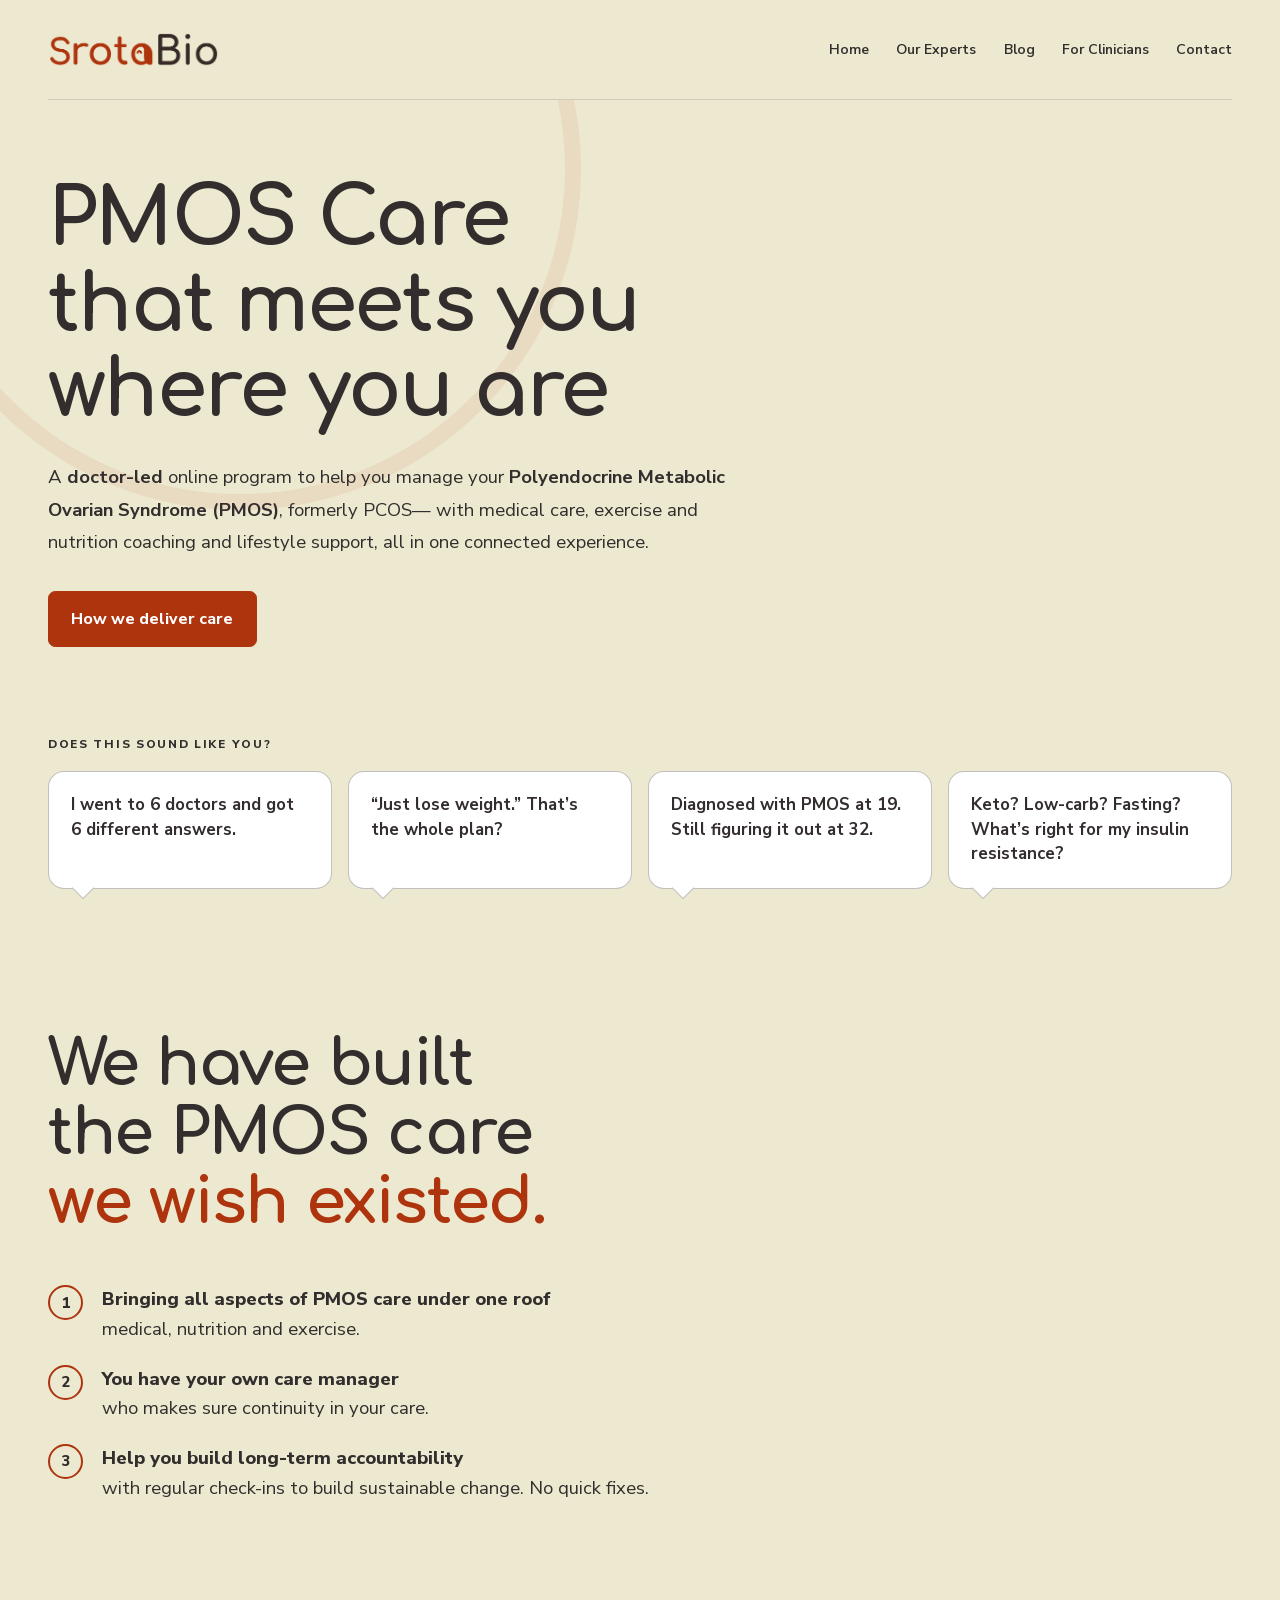
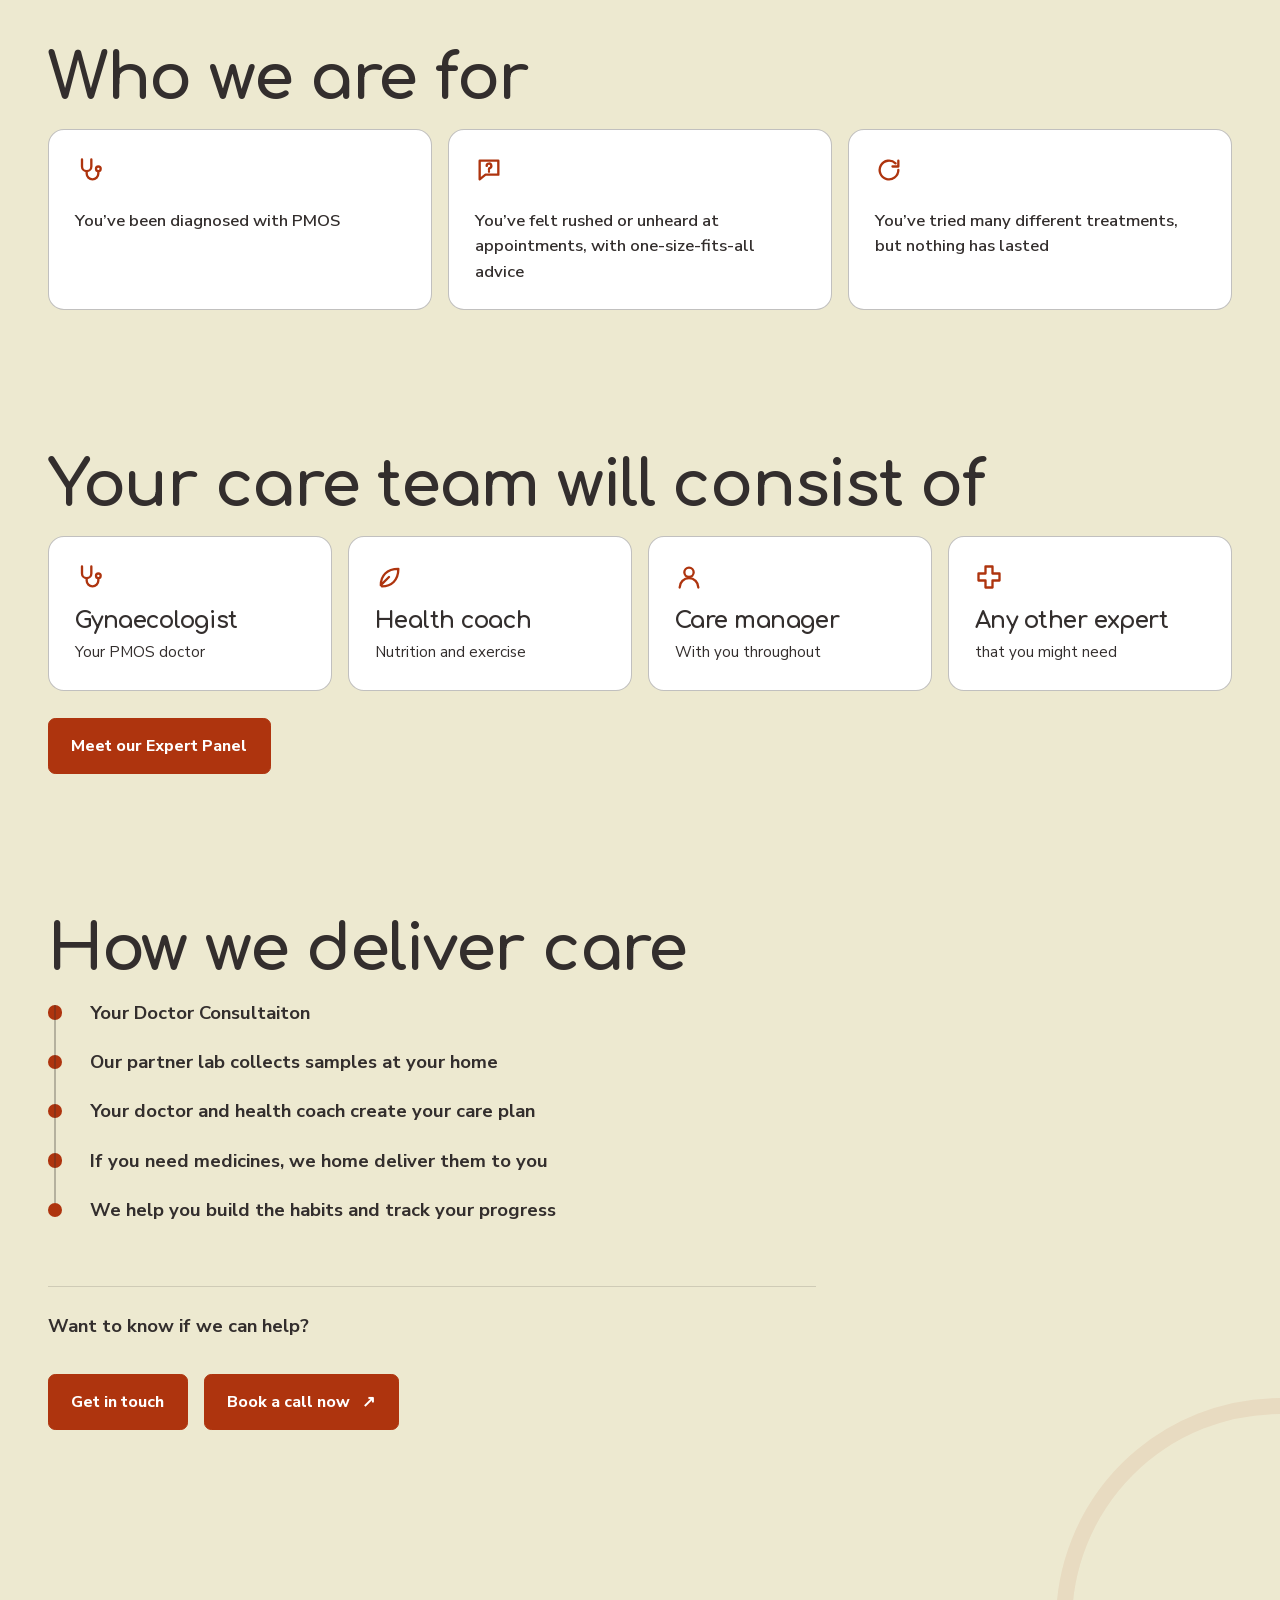
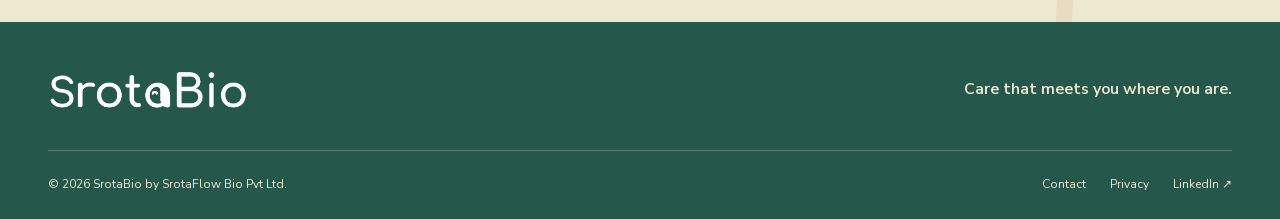
<file: index.html>
<!doctype html>
<html lang="en">
  <head>
    <script async src="https://www.googletagmanager.com/gtm.js?id=GTM-58PBRJK6"></script>
<script>
  window.dataLayer = window.dataLayer || [];
  function gtag(){dataLayer.push(arguments);}
  gtag('js', new Date());
</script>
    <meta charset="utf-8" />
    <meta name="viewport" content="width=device-width, initial-scale=1" />
    <meta
      name="description"
      content="SrotaBio is a clinician-led online care that connects medical guidance, practical lifestyle support and follow-through for women with PMOS."
    />
    <meta name="theme-color" content="#EDE9D0" />
    <meta property="og:title" content="SrotaBio" />
    <meta
      property="og:description"
      content="We meet you where you are. We’re building the PMOS care we wish existed."
    />
    <meta property="og:type" content="website" />
    <title>Online PMOS (PCOS) Care | SrotaBio</title>
    <link rel="canonical" href="https://srotabio.com/" />

    <meta property="og:site_name" content="SrotaBio" />
    <link rel="icon" href="./assets/identity/favicon.png?v=20261113-2" type="image/png" sizes="32x32" />
    <link rel="apple-touch-icon" href="./assets/identity/apple-touch-icon.png?v=20261113-2" />
    <link rel="stylesheet" href="./home.css?v=20261113-3" />
    <script defer src="./site-config.js?v=20261113-4"></script>
    <script defer src="./script.js?v=20261113-4"></script>
  <link rel="stylesheet" href="footer.css?v=20261113-6">
</head>
  <body>
    <a class="skip-link" href="#main-content">Skip to content</a>

    <header class="site-header" aria-label="Primary navigation">
      <a class="brand" href="./" aria-label="SrotaBio home" aria-current="page">
        <img
          class="brand__wordmark"
          src="./assets/identity/srotabio-wordmark-light.png?v=20261113-2"
          alt="SrotaBio"
          width="728"
          height="146"
        />
      </a>
      <button class="menu-toggle" aria-expanded="false" aria-controls="navigation">Menu <span aria-hidden="true">+</span></button>
      <nav class="site-nav" id="navigation" aria-label="Page navigation">
        <a class="site-nav__link" href="./" aria-current="page">Home</a>
        <a class="site-nav__link" href="./experts.html">Our Experts</a>
        <a class="site-nav__link" href="./blog.html">Blog</a>
        <a class="site-nav__link" href="./clinicians.html">For Clinicians</a>
        <a class="site-nav__link" href="./contact.html">Contact</a>
      </nav>
    </header>

    <main id="main-content">
      <section class="hero" id="top">
        <div class="hero__copy">
          <!--<p class="eyebrow">Clinician-led care.</p>-->
          <h1>PMOS Care that meets you where you are</h1>
          <p class="hero__summary">
            A <b>doctor-led</b> online program to help you manage your
            <b>Polyendocrine Metabolic Ovarian Syndrome (PMOS)</b>, formerly PCOS— with medical 
             care, exercise and nutrition coaching and lifestyle support, all in
            one connected experience.
          </p>
          <div class="hero__actions">
            <a class="button" href="#how-we-deliver-care">How we deliver care</a>
          </div>
        </div>
      </section>

      <section class="voices" aria-labelledby="voices-title">
        <p class="eyebrow">Does this sound like you?</p>
        <h2 class="sr-only" id="voices-title">What women with PMOS tell us</h2>
        <ul class="voices__list">
          <li class="voice">I went to 6 doctors and got 6 different answers.</li>
          <li class="voice">“Just lose weight.” That’s the whole plan?</li>
          <li class="voice">Diagnosed with PMOS at 19. Still figuring it out at 32.</li>
          <li class="voice">Keto? Low-carb? Fasting? What’s right for my insulin resistance?</li>
        </ul>
      </section>

      <section class="approach" aria-labelledby="approach-title">
       <!-- <p class="approach__question">So, what are we going to do about it?</p>-->
        <h2 id="approach-title">We have built the PMOS care <span>we wish existed.</span></h2>
        <ol class="approach__list">
          <li>
            <strong>Bringing all aspects of PMOS care under one roof</strong>
            medical, nutrition and exercise.
          </li>
          <li>
            <strong>You have your own care manager</strong>
            who makes sure continuity in your care.
          </li>
          <li>
            <strong>Help you build long-term accountability</strong>
            with regular check-ins to build sustainable change. No quick fixes.
          </li>
        </ol>
      </section>

      <section class="audience" aria-labelledby="audience-title">
        <h2 id="audience-title">Who we are for</h2>
        <ul class="card-grid card-grid--three">
          <li class="info-card">
            <svg class="info-card__icon" viewBox="0 0 24 24" aria-hidden="true"><path d="M6 3v6a4 4 0 0 0 8 0V3M10 13v2a5 5 0 0 0 10 0v-2"/><circle cx="20" cy="11" r="2"/></svg>
            <p>You’ve been diagnosed with PMOS</p>
          </li>
          <li class="info-card">
            <svg class="info-card__icon" viewBox="0 0 24 24" aria-hidden="true"><path d="M4 4h16v12H9l-5 4z"/><path d="M10 8.5a2 2 0 1 1 2.5 1.9c-.4.2-.5.5-.5.9v.4M12 13.5h.01"/></svg>
            <p>You’ve felt rushed or unheard at appointments, with one-size-fits-all advice</p>
          </li>
          <li class="info-card">
            <svg class="info-card__icon" viewBox="0 0 24 24" aria-hidden="true"><path d="M20 12a8 8 0 1 1-2.4-5.7M20 4v5h-5"/></svg>
            <p>You’ve tried many different treatments, but nothing has lasted</p>
          </li>
        </ul>
      </section>

      <section class="care-team" aria-labelledby="care-team-title">
        <h2 id="care-team-title">Your care team will consist of</h2>
        <ul class="card-grid card-grid--four">
          <li class="team-card">
            <svg class="info-card__icon" viewBox="0 0 24 24" aria-hidden="true"><path d="M6 3v6a4 4 0 0 0 8 0V3M10 13v2a5 5 0 0 0 10 0v-2"/><circle cx="20" cy="11" r="2"/></svg>
            <h3>Gynaecologist</h3>
            <p>Your PMOS doctor</p>
          </li>
          <li class="team-card">
            <svg class="info-card__icon" viewBox="0 0 24 24" aria-hidden="true"><path d="M5 19c0-8 5-14 15-14 0 10-6 15-14 15M5 19l7-7"/></svg>
            <h3>Health coach</h3>
            <p>Nutrition and exercise</p>
          </li>
          <li class="team-card">
            <svg class="info-card__icon" viewBox="0 0 24 24" aria-hidden="true"><circle cx="12" cy="8" r="4"/><path d="M4 21a8 8 0 0 1 16 0"/></svg>
            <h3>Care manager</h3>
            <p>With you throughout</p>
          </li>
          <li class="team-card">
            <svg class="info-card__icon" viewBox="0 0 24 24" aria-hidden="true"><path d="M9 3h6v6h6v6h-6v6H9v-6H3V9h6z"/></svg>
            <h3>Any other expert</h3>
            <p>that you might need</p>
          </li>
        </ul>
        <br>
        <div class="hero__actions">
            <a class="button" href="./experts.html#expert-panel">Meet our Expert Panel</a>
          </div>
      </section>

      <section class="delivery" id="how-we-deliver-care" aria-labelledby="delivery-title">
        <h2 id="delivery-title">How we deliver care</h2>
        <ol class="timeline">
          <li>Your Doctor Consultaiton</li>
          <li>Our partner lab collects samples at your home</li>
          <li>Your doctor and health coach create your care plan</li>
          <li>If you need medicines, we home deliver them to you</li>
          <li>We help you build the habits and track your progress</li>
        </ol>
        <p class="delivery__note">
          <strong>Want to know if we can help?</strong>
        </p>
        <div class="delivery__actions">
          <a class="button" href="mailto:contact@srotabio.com">Get in touch</a>
          <span data-book-call hidden>
          <a class="button" href="#" target="_blank" rel="noopener">Book a call now <span aria-hidden="true">↗</span></a>
          </span>
        </div>
      </section>
    </main>

    <footer class="site-footer">
<div class="wrap">
<div class="footer-top"><a class="brand" href="./"><img src="assets/identity/srotabio-wordmark-dark.png?v=20261113-2" width="728" height="146" alt="SrotaBio"></a>
<p>Care that meets you where you are.</p>
</div>
<div class="footer-bottom"><span>© <span id="year">2026</span> SrotaBio <span class="footer-legal">by SrotaFlow Bio Pvt Ltd.</span></span>
<div><a href="contact.html">Contact</a><a href="privacy.html">Privacy</a><a href="https://www.linkedin.com/company/srotabio/">LinkedIn ↗</a>
</div>
</div>
</div>
</footer>
  </body>
</html>
</file>
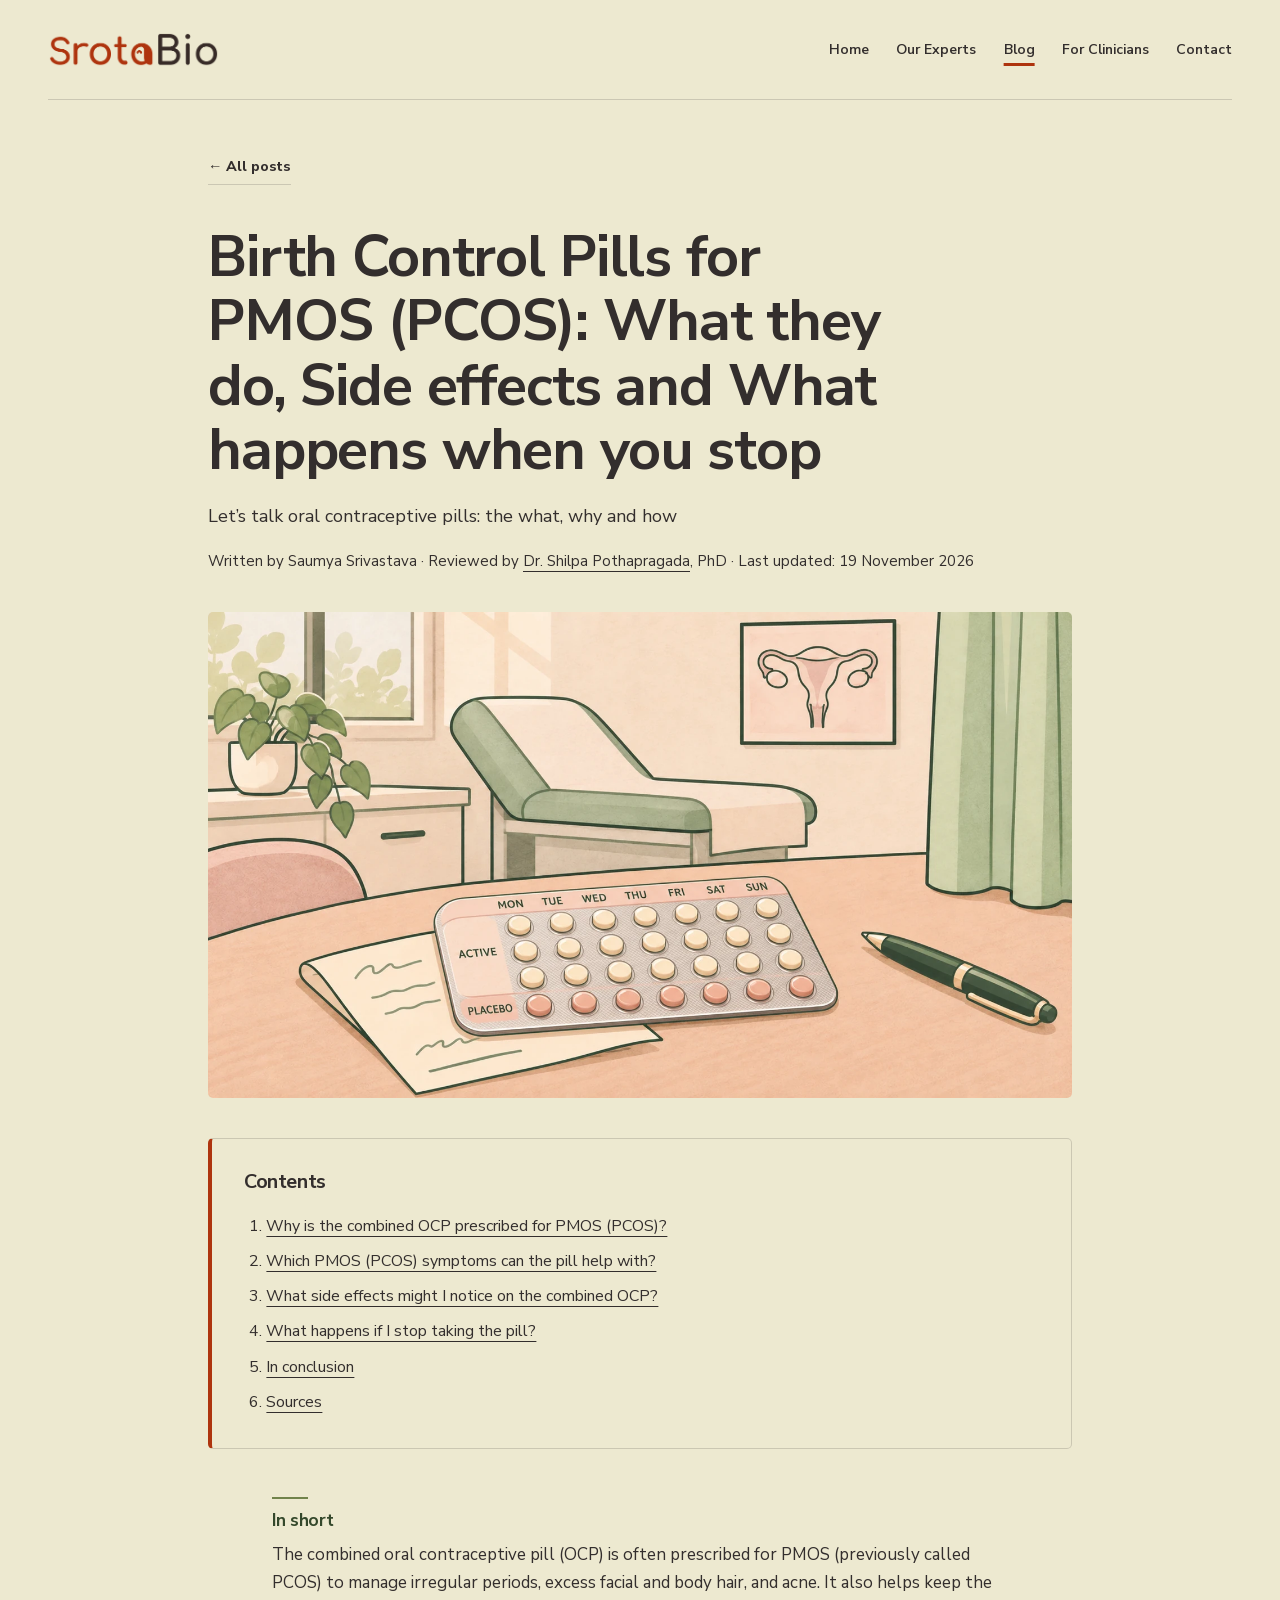
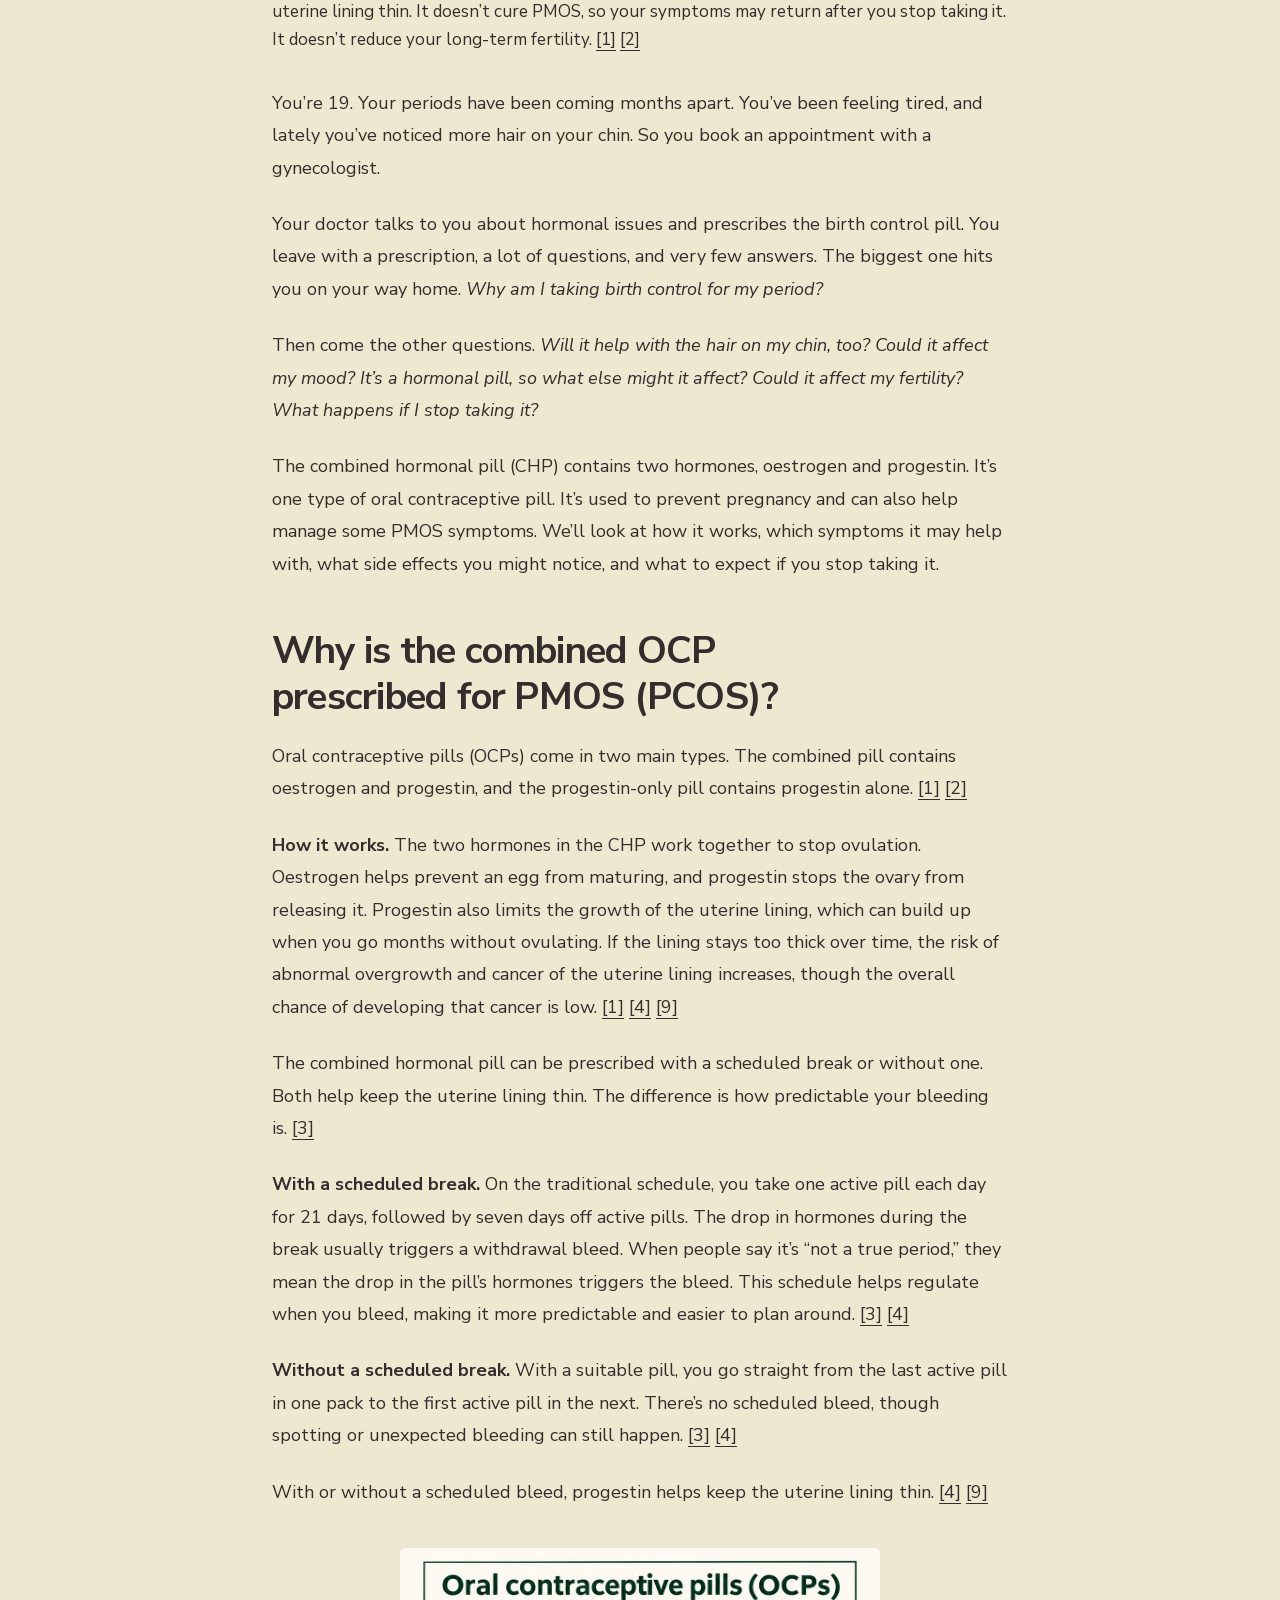
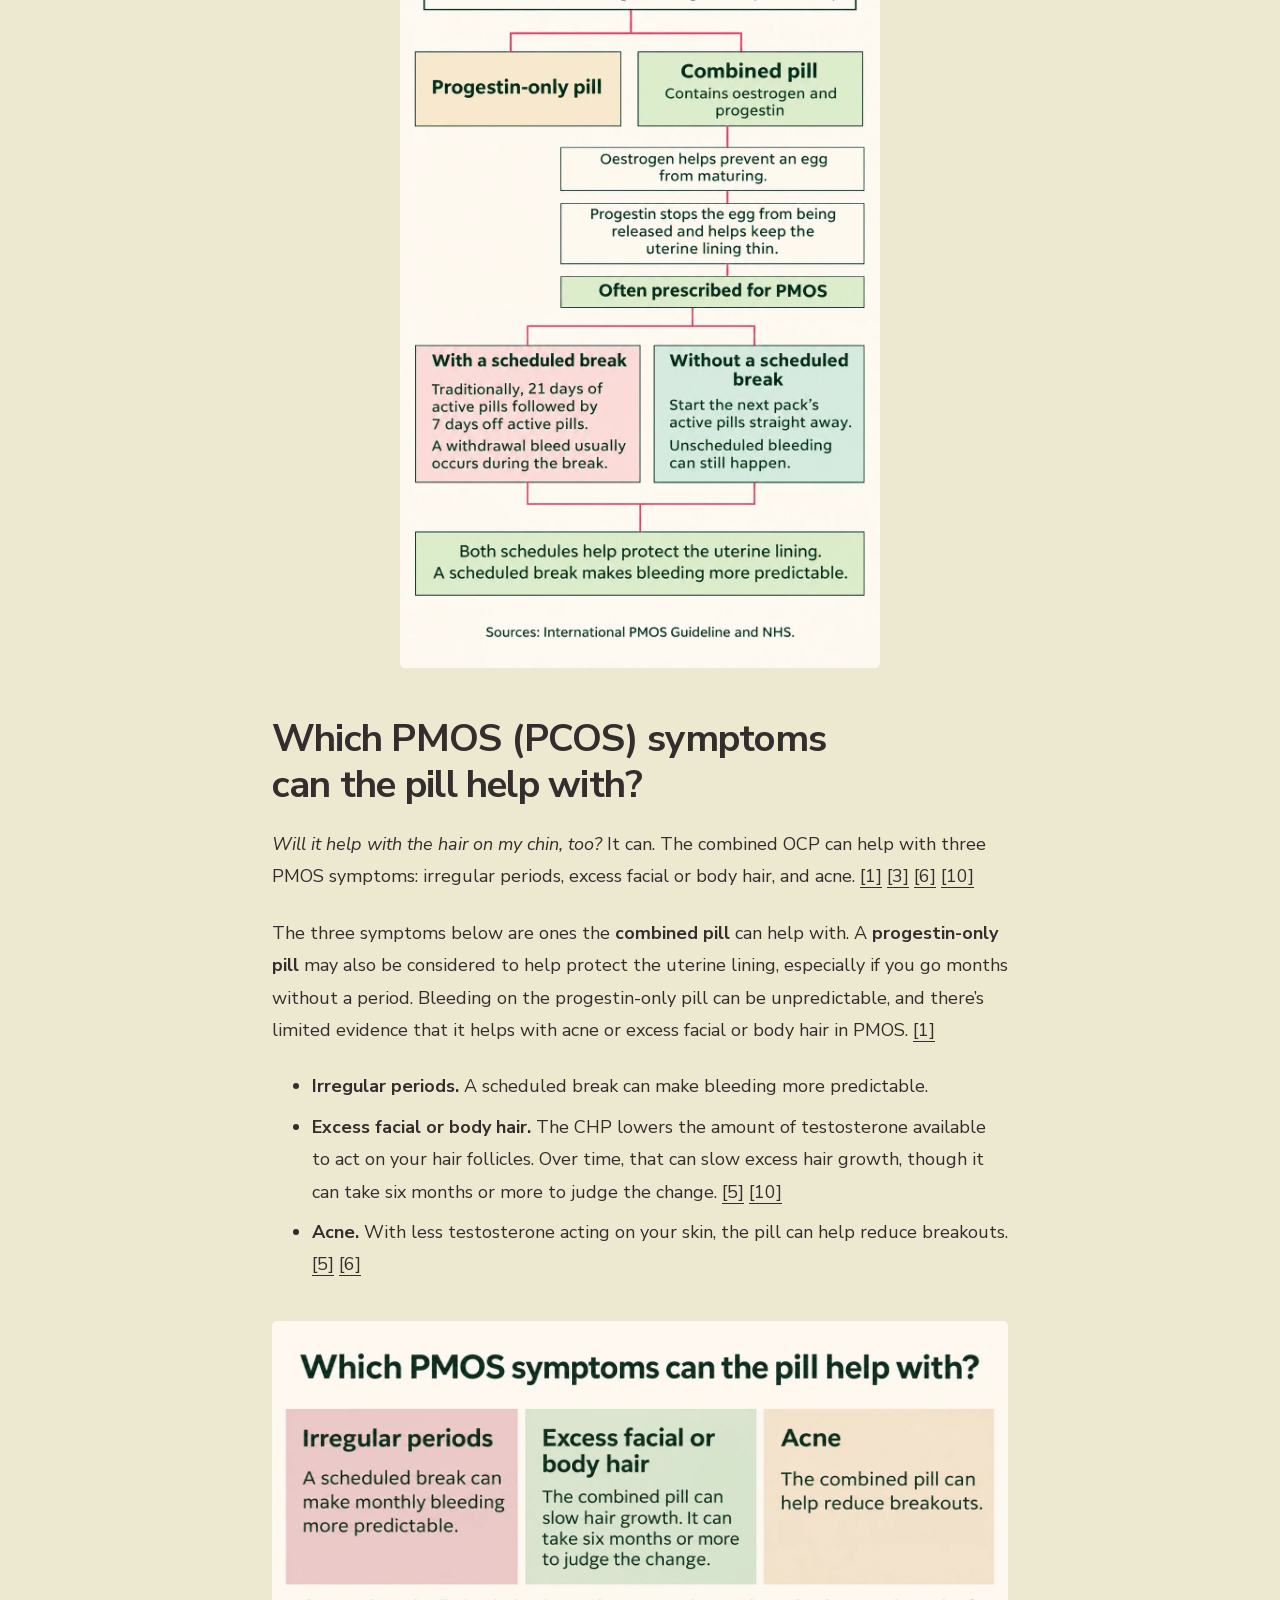
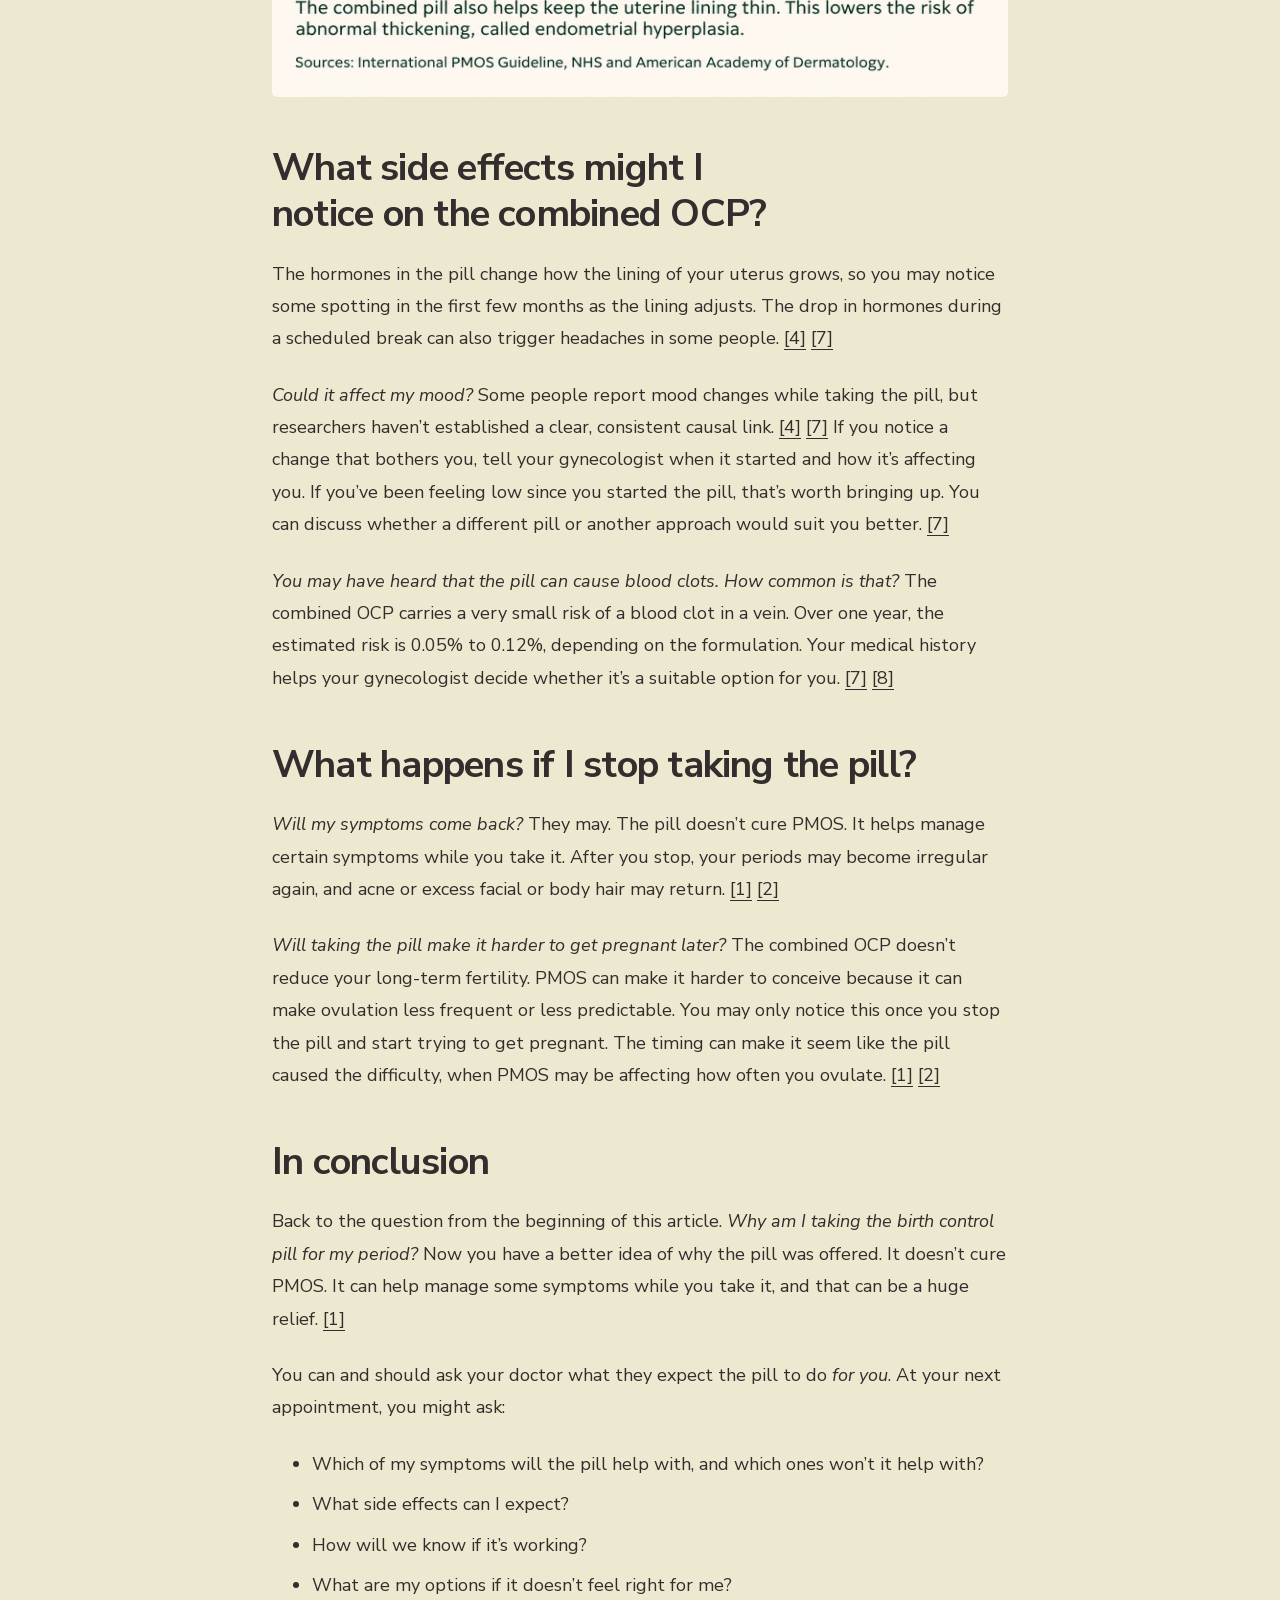
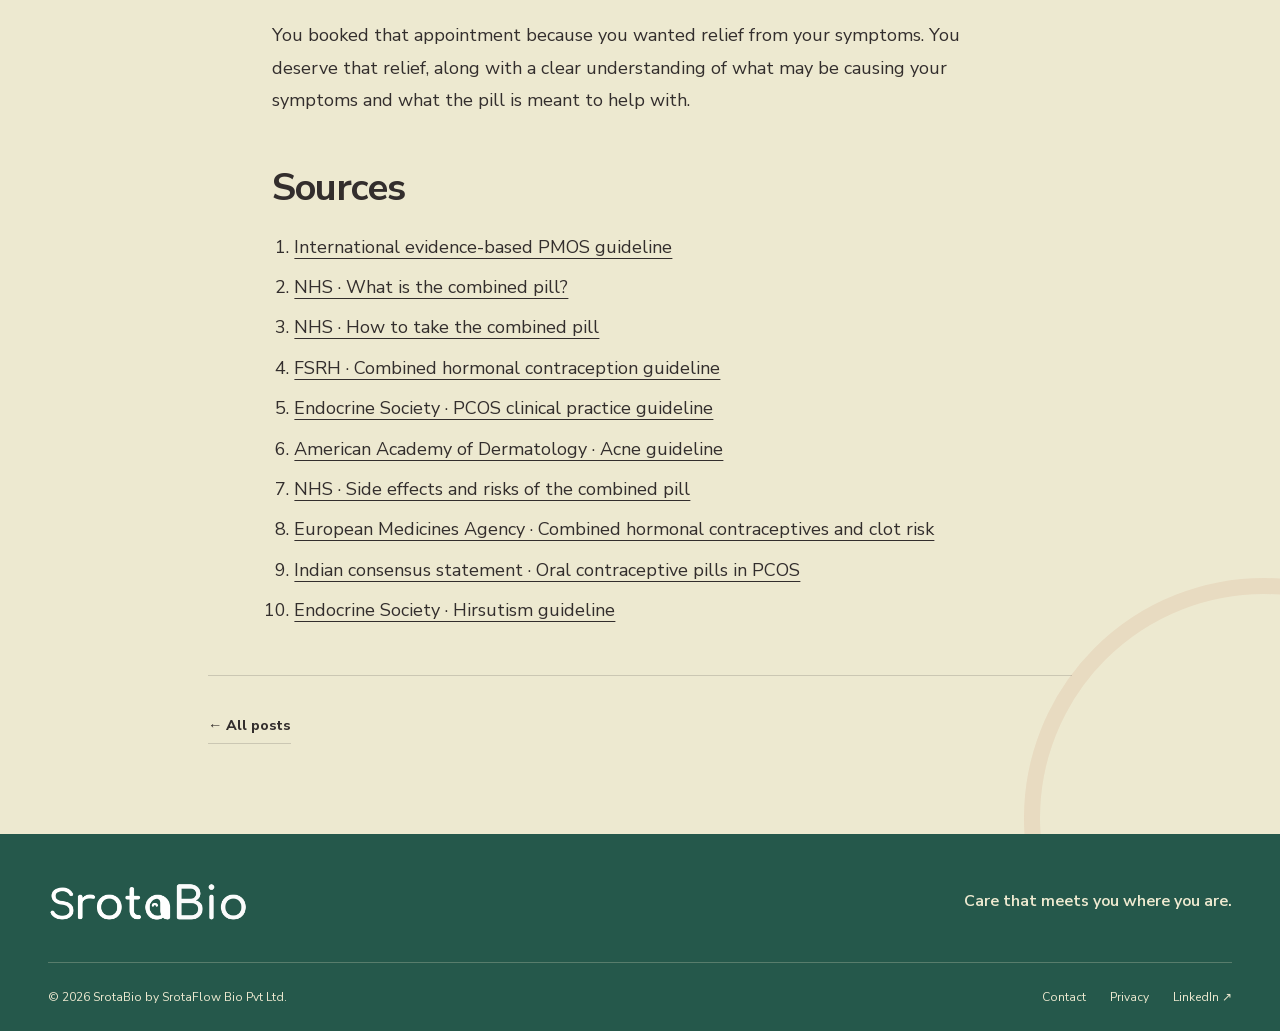
<file: birth-control-pill-pmos-pcos/index.html>
<!doctype html>
<html lang="en">
<head>
    <script async src="https://www.googletagmanager.com/gtm.js?id=GTM-58PBRJK6"></script>
<script>
  window.dataLayer = window.dataLayer || [];
  function gtag(){dataLayer.push(arguments);}
  gtag('js', new Date());
</script>
<meta charset="utf-8">
<meta name="viewport" content="width=device-width, initial-scale=1"><title>Birth Control Pills for PMOS (PCOS): What they do, Side effects and What happens when you stop · SrotaBio</title>
<meta name="description" content="Why the birth control pill is prescribed for PMOS (PCOS), which symptoms it helps with, side effects, and what happens when you stop.">
<meta name="theme-color" content="#EDE9D0">
<meta property="og:title" content="Birth Control Pills for PMOS (PCOS): What they do, Side effects and What happens when you stop · SrotaBio">
<meta property="og:description" content="Why the birth control pill is prescribed for PMOS (PCOS), which symptoms it helps with, side effects, and what happens when you stop.">
<meta property="og:type" content="article">
<meta property="og:site_name" content="SrotaBio">
<link rel="icon" href="../assets/identity/favicon.png?v=20261113-2" sizes="32x32">
<link rel="apple-touch-icon" href="../assets/identity/apple-touch-icon.png?v=20261113-2">
<link rel="stylesheet" href="../styles.css?v=20261113-1">
<script defer src="../site-config.js?v=20261113-4">
</script>
<script defer src="../script.js?v=20261113-4">
</script>
<link rel="stylesheet" href="../footer.css?v=20261113-6">
<link rel="stylesheet" href="../blog.css">
<link rel="canonical" href="https://srotabio.com/birth-control-pill-pmos-pcos/">
<meta property="og:url" content="https://srotabio.com/birth-control-pill-pmos-pcos/">
<meta property="og:image" content="https://srotabio.com/assets/blog/birth-control-pill-pmos-pcos/birth-control-pills.webp">
<script type="application/ld+json">
{
  "@context": "https://schema.org",
  "@type": "MedicalWebPage",
  "headline": "Birth Control Pills for PMOS (PCOS): What They Do, Side Effects and Stopping",
  "description": "Why the birth control pill is prescribed for PMOS (PCOS), which symptoms it helps with, side effects, and what happens when you stop.",
  "url": "https://srotabio.com/birth-control-pill-pmos-pcos/",
  "inLanguage": "en",
  "datePublished": "2026-11-19",
  "dateModified": "2026-11-19",
  "lastReviewed": "2026-11-19",
  "author": {
    "@type": "Person",
    "name": "Saumya Srivastava"
  },
  "reviewedBy": {
    "@type": "Person",
    "name": "Dr. Shilpa Pothapragada",
    "honorificSuffix": "PhD",
    "jobTitle": "Chief Scientific Advisor, SrotaBio"
  },
  "publisher": {
    "@type": "Organization",
    "name": "SrotaBio",
    "url": "https://srotabio.com"
  },
  "about": {
    "@type": "MedicalCondition",
    "name": "Polyendocrine metabolic ovarian syndrome (PMOS)",
    "alternateName": "Polycystic ovary syndrome (PCOS)"
  },
  "mentions": {
    "@type": "Drug",
    "name": "Combined oral contraceptive pill",
    "alternateName": "Combined hormonal pill"
  },
  "citation": [
    "https://www.monash.edu/medicine/mchri/pcos/guideline",
    "https://www.nhs.uk/contraception/methods-of-contraception/combined-pill/what-is-it/",
    "https://www.nhs.uk/contraception/methods-of-contraception/combined-pill/how-to-take-it/",
    "https://www.cosrh.org/Common/Uploaded%20files/documents/fsrh-guideline-combined-hormonal-contraception-october-2023.pdf",
    "https://pmc.ncbi.nlm.nih.gov/articles/PMC5399492/",
    "https://www.aad.org/member/clinical-quality/guidelines/acne",
    "https://www.nhs.uk/contraception/methods-of-contraception/combined-pill/side-effects/",
    "https://www.ema.europa.eu/en/documents/referral/benefits-combined-hormonal-contraceptives-chcs-continue-outweigh-risks_en.pdf",
    "https://pmc.ncbi.nlm.nih.gov/articles/PMC6094524/",
    "https://www.endocrine.org/clinical-practice-guidelines/hirsutism"
  ]
}
</script>
</head>
<body class="blog-page">
<a class="skip-link" href="#main">Skip to content</a>
<header class="site-header wrap"><a class="brand" href="../" aria-label="SrotaBio home"><img src="../assets/identity/srotabio-wordmark-light.png?v=20261113-2" width="728" height="146" alt="SrotaBio"></a>
<button class="menu-toggle" aria-expanded="false" aria-controls="navigation">Menu <span aria-hidden="true">+</span>
</button>
<nav id="navigation" aria-label="Main navigation"><a href="../">Home</a><a href="../experts.html">Our Experts</a><a href="../blog.html" aria-current="location">Blog</a><a href="../clinicians.html">For Clinicians</a><a href="../contact.html">Contact</a>
</nav>
</header>
<main id="main">
<article class="post post-pill wrap">
<header class="post-header">
<a class="text-link" href="../blog.html">← All posts</a>
<h1>Birth Control Pills for PMOS (PCOS): What they do, Side effects and What happens when you stop</h1>
<p class="post-subtitle">Let’s talk oral contraceptive pills: the what, why and how</p>
<p class="post-byline">Written by Saumya Srivastava · Reviewed by <a href="../experts.html">Dr. Shilpa Pothapragada</a>, PhD · Last updated: <time datetime="2026-11-19">19 November 2026</time></p>
</header>
<figure class="post-figure">
<img src="../assets/blog/birth-control-pill-pmos-pcos/birth-control-pills.webp" width="1536" height="864" alt="Illustration of a birth control pill pack on a desk in a clinic" fetchpriority="high">
</figure>
<nav class="post-contents" aria-labelledby="contents-title">
<h2 id="contents-title">Contents</h2>
<ol>
<li><a href="#why-the-pill-is-prescribed">Why is the combined OCP prescribed for PMOS (PCOS)?</a></li>
<li><a href="#symptoms-the-pill-can-help-with">Which PMOS (PCOS) symptoms can the pill help with?</a></li>
<li><a href="#possible-side-effects">What side effects might I notice on the combined OCP?</a></li>
<li><a href="#what-happens-when-you-stop">What happens if I stop taking the pill?</a></li>
<li><a href="#conclusion">In conclusion</a></li>
<li><a href="#sources">Sources</a></li>
</ol>
</nav>
<div class="post-body">
<section class="post-summary" aria-labelledby="in-short">
<h2 id="in-short">In short</h2>
<p>The combined oral contraceptive pill (OCP) is often prescribed for PMOS (previously called PCOS) to manage irregular periods, excess facial and body hair, and acne. It also helps keep the uterine lining thin. It doesn’t cure PMOS, so your symptoms may return after you stop taking it. It doesn’t reduce your long-term fertility. <a href="https://www.monash.edu/medicine/mchri/pcos/guideline">[1]</a> <a href="https://www.nhs.uk/contraception/methods-of-contraception/combined-pill/what-is-it/">[2]</a></p>
</section>
<p>You’re 19. Your periods have been coming months apart. You’ve been feeling tired, and lately you’ve noticed more hair on your chin. So you book an appointment with a gynecologist.</p>
<p>Your doctor talks to you about hormonal issues and prescribes the birth control pill. You leave with a prescription, a lot of questions, and very few answers. The biggest one hits you on your way home. <em>Why am I taking birth control for my period?</em></p>
<p>Then come the other questions. <em>Will it help with the hair on my chin, too? Could it affect my mood? It’s a hormonal pill, so what else might it affect? Could it affect my fertility? What happens if I stop taking it?</em></p>
<p>The combined hormonal pill (CHP) contains two hormones, oestrogen and progestin. It’s one type of oral contraceptive pill. It’s used to prevent pregnancy and can also help manage some PMOS symptoms. We’ll look at how it works, which symptoms it may help with, what side effects you might notice, and what to expect if you stop taking it.</p>
<h2 id="why-the-pill-is-prescribed">Why is the combined OCP prescribed for PMOS (PCOS)?</h2>
<p>Oral contraceptive pills (OCPs) come in two main types. The combined pill contains oestrogen and progestin, and the progestin-only pill contains progestin alone. <a href="https://www.monash.edu/medicine/mchri/pcos/guideline">[1]</a> <a href="https://www.nhs.uk/contraception/methods-of-contraception/combined-pill/what-is-it/">[2]</a></p>
<p><strong>How it works.</strong> The two hormones in the CHP work together to stop ovulation. Oestrogen helps prevent an egg from maturing, and progestin stops the ovary from releasing it. Progestin also limits the growth of the uterine lining, which can build up when you go months without ovulating. If the lining stays too thick over time, the risk of abnormal overgrowth and cancer of the uterine lining increases, though the overall chance of developing that cancer is low. <a href="https://www.monash.edu/medicine/mchri/pcos/guideline">[1]</a> <a href="https://www.cosrh.org/Common/Uploaded%20files/documents/fsrh-guideline-combined-hormonal-contraception-october-2023.pdf">[4]</a> <a href="https://pmc.ncbi.nlm.nih.gov/articles/PMC6094524/">[9]</a></p>
<p>The combined hormonal pill can be prescribed with a scheduled break or without one. Both help keep the uterine lining thin. The difference is how predictable your bleeding is. <a href="https://www.nhs.uk/contraception/methods-of-contraception/combined-pill/how-to-take-it/">[3]</a></p>
<p><strong>With a scheduled break.</strong> On the traditional schedule, you take one active pill each day for 21 days, followed by seven days off active pills. The drop in hormones during the break usually triggers a withdrawal bleed. When people say it’s “not a true period,” they mean the drop in the pill’s hormones triggers the bleed. This schedule helps regulate when you bleed, making it more predictable and easier to plan around. <a href="https://www.nhs.uk/contraception/methods-of-contraception/combined-pill/how-to-take-it/">[3]</a> <a href="https://www.cosrh.org/Common/Uploaded%20files/documents/fsrh-guideline-combined-hormonal-contraception-october-2023.pdf">[4]</a></p>
<p><strong>Without a scheduled break.</strong> With a suitable pill, you go straight from the last active pill in one pack to the first active pill in the next. There’s no scheduled bleed, though spotting or unexpected bleeding can still happen. <a href="https://www.nhs.uk/contraception/methods-of-contraception/combined-pill/how-to-take-it/">[3]</a> <a href="https://www.cosrh.org/Common/Uploaded%20files/documents/fsrh-guideline-combined-hormonal-contraception-october-2023.pdf">[4]</a></p>
<p>With or without a scheduled bleed, progestin helps keep the uterine lining thin. <a href="https://www.cosrh.org/Common/Uploaded%20files/documents/fsrh-guideline-combined-hormonal-contraception-october-2023.pdf">[4]</a> <a href="https://pmc.ncbi.nlm.nih.gov/articles/PMC6094524/">[9]</a></p>
<figure class="post-figure post-figure--portrait">
<a href="../assets/blog/birth-control-pill-pmos-pcos/pill-schedules.webp" aria-label="Open image at full size: Flowchart comparing progestin-only and combined pills. The combined pill contains oestrogen and progestin. Taking it with a break makes bleeding more predictable. Both schedules protect the uterine lining, and unscheduled bleeding can still occur on the continuous schedule."><img src="../assets/blog/birth-control-pill-pmos-pcos/pill-schedules.webp" width="1024" height="1536" alt="Flowchart comparing progestin-only and combined pills. The combined pill contains oestrogen and progestin. Taking it with a break makes bleeding more predictable. Both schedules protect the uterine lining, and unscheduled bleeding can still occur on the continuous schedule." loading="lazy" decoding="async"></a>
</figure>
<h2 id="symptoms-the-pill-can-help-with">Which PMOS (PCOS) symptoms can the pill help with?</h2>
<p><em>Will it help with the hair on my chin, too?</em> It can. The combined OCP can help with three PMOS symptoms: irregular periods, excess facial or body hair, and acne. <a href="https://www.monash.edu/medicine/mchri/pcos/guideline">[1]</a> <a href="https://www.nhs.uk/contraception/methods-of-contraception/combined-pill/how-to-take-it/">[3]</a> <a href="https://www.aad.org/member/clinical-quality/guidelines/acne">[6]</a> <a href="https://www.endocrine.org/clinical-practice-guidelines/hirsutism">[10]</a></p>
<p>The three symptoms below are ones the <strong>combined pill</strong> can help with. A <strong>progestin-only pill</strong> may also be considered to help protect the uterine lining, especially if you go months without a period. Bleeding on the progestin-only pill can be unpredictable, and there’s limited evidence that it helps with acne or excess facial or body hair in PMOS. <a href="https://www.monash.edu/medicine/mchri/pcos/guideline">[1]</a></p>
<ul>
<li><strong>Irregular periods.</strong> A scheduled break can make bleeding more predictable.</li>
<li><strong>Excess facial or body hair.</strong> The CHP lowers the amount of testosterone available to act on your hair follicles. Over time, that can slow excess hair growth, though it can take six months or more to judge the change. <a href="https://pmc.ncbi.nlm.nih.gov/articles/PMC5399492/">[5]</a> <a href="https://www.endocrine.org/clinical-practice-guidelines/hirsutism">[10]</a></li>
<li><strong>Acne.</strong> With less testosterone acting on your skin, the pill can help reduce breakouts. <a href="https://pmc.ncbi.nlm.nih.gov/articles/PMC5399492/">[5]</a> <a href="https://www.aad.org/member/clinical-quality/guidelines/acne">[6]</a></li>
</ul>
<figure class="post-figure">
<a href="../assets/blog/birth-control-pill-pmos-pcos/symptoms-the-pill-can-help-with.webp" aria-label="Open image at full size: Infographic showing how combined pills can help with irregular periods, excess facial or body hair, and acne, and help keep the uterine lining thin."><img src="../assets/blog/birth-control-pill-pmos-pcos/symptoms-the-pill-can-help-with.webp" width="1536" height="786" alt="Infographic showing how combined pills can help with irregular periods, excess facial or body hair, and acne, and help keep the uterine lining thin." loading="lazy" decoding="async"></a>
</figure>
<h2 id="possible-side-effects">What side effects might I notice on the combined OCP?</h2>
<p>The hormones in the pill change how the lining of your uterus grows, so you may notice some spotting in the first few months as the lining adjusts. The drop in hormones during a scheduled break can also trigger headaches in some people. <a href="https://www.cosrh.org/Common/Uploaded%20files/documents/fsrh-guideline-combined-hormonal-contraception-october-2023.pdf">[4]</a> <a href="https://www.nhs.uk/contraception/methods-of-contraception/combined-pill/side-effects/">[7]</a></p>
<p><em>Could it affect my mood?</em> Some people report mood changes while taking the pill, but researchers haven’t established a clear, consistent causal link. <a href="https://www.cosrh.org/Common/Uploaded%20files/documents/fsrh-guideline-combined-hormonal-contraception-october-2023.pdf">[4]</a> <a href="https://www.nhs.uk/contraception/methods-of-contraception/combined-pill/side-effects/">[7]</a> If you notice a change that bothers you, tell your gynecologist when it started and how it’s affecting you. If you’ve been feeling low since you started the pill, that’s worth bringing up. You can discuss whether a different pill or another approach would suit you better. <a href="https://www.nhs.uk/contraception/methods-of-contraception/combined-pill/side-effects/">[7]</a></p>
<p><em>You may have heard that the pill can cause blood clots. How common is that?</em> The combined OCP carries a very small risk of a blood clot in a vein. Over one year, the estimated risk is 0.05% to 0.12%, depending on the formulation. Your medical history helps your gynecologist decide whether it’s a suitable option for you. <a href="https://www.nhs.uk/contraception/methods-of-contraception/combined-pill/side-effects/">[7]</a> <a href="https://www.ema.europa.eu/en/documents/referral/benefits-combined-hormonal-contraceptives-chcs-continue-outweigh-risks_en.pdf">[8]</a></p>
<h2 id="what-happens-when-you-stop">What happens if I stop taking the pill?</h2>
<p><em>Will my symptoms come back?</em> They may. The pill doesn’t cure PMOS. It helps manage certain symptoms while you take it. After you stop, your periods may become irregular again, and acne or excess facial or body hair may return. <a href="https://www.monash.edu/medicine/mchri/pcos/guideline">[1]</a> <a href="https://www.nhs.uk/contraception/methods-of-contraception/combined-pill/what-is-it/">[2]</a></p>
<p><em>Will taking the pill make it harder to get pregnant later?</em> The combined OCP doesn’t reduce your long-term fertility. PMOS can make it harder to conceive because it can make ovulation less frequent or less predictable. You may only notice this once you stop the pill and start trying to get pregnant. The timing can make it seem like the pill caused the difficulty, when PMOS may be affecting how often you ovulate. <a href="https://www.monash.edu/medicine/mchri/pcos/guideline">[1]</a> <a href="https://www.nhs.uk/contraception/methods-of-contraception/combined-pill/what-is-it/">[2]</a></p>
<h2 id="conclusion">In conclusion</h2>
<p>Back to the question from the beginning of this article. <em>Why am I taking the birth control pill for my period?</em> Now you have a better idea of why the pill was offered. It doesn’t cure PMOS. It can help manage some symptoms while you take it, and that can be a huge relief. <a href="https://www.monash.edu/medicine/mchri/pcos/guideline">[1]</a></p>
<p>You can and should ask your doctor what they expect the pill to do <em>for you</em>. At your next appointment, you might ask:</p>
<ul>
<li>Which of my symptoms will the pill help with, and which ones won’t it help with?</li>
<li>What side effects can I expect?</li>
<li>How will we know if it’s working?</li>
<li>What are my options if it doesn’t feel right for me?</li>
</ul>
<p>You booked that appointment because you wanted relief from your symptoms. You deserve that relief, along with a clear understanding of what may be causing your symptoms and what the pill is meant to help with.</p>
<h2 id="sources">Sources</h2>
<ol class="post-sources">
<li><a href="https://www.monash.edu/medicine/mchri/pcos/guideline">International evidence-based PMOS guideline</a></li>
<li><a href="https://www.nhs.uk/contraception/methods-of-contraception/combined-pill/what-is-it/">NHS · What is the combined pill?</a></li>
<li><a href="https://www.nhs.uk/contraception/methods-of-contraception/combined-pill/how-to-take-it/">NHS · How to take the combined pill</a></li>
<li><a href="https://www.cosrh.org/Common/Uploaded%20files/documents/fsrh-guideline-combined-hormonal-contraception-october-2023.pdf">FSRH · Combined hormonal contraception guideline</a></li>
<li><a href="https://pmc.ncbi.nlm.nih.gov/articles/PMC5399492/">Endocrine Society · PCOS clinical practice guideline</a></li>
<li><a href="https://www.aad.org/member/clinical-quality/guidelines/acne">American Academy of Dermatology · Acne guideline</a></li>
<li><a href="https://www.nhs.uk/contraception/methods-of-contraception/combined-pill/side-effects/">NHS · Side effects and risks of the combined pill</a></li>
<li><a href="https://www.ema.europa.eu/en/documents/referral/benefits-combined-hormonal-contraceptives-chcs-continue-outweigh-risks_en.pdf">European Medicines Agency · Combined hormonal contraceptives and clot risk</a></li>
<li><a href="https://pmc.ncbi.nlm.nih.gov/articles/PMC6094524/">Indian consensus statement · Oral contraceptive pills in PCOS</a></li>
<li><a href="https://www.endocrine.org/clinical-practice-guidelines/hirsutism">Endocrine Society · Hirsutism guideline</a></li>
</ol>
</div>
<footer class="post-footer"><a class="text-link" href="../blog.html">← All posts</a></footer>
</article>
</main>
<footer class="site-footer">
<div class="wrap">
<div class="footer-top"><a class="brand" href="../"><img src="../assets/identity/srotabio-wordmark-dark.png?v=20261113-2" width="728" height="146" alt="SrotaBio"></a>
<p>Care that meets you where you are.</p>
</div>
<div class="footer-bottom"><span>© <span id="year">2026</span> SrotaBio <span class="footer-legal">by SrotaFlow Bio Pvt Ltd.</span></span>
<div><a href="../contact.html">Contact</a><a href="../privacy.html">Privacy</a><a href="https://www.linkedin.com/company/srotabio/">LinkedIn ↗</a>
</div>
</div>
</div>
</footer>
</body>
</html>
</file>
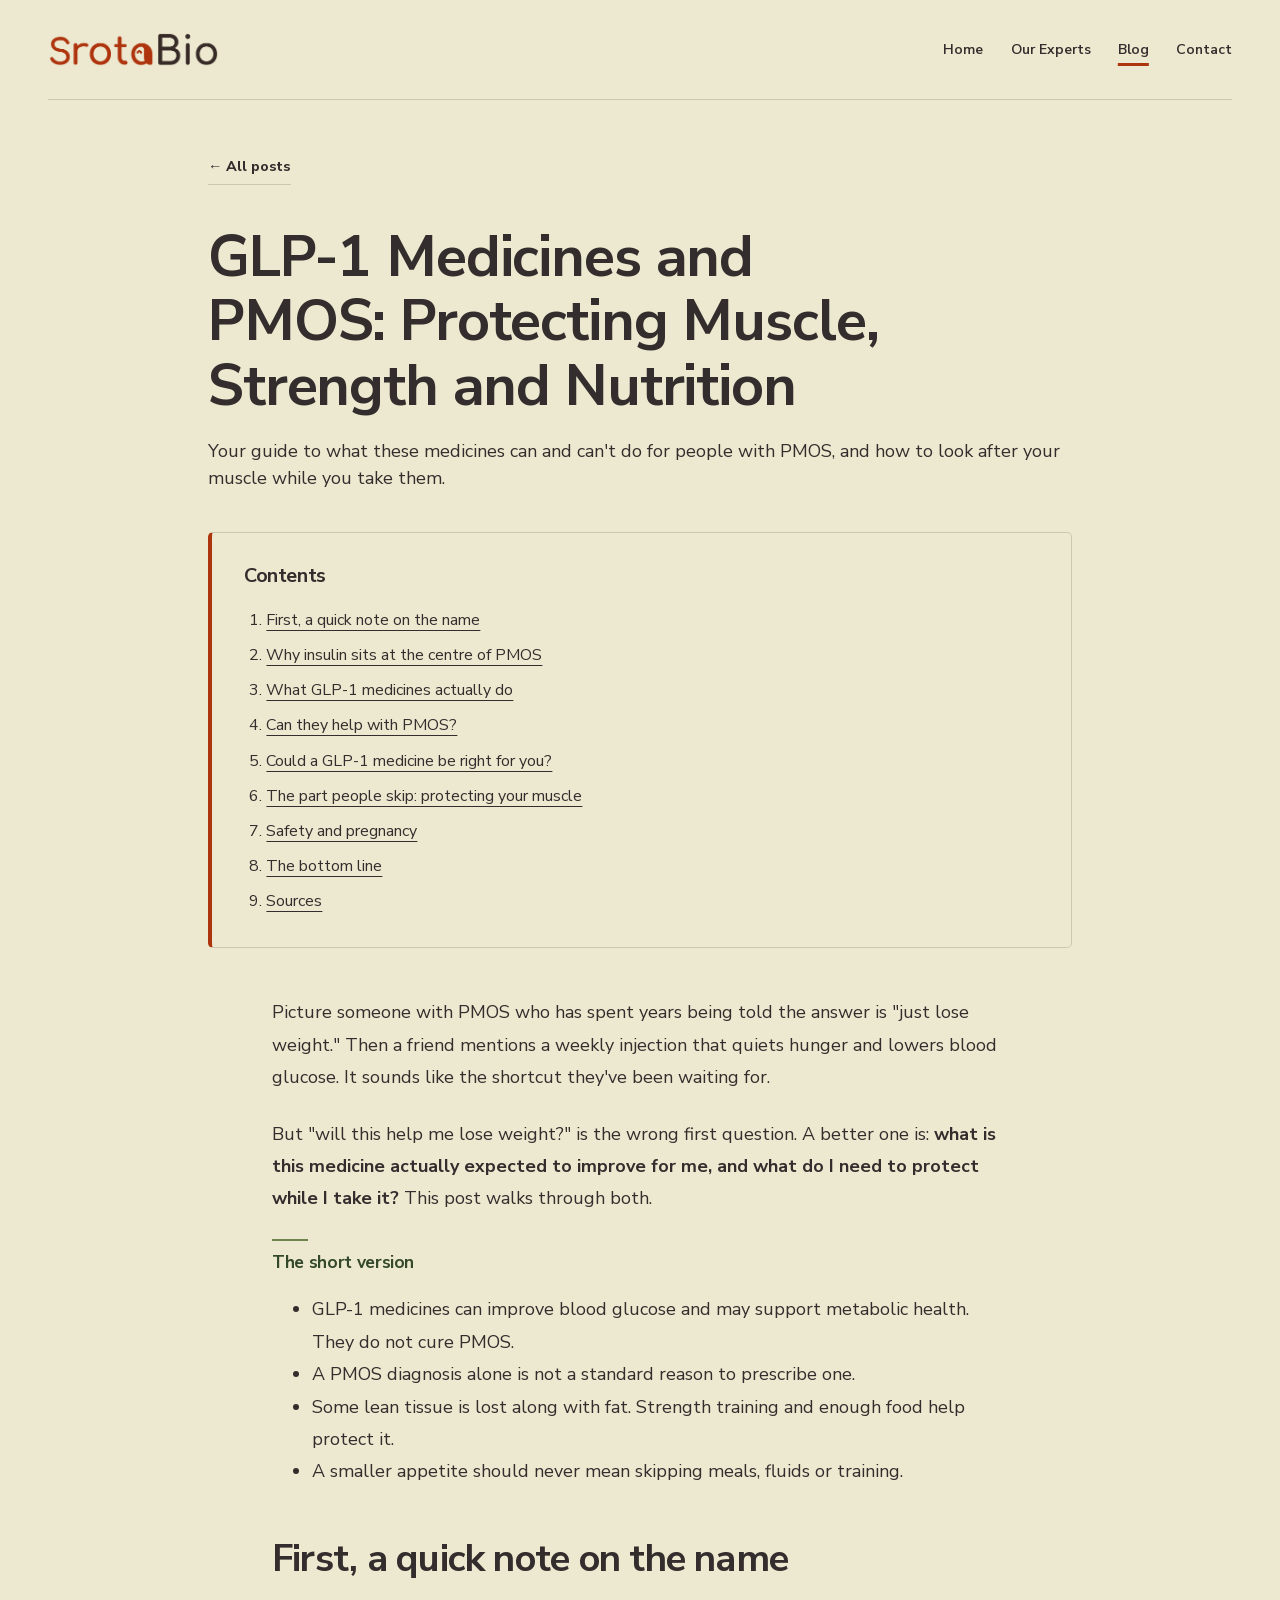
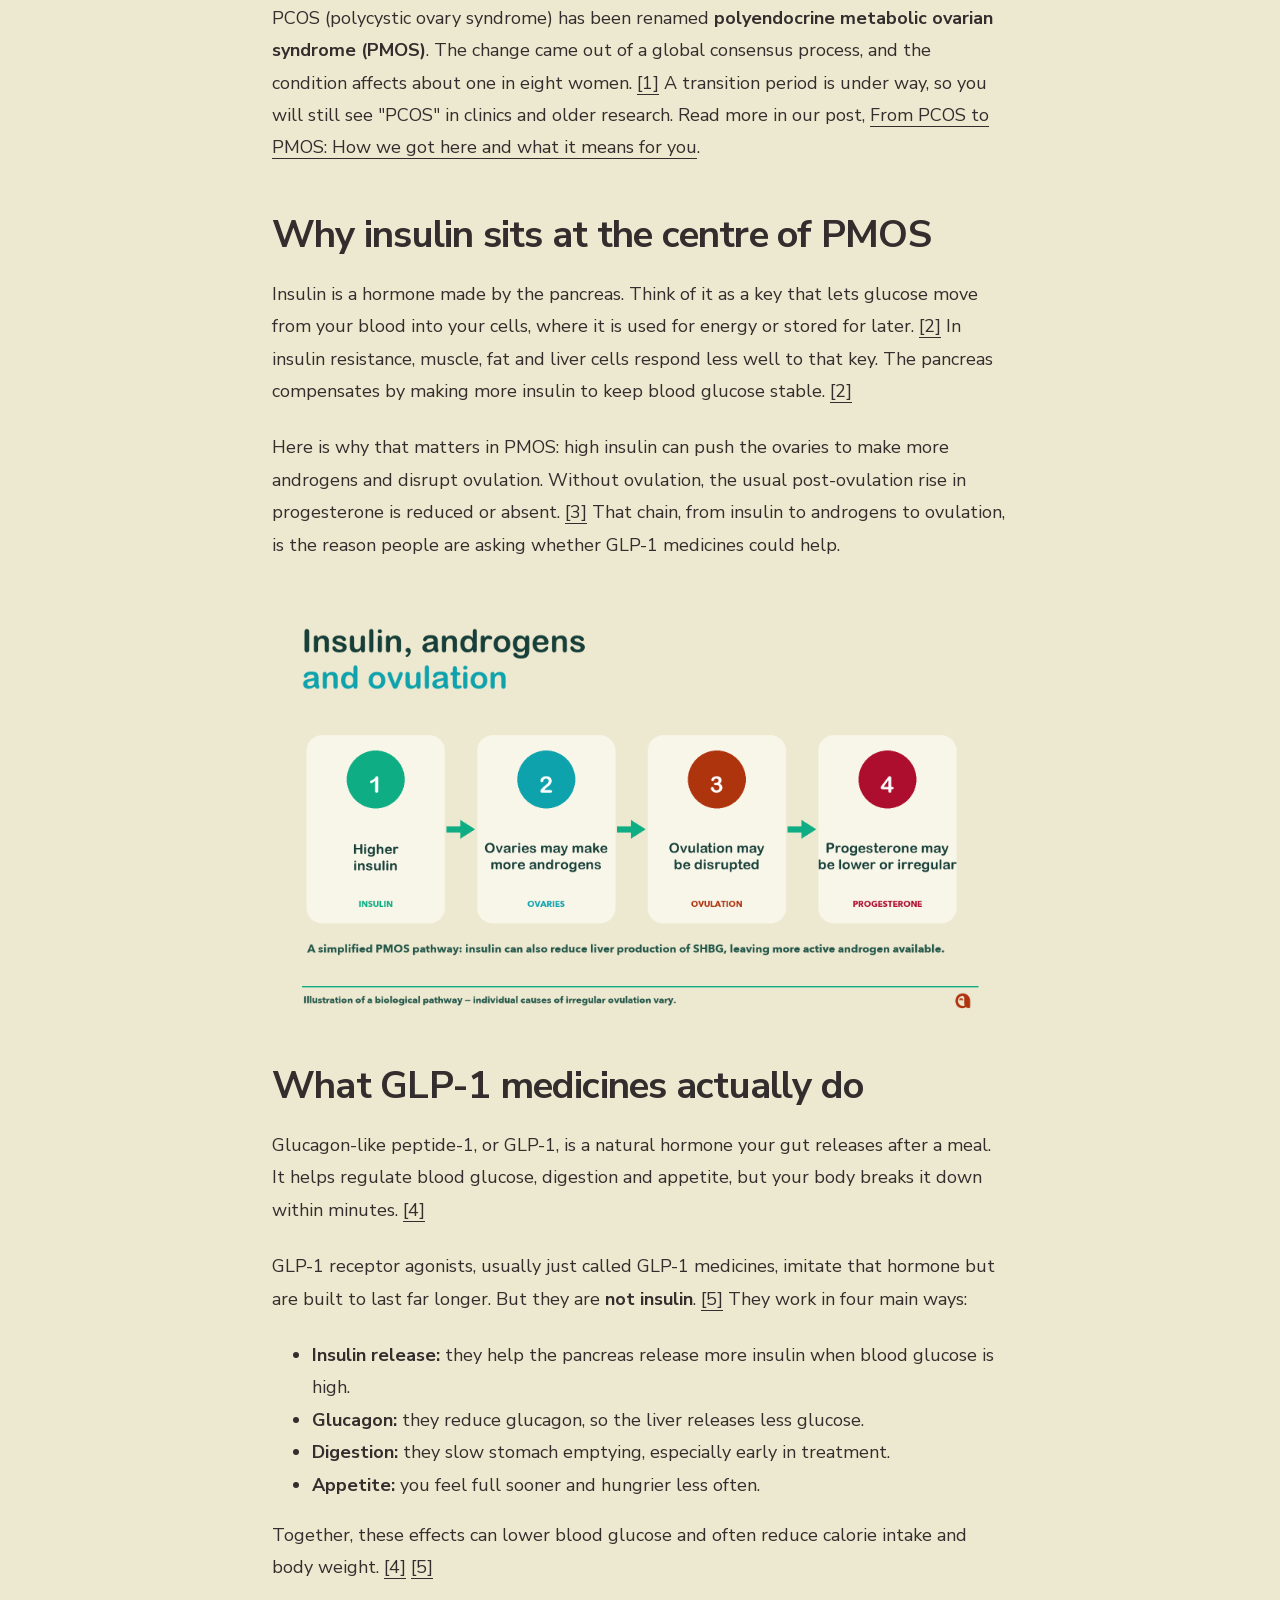
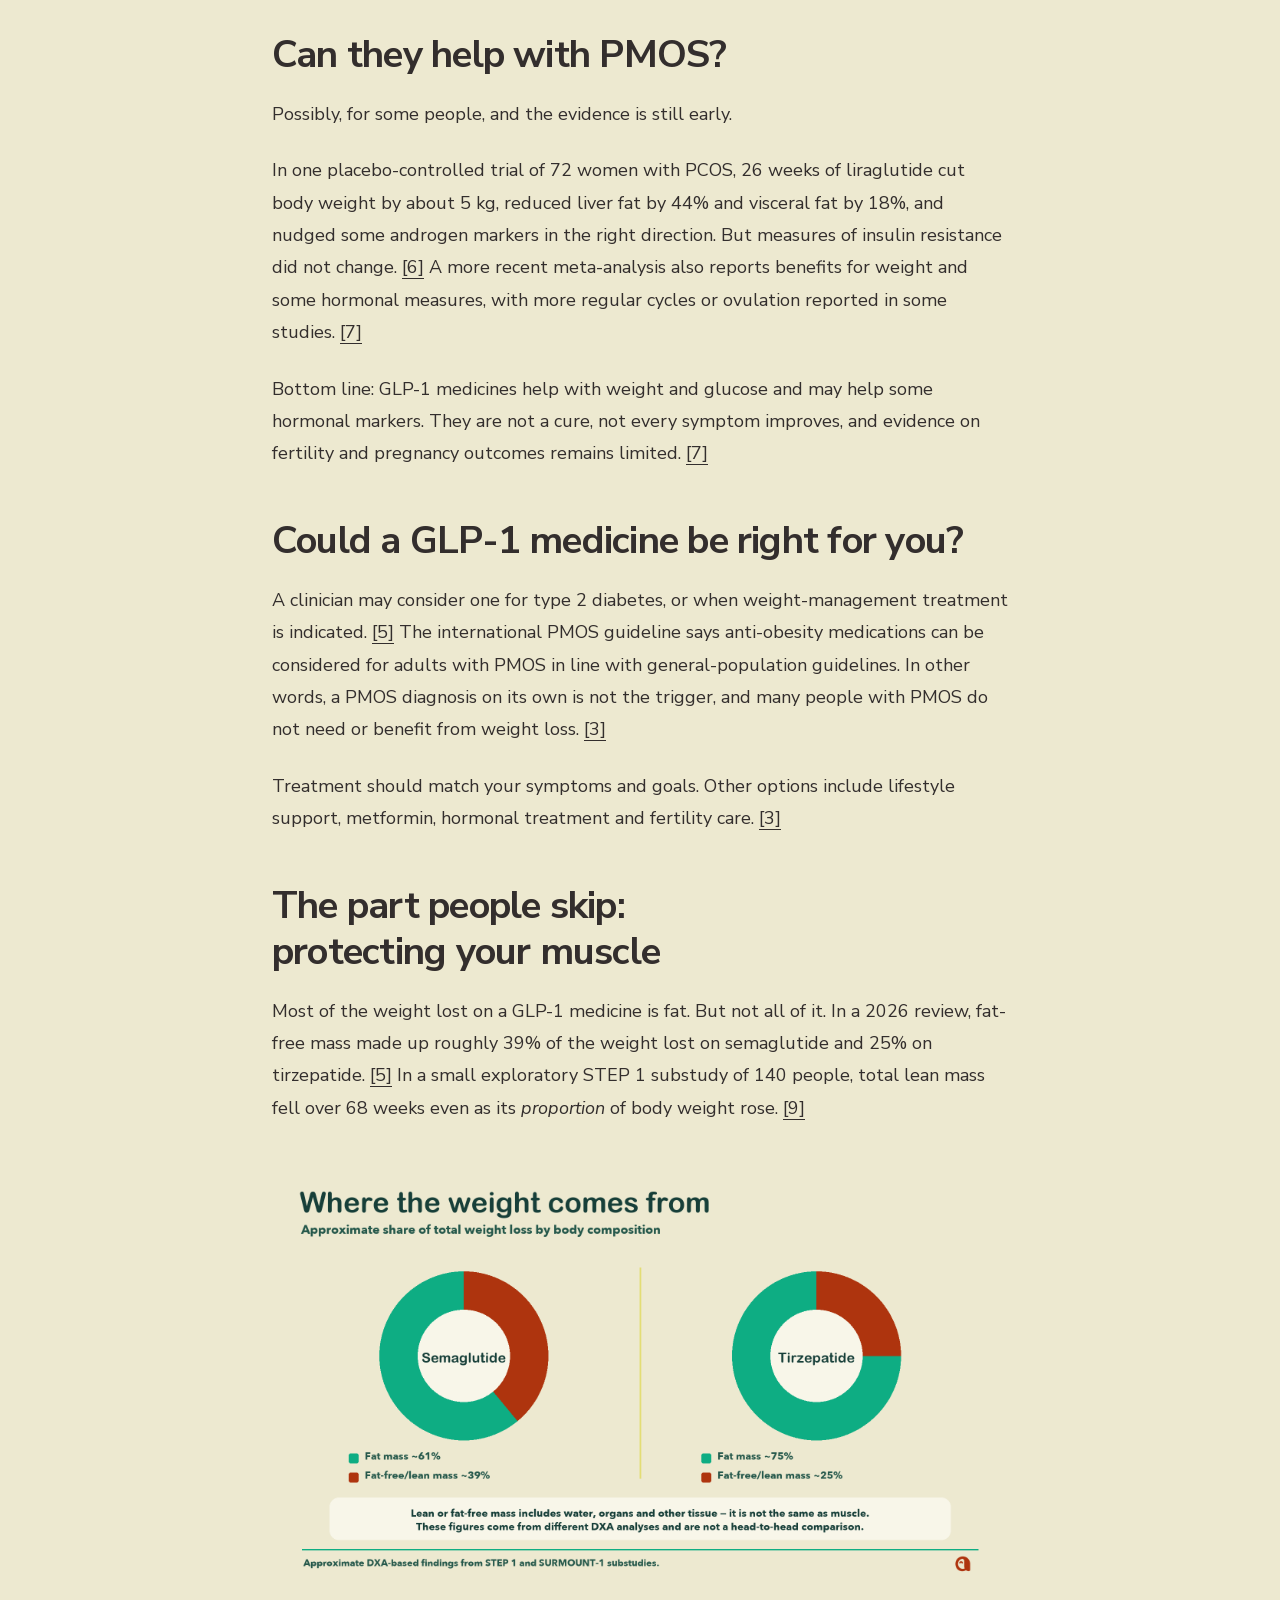
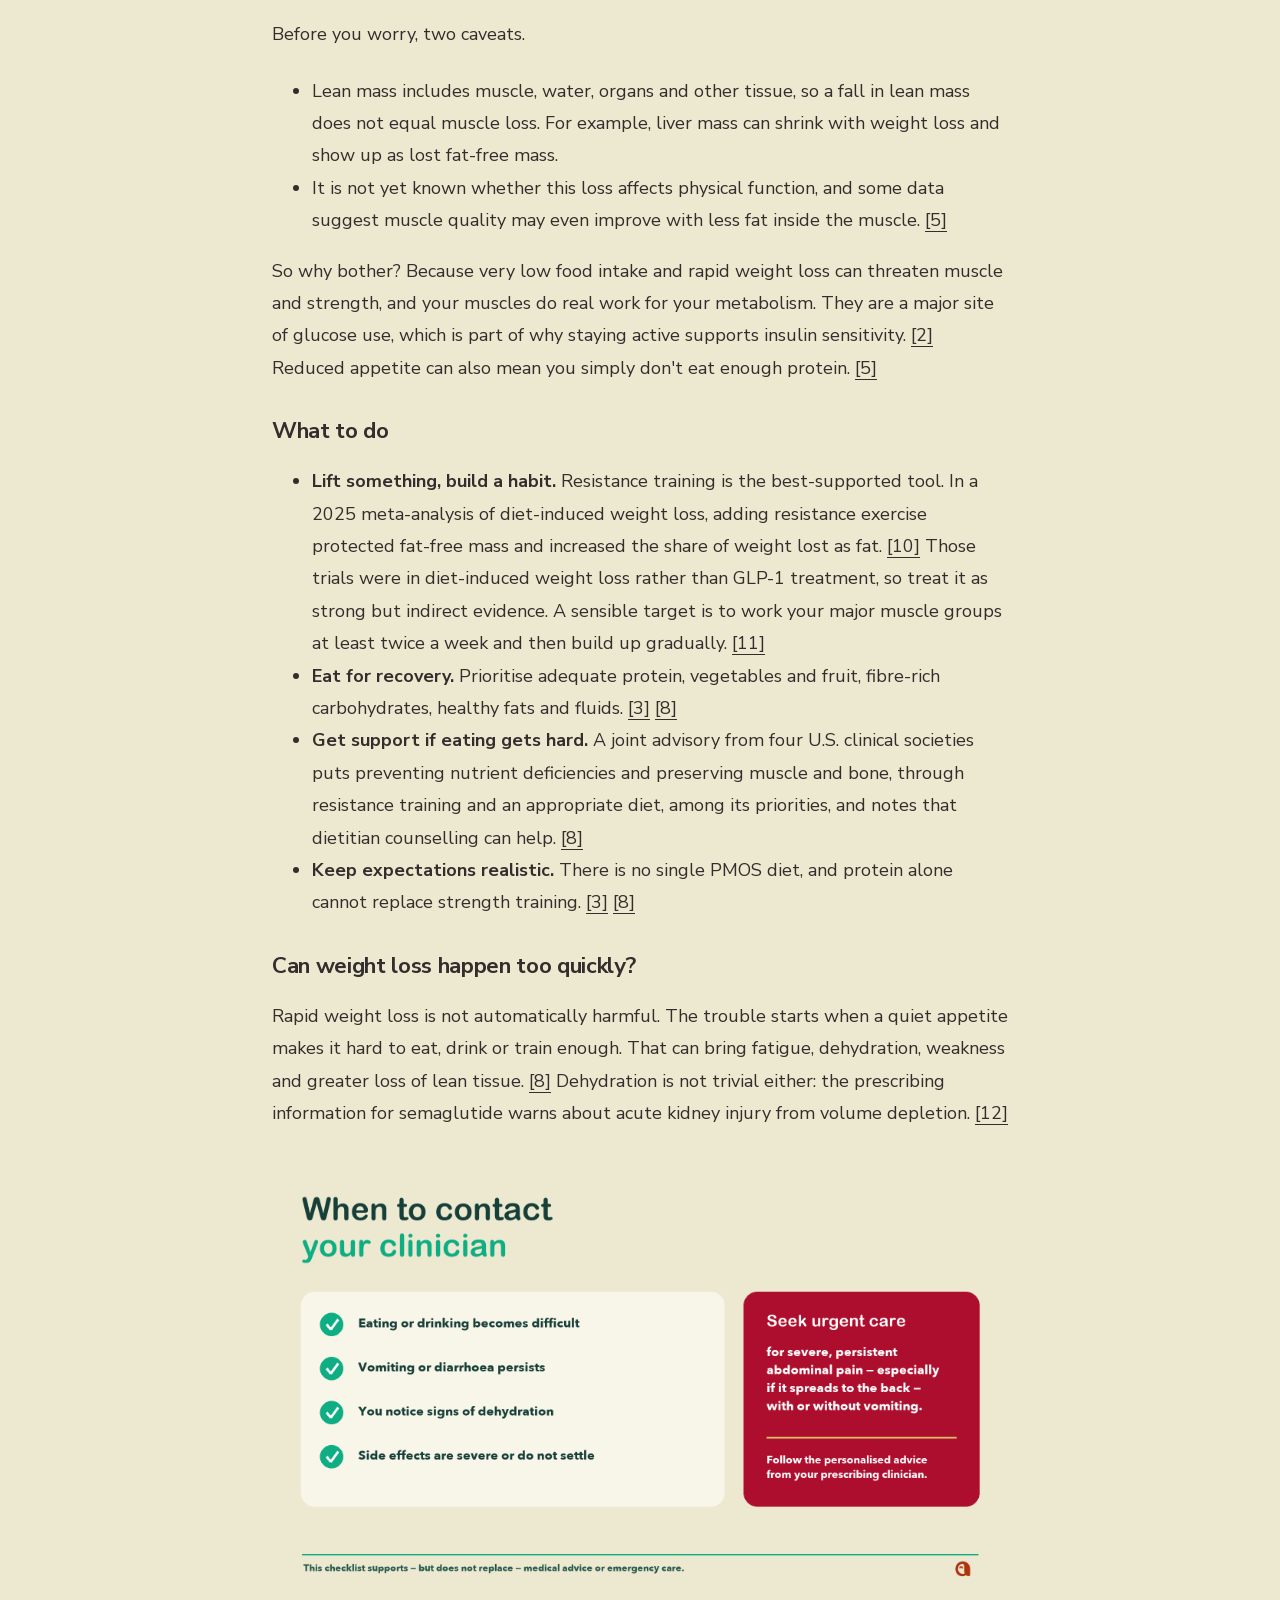
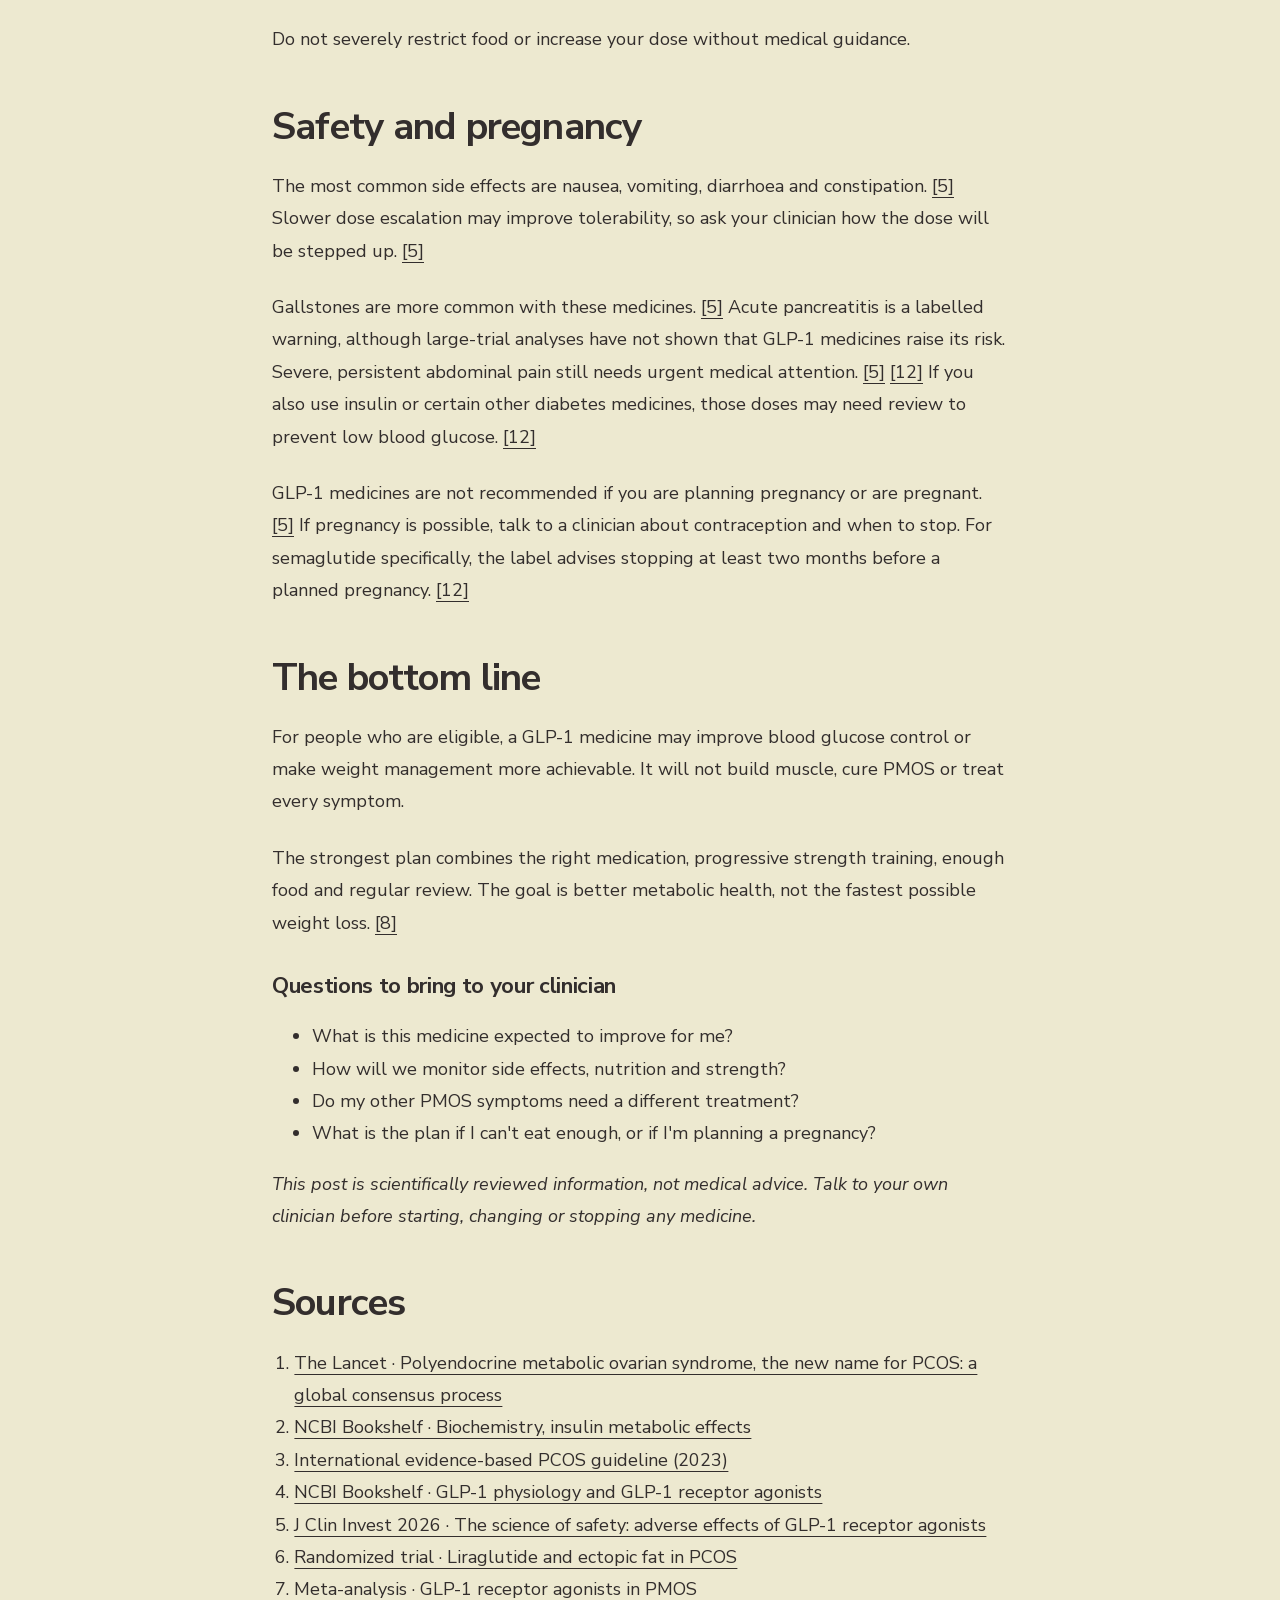
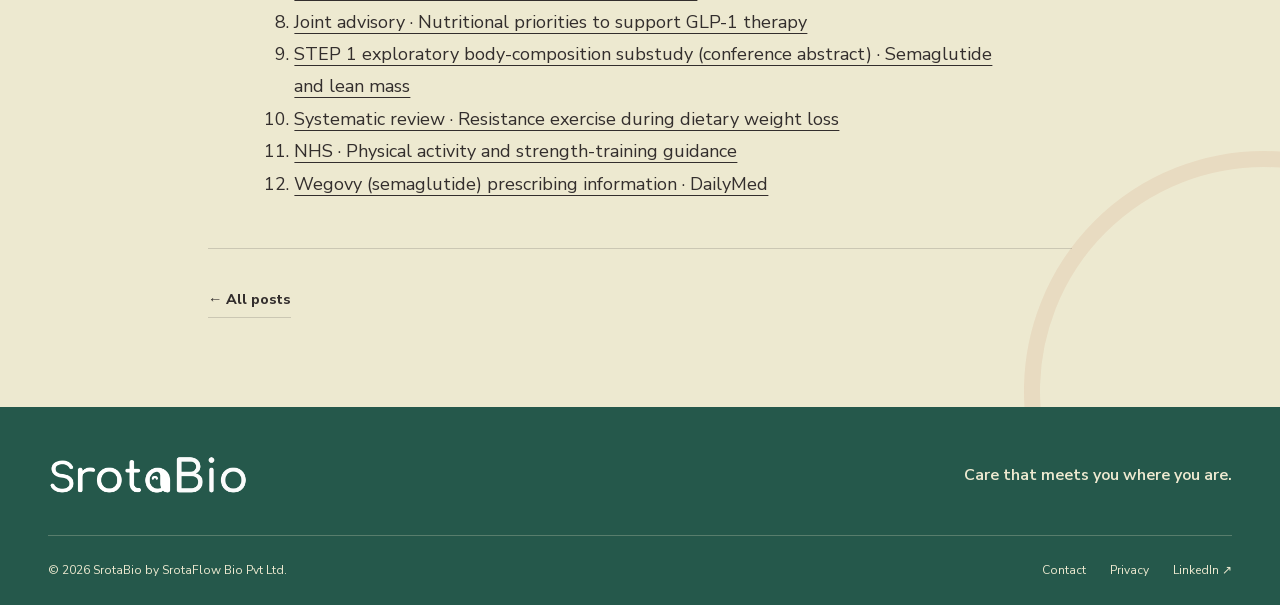
<file: glp-1-medicines-pmos/index.html>
<!doctype html>
<html lang="en">
<head>
    <script async src="https://www.googletagmanager.com/gtm.js?id=GTM-58PBRJK6"></script>
<script>
  window.dataLayer = window.dataLayer || [];
  function gtag(){dataLayer.push(arguments);}
  gtag('js', new Date());
</script>
<meta charset="utf-8">
<meta name="viewport" content="width=device-width, initial-scale=1"><title>GLP-1 Medicines and PMOS: Protecting Muscle, Strength and Nutrition · SrotaBio</title>
<meta name="description" content="Your guide to what these medicines can and can't do for people with PMOS, and how to look after your muscle while you take them.">
<meta name="theme-color" content="#EDE9D0">
<meta property="og:title" content="GLP-1 Medicines and PMOS: Protecting Muscle, Strength and Nutrition · SrotaBio">
<meta property="og:description" content="Your guide to what these medicines can and can't do for people with PMOS, and how to look after your muscle while you take them.">
<meta property="og:type" content="article">
<meta property="og:site_name" content="SrotaBio">
<link rel="icon" href="../assets/identity/favicon.png?v=20261113-2" sizes="32x32">
<link rel="apple-touch-icon" href="../assets/identity/apple-touch-icon.png?v=20261113-2">
<link rel="stylesheet" href="../styles.css?v=20261113-1">
<script defer src="../site-config.js?v=20261113-4">
</script>
<script defer src="../script.js?v=20261113-4">
</script>
<link rel="stylesheet" href="../footer.css?v=20261113-6">
<link rel="stylesheet" href="../blog.css">
<link rel="canonical" href="https://srotabio.com/glp-1-medicines-pmos/">
<meta property="og:url" content="https://srotabio.com/glp-1-medicines-pmos/">
<meta property="og:image" content="https://srotabio.com/assets/blog/glp-1-medicines-pmos/insulin-androgens-ovulation.webp">
<script type="application/ld+json">
{
  "@context": "https://schema.org",
  "@type": "MedicalWebPage",
  "headline": "GLP-1 Medicines and PMOS: Protecting Muscle, Strength and Nutrition",
  "description": "Your guide to what these medicines can and can't do for people with PMOS, and how to look after your muscle while you take them.",
  "url": "https://srotabio.com/glp-1-medicines-pmos/",
  "mainEntityOfPage": "https://srotabio.com/glp-1-medicines-pmos/",
  "image": "https://srotabio.com/assets/blog/glp-1-medicines-pmos/insulin-androgens-ovulation.webp",
  "inLanguage": "en",
  "publisher": {
    "@type": "Organization",
    "name": "SrotaBio",
    "url": "https://srotabio.com/"
  },
  "about": {
    "@type": "MedicalCondition",
    "name": "Polyendocrine metabolic ovarian syndrome (PMOS)",
    "alternateName": "Polycystic ovary syndrome (PCOS)"
  },
  "citation": [
    "https://doi.org/10.1016/S0140-6736%2826%2900717-8",
    "https://www.ncbi.nlm.nih.gov/books/NBK525983/",
    "https://www.monash.edu/medicine/mchri/pcos/guideline",
    "https://www.ncbi.nlm.nih.gov/sites/books/NBK279141/",
    "https://www.jci.org/articles/view/194740",
    "https://pubmed.ncbi.nlm.nih.gov/28681988/",
    "https://pubmed.ncbi.nlm.nih.gov/43038352/",
    "https://doi.org/10.1016/j.ajcnut.2025.04.023",
    "https://pmc.ncbi.nlm.nih.gov/articles/PMC8089287/",
    "https://bmjopensem.bmj.com/content/11/3/e002363",
    "https://www.nhs.uk/live-well/exercise/physical-activity-guidelines-for-adults-aged-19-to-64/",
    "https://dailymed.nlm.nih.gov/dailymed/drugInfo.cfm?setid=ee06186f-2aa3-4990-a760-757579d8f77b"
  ]
}
</script>
</head>
<body class="blog-page">
<a class="skip-link" href="#main">Skip to content</a>
<header class="site-header wrap"><a class="brand" href="../" aria-label="SrotaBio home"><img src="../assets/identity/srotabio-wordmark-light.png?v=20261113-2" width="728" height="146" alt="SrotaBio"></a>
<button class="menu-toggle" aria-expanded="false" aria-controls="navigation">Menu <span aria-hidden="true">+</span>
</button>
<nav id="navigation" aria-label="Main navigation"><a href="../">Home</a><a href="../experts.html">Our Experts</a><a href="../blog.html" aria-current="location">Blog</a><a href="../contact.html">Contact</a>
</nav>
</header>
<main id="main">
<article class="post wrap">
<header class="post-header">
<a class="text-link" href="../blog.html">← All posts</a>
<h1>GLP-1 Medicines and PMOS: Protecting Muscle, Strength and Nutrition</h1>
<p class="post-subtitle">Your guide to what these medicines can and can't do for people with PMOS, and how to look after your muscle while you take them.</p>
</header>
<nav class="post-contents" aria-labelledby="contents-title">
<h2 id="contents-title">Contents</h2>
<ol>
<li><a href="#first-a-quick-note-on-the-name">First, a quick note on the name</a></li>
<li><a href="#why-insulin-sits-at-the-centre-of-pmos">Why insulin sits at the centre of PMOS</a></li>
<li><a href="#what-glp-1-medicines-actually-do">What GLP-1 medicines actually do</a></li>
<li><a href="#can-they-help-with-pmos">Can they help with PMOS?</a></li>
<li><a href="#could-a-glp-1-medicine-be-right-for-you">Could a GLP-1 medicine be right for you?</a></li>
<li><a href="#the-part-people-skip-protecting-your-muscle">The part people skip: protecting your muscle</a></li>
<li><a href="#safety-and-pregnancy">Safety and pregnancy</a></li>
<li><a href="#the-bottom-line">The bottom line</a></li>
<li><a href="#sources">Sources</a></li>
</ol>
</nav>
<div class="post-body">
<p>Picture someone with PMOS who has spent years being told the answer is &quot;just lose weight.&quot; Then a friend mentions a weekly injection that quiets hunger and lowers blood glucose. It sounds like the shortcut they've been waiting for.</p>
<p>But &quot;will this help me lose weight?&quot; is the wrong first question. A better one is: <strong>what is this medicine actually expected to improve for me, and what do I need to protect while I take it?</strong> This post walks through both.</p>
<section class="post-summary" aria-labelledby="the-short-version">
<h2 id="the-short-version">The short version</h2>
<ul>
<li>GLP-1 medicines can improve blood glucose and may support metabolic health. They do not cure PMOS.</li>
<li>A PMOS diagnosis alone is not a standard reason to prescribe one.</li>
<li>Some lean tissue is lost along with fat. Strength training and enough food help protect it.</li>
<li>A smaller appetite should never mean skipping meals, fluids or training.</li>
</ul>
</section>
<h2 id="first-a-quick-note-on-the-name">First, a quick note on the name</h2>
<p>PCOS (polycystic ovary syndrome) has been renamed <strong>polyendocrine metabolic ovarian syndrome (PMOS)</strong>. The change came out of a global consensus process, and the condition affects about one in eight women. <a href="https://doi.org/10.1016/S0140-6736%2826%2900717-8">[1]</a> A transition period is under way, so you will still see &quot;PCOS&quot; in clinics and older research. Read more in our post, <a href="../blog/from-pcos-to-pmos.html">From PCOS to PMOS: How we got here and what it means for you</a>.</p>
<h2 id="why-insulin-sits-at-the-centre-of-pmos">Why insulin sits at the centre of PMOS</h2>
<p>Insulin is a hormone made by the pancreas. Think of it as a key that lets glucose move from your blood into your cells, where it is used for energy or stored for later. <a href="https://www.ncbi.nlm.nih.gov/books/NBK525983/">[2]</a> In insulin resistance, muscle, fat and liver cells respond less well to that key. The pancreas compensates by making more insulin to keep blood glucose stable. <a href="https://www.ncbi.nlm.nih.gov/books/NBK525983/">[2]</a></p>
<p>Here is why that matters in PMOS: high insulin can push the ovaries to make more androgens and disrupt ovulation. Without ovulation, the usual post-ovulation rise in progesterone is reduced or absent. <a href="https://www.monash.edu/medicine/mchri/pcos/guideline">[3]</a> That chain, from insulin to androgens to ovulation, is the reason people are asking whether GLP-1 medicines could help.</p>
<figure class="post-figure">
<a href="../assets/blog/glp-1-medicines-pmos/insulin-androgens-ovulation.webp"><img src="../assets/blog/glp-1-medicines-pmos/insulin-androgens-ovulation.webp" width="1920" height="1080" alt="Simplified PMOS pathway: higher insulin may increase ovarian androgen production, disrupt ovulation and lead to lower or irregular progesterone. Insulin can also reduce liver production of SHBG, leaving more active androgen available." loading="lazy" decoding="async"></a>
</figure>
<h2 id="what-glp-1-medicines-actually-do">What GLP-1 medicines actually do</h2>
<p>Glucagon-like peptide-1, or GLP-1, is a natural hormone your gut releases after a meal. It helps regulate blood glucose, digestion and appetite, but your body breaks it down within minutes. <a href="https://www.ncbi.nlm.nih.gov/sites/books/NBK279141/">[4]</a></p>
<p>GLP-1 receptor agonists, usually just called GLP-1 medicines, imitate that hormone but are built to last far longer. But they are <strong>not insulin</strong>. <a href="https://www.jci.org/articles/view/194740">[5]</a> They work in four main ways:</p>
<ul>
<li><strong>Insulin release:</strong> they help the pancreas release more insulin when blood glucose is high.</li>
<li><strong>Glucagon:</strong> they reduce glucagon, so the liver releases less glucose.</li>
<li><strong>Digestion:</strong> they slow stomach emptying, especially early in treatment.</li>
<li><strong>Appetite:</strong> you feel full sooner and hungrier less often.</li>
</ul>
<p>Together, these effects can lower blood glucose and often reduce calorie intake and body weight. <a href="https://www.ncbi.nlm.nih.gov/sites/books/NBK279141/">[4]</a> <a href="https://www.jci.org/articles/view/194740">[5]</a></p>
<h2 id="can-they-help-with-pmos">Can they help with PMOS?</h2>
<p>Possibly, for some people, and the evidence is still early.</p>
<p>In one placebo-controlled trial of 72 women with PCOS, 26 weeks of liraglutide cut body weight by about 5 kg, reduced liver fat by 44% and visceral fat by 18%, and nudged some androgen markers in the right direction. But measures of insulin resistance did not change. <a href="https://pubmed.ncbi.nlm.nih.gov/28681988/">[6]</a> A more recent meta-analysis also reports benefits for weight and some hormonal measures, with more regular cycles or ovulation reported in some studies. <a href="https://pubmed.ncbi.nlm.nih.gov/43038352/">[7]</a></p>
<p>Bottom line: GLP-1 medicines help with weight and glucose and may help some hormonal markers. They are not a cure, not every symptom improves, and evidence on fertility and pregnancy outcomes remains limited. <a href="https://pubmed.ncbi.nlm.nih.gov/43038352/">[7]</a></p>
<h2 id="could-a-glp-1-medicine-be-right-for-you">Could a GLP-1 medicine be right for you?</h2>
<p>A clinician may consider one for type 2 diabetes, or when weight-management treatment is indicated. <a href="https://www.jci.org/articles/view/194740">[5]</a> The international PMOS guideline says anti-obesity medications can be considered for adults with PMOS in line with general-population guidelines. In other words, a PMOS diagnosis on its own is not the trigger, and many people with PMOS do not need or benefit from weight loss. <a href="https://www.monash.edu/medicine/mchri/pcos/guideline">[3]</a></p>
<p>Treatment should match your symptoms and goals. Other options include lifestyle support, metformin, hormonal treatment and fertility care. <a href="https://www.monash.edu/medicine/mchri/pcos/guideline">[3]</a></p>
<h2 id="the-part-people-skip-protecting-your-muscle">The part people skip: protecting your muscle</h2>
<p>Most of the weight lost on a GLP-1 medicine is fat. But not all of it. In a 2026 review, fat-free mass made up roughly 39% of the weight lost on semaglutide and 25% on tirzepatide. <a href="https://www.jci.org/articles/view/194740">[5]</a> In a small exploratory STEP 1 substudy of 140 people, total lean mass fell over 68 weeks even as its <em>proportion</em> of body weight rose. <a href="https://pmc.ncbi.nlm.nih.gov/articles/PMC8089287/">[9]</a></p>
<figure class="post-figure">
<a href="../assets/blog/glp-1-medicines-pmos/body-composition.webp"><img src="../assets/blog/glp-1-medicines-pmos/body-composition.webp" width="1920" height="1080" alt="Two separate DXA analyses estimate that about 61% of weight lost was fat and 39% was fat-free mass for semaglutide, and about 75% was fat and 25% was fat-free mass for tirzepatide. Fat-free mass includes water and organs as well as muscle. The studies did not compare the medicines head to head." loading="lazy" decoding="async"></a>
</figure>
<p>Before you worry, two caveats.</p>
<ul>
<li>Lean mass includes muscle, water, organs and other tissue, so a fall in lean mass does not equal muscle loss. For example, liver mass can shrink with weight loss and show up as lost fat-free mass.</li>
<li>It is not yet known whether this loss affects physical function, and some data suggest muscle quality may even improve with less fat inside the muscle. <a href="https://www.jci.org/articles/view/194740">[5]</a></li>
</ul>
<p>So why bother? Because very low food intake and rapid weight loss can threaten muscle and strength, and your muscles do real work for your metabolism. They are a major site of glucose use, which is part of why staying active supports insulin sensitivity. <a href="https://www.ncbi.nlm.nih.gov/books/NBK525983/">[2]</a> Reduced appetite can also mean you simply don't eat enough protein. <a href="https://www.jci.org/articles/view/194740">[5]</a></p>
<h3 id="what-to-do">What to do</h3>
<ul>
<li><strong>Lift something, build a habit.</strong> Resistance training is the best-supported tool. In a 2025 meta-analysis of diet-induced weight loss, adding resistance exercise protected fat-free mass and increased the share of weight lost as fat. <a href="https://bmjopensem.bmj.com/content/11/3/e002363">[10]</a> Those trials were in diet-induced weight loss rather than GLP-1 treatment, so treat it as strong but indirect evidence. A sensible target is to work your major muscle groups at least twice a week and then build up gradually. <a href="https://www.nhs.uk/live-well/exercise/physical-activity-guidelines-for-adults-aged-19-to-64/">[11]</a></li>
<li><strong>Eat for recovery.</strong> Prioritise adequate protein, vegetables and fruit, fibre-rich carbohydrates, healthy fats and fluids. <a href="https://www.monash.edu/medicine/mchri/pcos/guideline">[3]</a> <a href="https://doi.org/10.1016/j.ajcnut.2025.04.023">[8]</a></li>
<li><strong>Get support if eating gets hard.</strong> A joint advisory from four U.S. clinical societies puts preventing nutrient deficiencies and preserving muscle and bone, through resistance training and an appropriate diet, among its priorities, and notes that dietitian counselling can help. <a href="https://doi.org/10.1016/j.ajcnut.2025.04.023">[8]</a></li>
<li><strong>Keep expectations realistic.</strong> There is no single PMOS diet, and protein alone cannot replace strength training. <a href="https://www.monash.edu/medicine/mchri/pcos/guideline">[3]</a> <a href="https://doi.org/10.1016/j.ajcnut.2025.04.023">[8]</a></li>
</ul>
<h3 id="can-weight-loss-happen-too-quickly">Can weight loss happen too quickly?</h3>
<p>Rapid weight loss is not automatically harmful. The trouble starts when a quiet appetite makes it hard to eat, drink or train enough. That can bring fatigue, dehydration, weakness and greater loss of lean tissue. <a href="https://doi.org/10.1016/j.ajcnut.2025.04.023">[8]</a> Dehydration is not trivial either: the prescribing information for semaglutide warns about acute kidney injury from volume depletion. <a href="https://dailymed.nlm.nih.gov/dailymed/drugInfo.cfm?setid=ee06186f-2aa3-4990-a760-757579d8f77b">[12]</a></p>
<figure class="post-figure">
<a href="../assets/blog/glp-1-medicines-pmos/when-to-contact-your-clinician.webp"><img src="../assets/blog/glp-1-medicines-pmos/when-to-contact-your-clinician.webp" width="1920" height="1080" alt="Contact your clinician if eating or drinking becomes difficult, vomiting or diarrhoea persists, you notice signs of dehydration, or side effects are severe or do not settle. Seek urgent care for severe, persistent abdominal pain, especially if it spreads to the back, with or without vomiting." loading="lazy" decoding="async"></a>
</figure>
<p>Do not severely restrict food or increase your dose without medical guidance.</p>
<h2 id="safety-and-pregnancy">Safety and pregnancy</h2>
<p>The most common side effects are nausea, vomiting, diarrhoea and constipation. <a href="https://www.jci.org/articles/view/194740">[5]</a> Slower dose escalation may improve tolerability, so ask your clinician how the dose will be stepped up. <a href="https://www.jci.org/articles/view/194740">[5]</a></p>
<p>Gallstones are more common with these medicines. <a href="https://www.jci.org/articles/view/194740">[5]</a> Acute pancreatitis is a labelled warning, although large-trial analyses have not shown that GLP-1 medicines raise its risk. Severe, persistent abdominal pain still needs urgent medical attention. <a href="https://www.jci.org/articles/view/194740">[5]</a> <a href="https://dailymed.nlm.nih.gov/dailymed/drugInfo.cfm?setid=ee06186f-2aa3-4990-a760-757579d8f77b">[12]</a> If you also use insulin or certain other diabetes medicines, those doses may need review to prevent low blood glucose. <a href="https://dailymed.nlm.nih.gov/dailymed/drugInfo.cfm?setid=ee06186f-2aa3-4990-a760-757579d8f77b">[12]</a></p>
<p>GLP-1 medicines are not recommended if you are planning pregnancy or are pregnant. <a href="https://www.jci.org/articles/view/194740">[5]</a> If pregnancy is possible, talk to a clinician about contraception and when to stop. For semaglutide specifically, the label advises stopping at least two months before a planned pregnancy. <a href="https://dailymed.nlm.nih.gov/dailymed/drugInfo.cfm?setid=ee06186f-2aa3-4990-a760-757579d8f77b">[12]</a></p>
<h2 id="the-bottom-line">The bottom line</h2>
<p>For people who are eligible, a GLP-1 medicine may improve blood glucose control or make weight management more achievable. It will not build muscle, cure PMOS or treat every symptom.</p>
<p>The strongest plan combines the right medication, progressive strength training, enough food and regular review. The goal is better metabolic health, not the fastest possible weight loss. <a href="https://doi.org/10.1016/j.ajcnut.2025.04.023">[8]</a></p>
<h3 id="questions-to-bring-to-your-clinician">Questions to bring to your clinician</h3>
<ul>
<li>What is this medicine expected to improve for me?</li>
<li>How will we monitor side effects, nutrition and strength?</li>
<li>Do my other PMOS symptoms need a different treatment?</li>
<li>What is the plan if I can't eat enough, or if I'm planning a pregnancy?</li>
</ul>
<p><em>This post is scientifically reviewed information, not medical advice. Talk to your own clinician before starting, changing or stopping any medicine.</em></p>
<h2 id="sources">Sources</h2>
<ol class="post-sources">
<li><a href="https://doi.org/10.1016/S0140-6736%2826%2900717-8">The Lancet · Polyendocrine metabolic ovarian syndrome, the new name for PCOS: a global consensus process</a></li>
<li><a href="https://www.ncbi.nlm.nih.gov/books/NBK525983/">NCBI Bookshelf · Biochemistry, insulin metabolic effects</a></li>
<li><a href="https://www.monash.edu/medicine/mchri/pcos/guideline">International evidence-based PCOS guideline (2023)</a></li>
<li><a href="https://www.ncbi.nlm.nih.gov/sites/books/NBK279141/">NCBI Bookshelf · GLP-1 physiology and GLP-1 receptor agonists</a></li>
<li><a href="https://www.jci.org/articles/view/194740">J Clin Invest 2026 · The science of safety: adverse effects of GLP-1 receptor agonists</a></li>
<li><a href="https://pubmed.ncbi.nlm.nih.gov/28681988/">Randomized trial · Liraglutide and ectopic fat in PCOS</a></li>
<li><a href="https://pubmed.ncbi.nlm.nih.gov/43038352/">Meta-analysis · GLP-1 receptor agonists in PMOS</a></li>
<li><a href="https://doi.org/10.1016/j.ajcnut.2025.04.023">Joint advisory · Nutritional priorities to support GLP-1 therapy</a></li>
<li><a href="https://pmc.ncbi.nlm.nih.gov/articles/PMC8089287/">STEP 1 exploratory body-composition substudy (conference abstract) · Semaglutide and lean mass</a></li>
<li><a href="https://bmjopensem.bmj.com/content/11/3/e002363">Systematic review · Resistance exercise during dietary weight loss</a></li>
<li><a href="https://www.nhs.uk/live-well/exercise/physical-activity-guidelines-for-adults-aged-19-to-64/">NHS · Physical activity and strength-training guidance</a></li>
<li><a href="https://dailymed.nlm.nih.gov/dailymed/drugInfo.cfm?setid=ee06186f-2aa3-4990-a760-757579d8f77b">Wegovy (semaglutide) prescribing information · DailyMed</a></li>
</ol>
</div>
<footer class="post-footer"><a class="text-link" href="../blog.html">← All posts</a></footer>
</article>
</main>
<footer class="site-footer">
<div class="wrap">
<div class="footer-top"><a class="brand" href="../"><img src="../assets/identity/srotabio-wordmark-dark.png?v=20261113-2" width="728" height="146" alt="SrotaBio"></a>
<p>Care that meets you where you are.</p>
</div>
<div class="footer-bottom"><span>© <span id="year">2026</span> SrotaBio <span class="footer-legal">by SrotaFlow Bio Pvt Ltd.</span></span>
<div><a href="../contact.html">Contact</a><a href="../privacy.html">Privacy</a><a href="https://www.linkedin.com/company/srotabio/">LinkedIn ↗</a>
</div>
</div>
</div>
</footer>
</body>
</html>
</file>
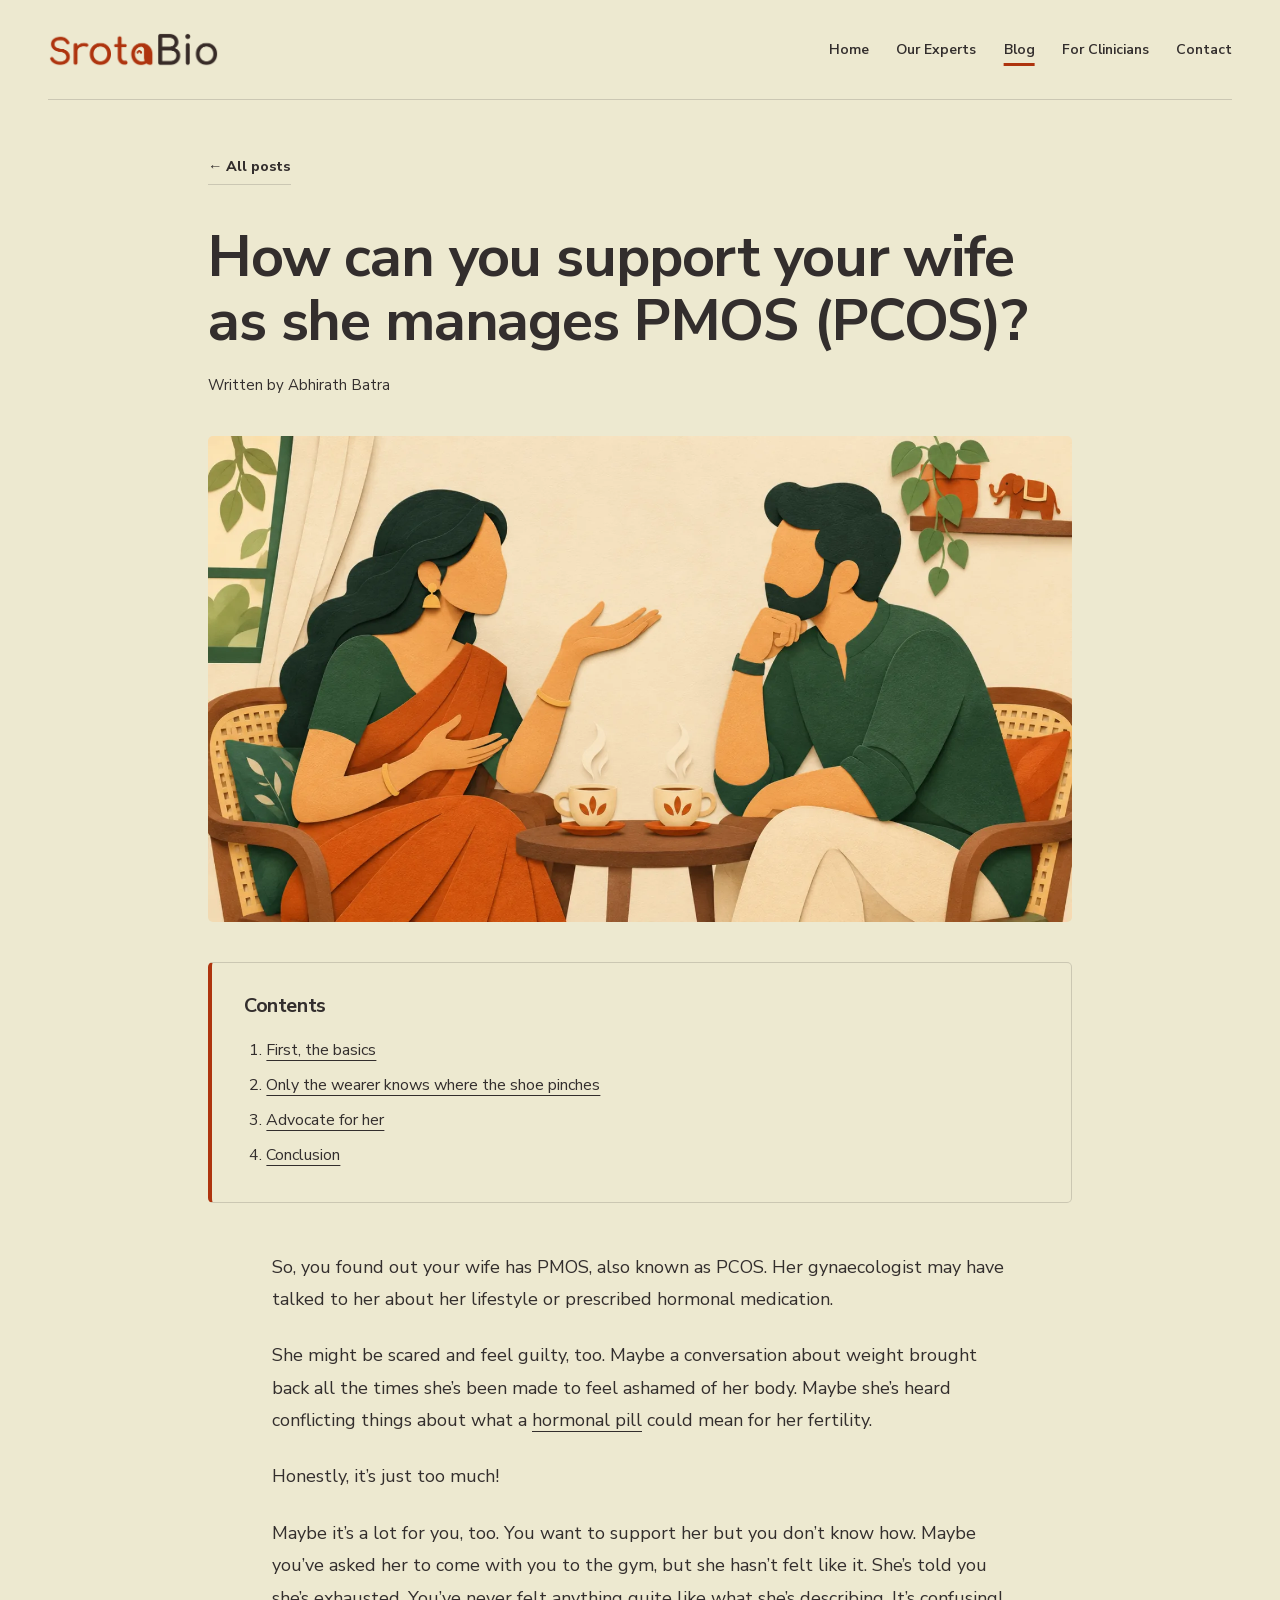
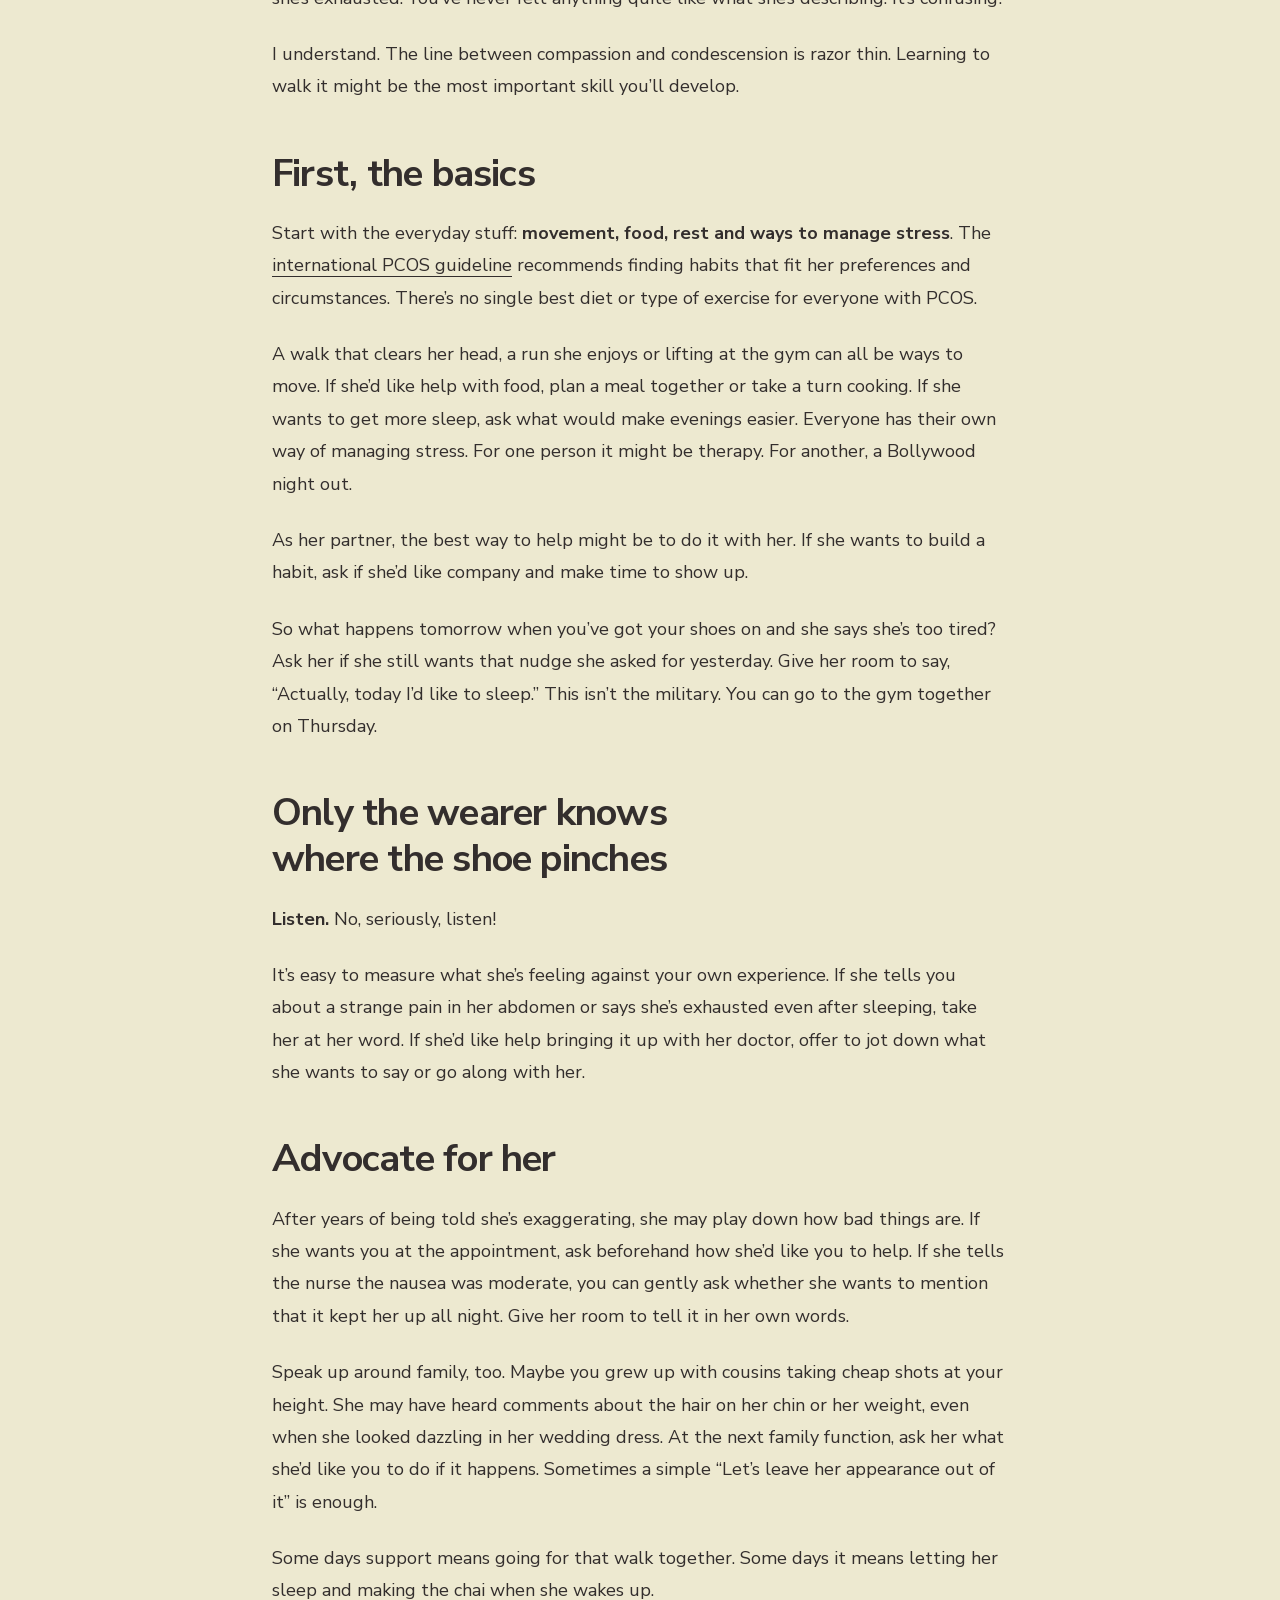
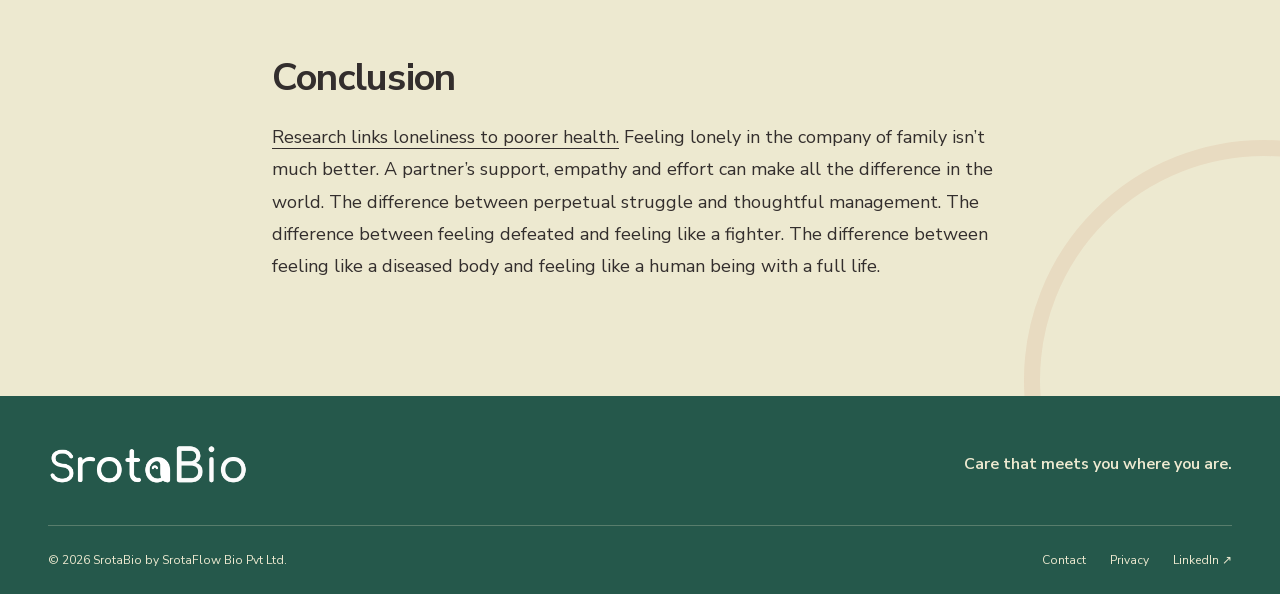
<file: support-your-wife-with-pcos/index.html>
<!doctype html>
<html lang="en">
<head>
    <script async src="https://www.googletagmanager.com/gtm.js?id=GTM-58PBRJK6"></script>
<script>
  window.dataLayer = window.dataLayer || [];
  function gtag(){dataLayer.push(arguments);}
  gtag('js', new Date());
</script>
<meta charset="utf-8">
<meta name="viewport" content="width=device-width, initial-scale=1"><title>How can you support your wife as she manages PMOS (PCOS)? · SrotaBio</title>
<meta name="description" content="Practical ways to support your wife through PMOS (PCOS), from building habits together to listening and backing her up when she asks.">
<meta name="theme-color" content="#EDE9D0">
<meta property="og:title" content="How can you support your wife as she manages PMOS (PCOS)? · SrotaBio">
<meta property="og:description" content="Practical ways to support your wife through PMOS (PCOS), from building habits together to listening and backing her up when she asks.">
<meta property="og:type" content="article">
<meta name="twitter:card" content="summary_large_image">
<meta property="og:site_name" content="SrotaBio">
<link rel="icon" href="../assets/identity/favicon.png?v=20261113-2" sizes="32x32">
<link rel="apple-touch-icon" href="../assets/identity/apple-touch-icon.png?v=20261113-2">
<link rel="stylesheet" href="../styles.css?v=20261113-1">
<script defer src="../site-config.js?v=20261113-4">
</script>
<script defer src="../script.js?v=20261113-4">
</script>
<link rel="stylesheet" href="../footer.css?v=20261113-6">
<link rel="stylesheet" href="../blog.css">
<link rel="canonical" href="https://srotabio.com/support-your-wife-with-pcos/">
<meta property="og:url" content="https://srotabio.com/support-your-wife-with-pcos/">
<meta property="og:image" content="https://srotabio.com/assets/blog/support-your-wife-with-pcos/listening-over-chai.webp">
<script type="application/ld+json">
{
  "@context": "https://schema.org",
  "@type": "BlogPosting",
  "headline": "How can you support your wife as she manages PMOS (PCOS)?",
  "description": "Practical ways to support your wife through PMOS (PCOS), from building habits together to listening and backing her up when she asks.",
  "url": "https://srotabio.com/support-your-wife-with-pcos/",
  "mainEntityOfPage": "https://srotabio.com/support-your-wife-with-pcos/",
  "image": "https://srotabio.com/assets/blog/support-your-wife-with-pcos/listening-over-chai.webp",
  "inLanguage": "en",
  "author": {
    "@type": "Person",
    "name": "Abhirath Batra"
  },
  "publisher": {
    "@type": "Organization",
    "name": "SrotaBio",
    "url": "https://srotabio.com/"
  },
  "citation": [
    "https://pmc.ncbi.nlm.nih.gov/articles/PMC10477934/",
    "https://www.who.int/publications/i/item/978240112360"
  ]
}
</script>
</head>
<body class="blog-page">
<a class="skip-link" href="#main">Skip to content</a>
<header class="site-header wrap"><a class="brand" href="../" aria-label="SrotaBio home"><img src="../assets/identity/srotabio-wordmark-light.png?v=20261113-2" width="728" height="146" alt="SrotaBio"></a>
<button class="menu-toggle" aria-expanded="false" aria-controls="navigation">Menu <span aria-hidden="true">+</span>
</button>
<nav id="navigation" aria-label="Main navigation"><a href="../">Home</a><a href="../experts.html">Our Experts</a><a href="../blog.html" aria-current="location">Blog</a><a href="../clinicians.html">For Clinicians</a><a href="../contact.html">Contact</a>
</nav>
</header>
<main id="main">
<article class="post wrap">
<header class="post-header">
<a class="text-link" href="../blog.html">← All posts</a>
<h1>How can you support your wife as she manages PMOS (PCOS)?</h1>
<p class="post-byline">Written by Abhirath Batra</p>
</header>
<figure class="post-figure">
<img src="../assets/blog/support-your-wife-with-pcos/listening-over-chai.webp" width="1536" height="864" alt="Paper-cut illustration of a woman talking with her partner over chai" fetchpriority="high">
</figure>
<nav class="post-contents" aria-labelledby="contents-title">
<h2 id="contents-title">Contents</h2>
<ol>
<li><a href="#first-the-basics">First, the basics</a></li>
<li><a href="#listen">Only the wearer knows where the shoe pinches</a></li>
<li><a href="#advocate">Advocate for her</a></li>
<li><a href="#conclusion">Conclusion</a></li>
</ol>
</nav>
<div class="post-body">
<p>So, you found out your wife has PMOS, also known as PCOS. Her gynaecologist may have talked to her about her lifestyle or prescribed hormonal medication.</p>
<p>She might be scared and feel guilty, too. Maybe a conversation about weight brought back all the times she’s been made to feel ashamed of her body. Maybe she’s heard conflicting things about what a <a href="../birth-control-pill-pmos-pcos/">hormonal pill</a> could mean for her fertility.</p>
<p>Honestly, it’s just too much!</p>
<p>Maybe it’s a lot for you, too. You want to support her but you don’t know how. Maybe you’ve asked her to come with you to the gym, but she hasn’t felt like it. She’s told you she’s exhausted. You’ve never felt anything quite like what she’s describing. It’s confusing!</p>
<p>I understand. The line between compassion and condescension is razor thin. Learning to walk it might be the most important skill you’ll develop.</p>
<h2 id="first-the-basics">First, the basics</h2>
<p>Start with the everyday stuff: <strong>movement, food, rest and ways to manage stress</strong>. The <a href="https://pmc.ncbi.nlm.nih.gov/articles/PMC10477934/">international PCOS guideline</a> recommends finding habits that fit her preferences and circumstances. There’s no single best diet or type of exercise for everyone with PCOS.</p>
<p>A walk that clears her head, a run she enjoys or lifting at the gym can all be ways to move. If she’d like help with food, plan a meal together or take a turn cooking. If she wants to get more sleep, ask what would make evenings easier. Everyone has their own way of managing stress. For one person it might be therapy. For another, a Bollywood night out.</p>
<p>As her partner, the best way to help might be to do it with her. If she wants to build a habit, ask if she’d like company and make time to show up.</p>
<p>So what happens tomorrow when you’ve got your shoes on and she says she’s too tired? Ask her if she still wants that nudge she asked for yesterday. Give her room to say, “Actually, today I’d like to sleep.” This isn’t the military. You can go to the gym together on Thursday.</p>
<h2 id="listen">Only the wearer knows where the shoe pinches</h2>
<p><strong>Listen.</strong> No, seriously, listen!</p>
<p>It’s easy to measure what she’s feeling against your own experience. If she tells you about a strange pain in her abdomen or says she’s exhausted even after sleeping, take her at her word. If she’d like help bringing it up with her doctor, offer to jot down what she wants to say or go along with her.</p>
<h2 id="advocate">Advocate for her</h2>
<p>After years of being told she’s exaggerating, she may play down how bad things are. If she wants you at the appointment, ask beforehand how she’d like you to help. If she tells the nurse the nausea was moderate, you can gently ask whether she wants to mention that it kept her up all night. Give her room to tell it in her own words.</p>
<p>Speak up around family, too. Maybe you grew up with cousins taking cheap shots at your height. She may have heard comments about the hair on her chin or her weight, even when she looked dazzling in her wedding dress. At the next family function, ask her what she’d like you to do if it happens. Sometimes a simple “Let’s leave her appearance out of it” is enough.</p>
<p>Some days support means going for that walk together. Some days it means letting her sleep and making the chai when she wakes up.</p>
<h2 id="conclusion">Conclusion</h2>
<p><a href="https://www.who.int/publications/i/item/978240112360">Research links loneliness to poorer health.</a> Feeling lonely in the company of family isn’t much better. A partner’s support, empathy and effort can make all the difference in the world. The difference between perpetual struggle and thoughtful management. The difference between feeling defeated and feeling like a fighter. The difference between feeling like a diseased body and feeling like a human being with a full life.</p>
</div>
</article>
</main>
<footer class="site-footer">
<div class="wrap">
<div class="footer-top"><a class="brand" href="../"><img src="../assets/identity/srotabio-wordmark-dark.png?v=20261113-2" width="728" height="146" alt="SrotaBio"></a>
<p>Care that meets you where you are.</p>
</div>
<div class="footer-bottom"><span>© <span id="year">2026</span> SrotaBio <span class="footer-legal">by SrotaFlow Bio Pvt Ltd.</span></span>
<div><a href="../contact.html">Contact</a><a href="../privacy.html">Privacy</a><a href="https://www.linkedin.com/company/srotabio/">LinkedIn ↗</a>
</div>
</div>
</div>
</footer>
</body>
</html>
</file>
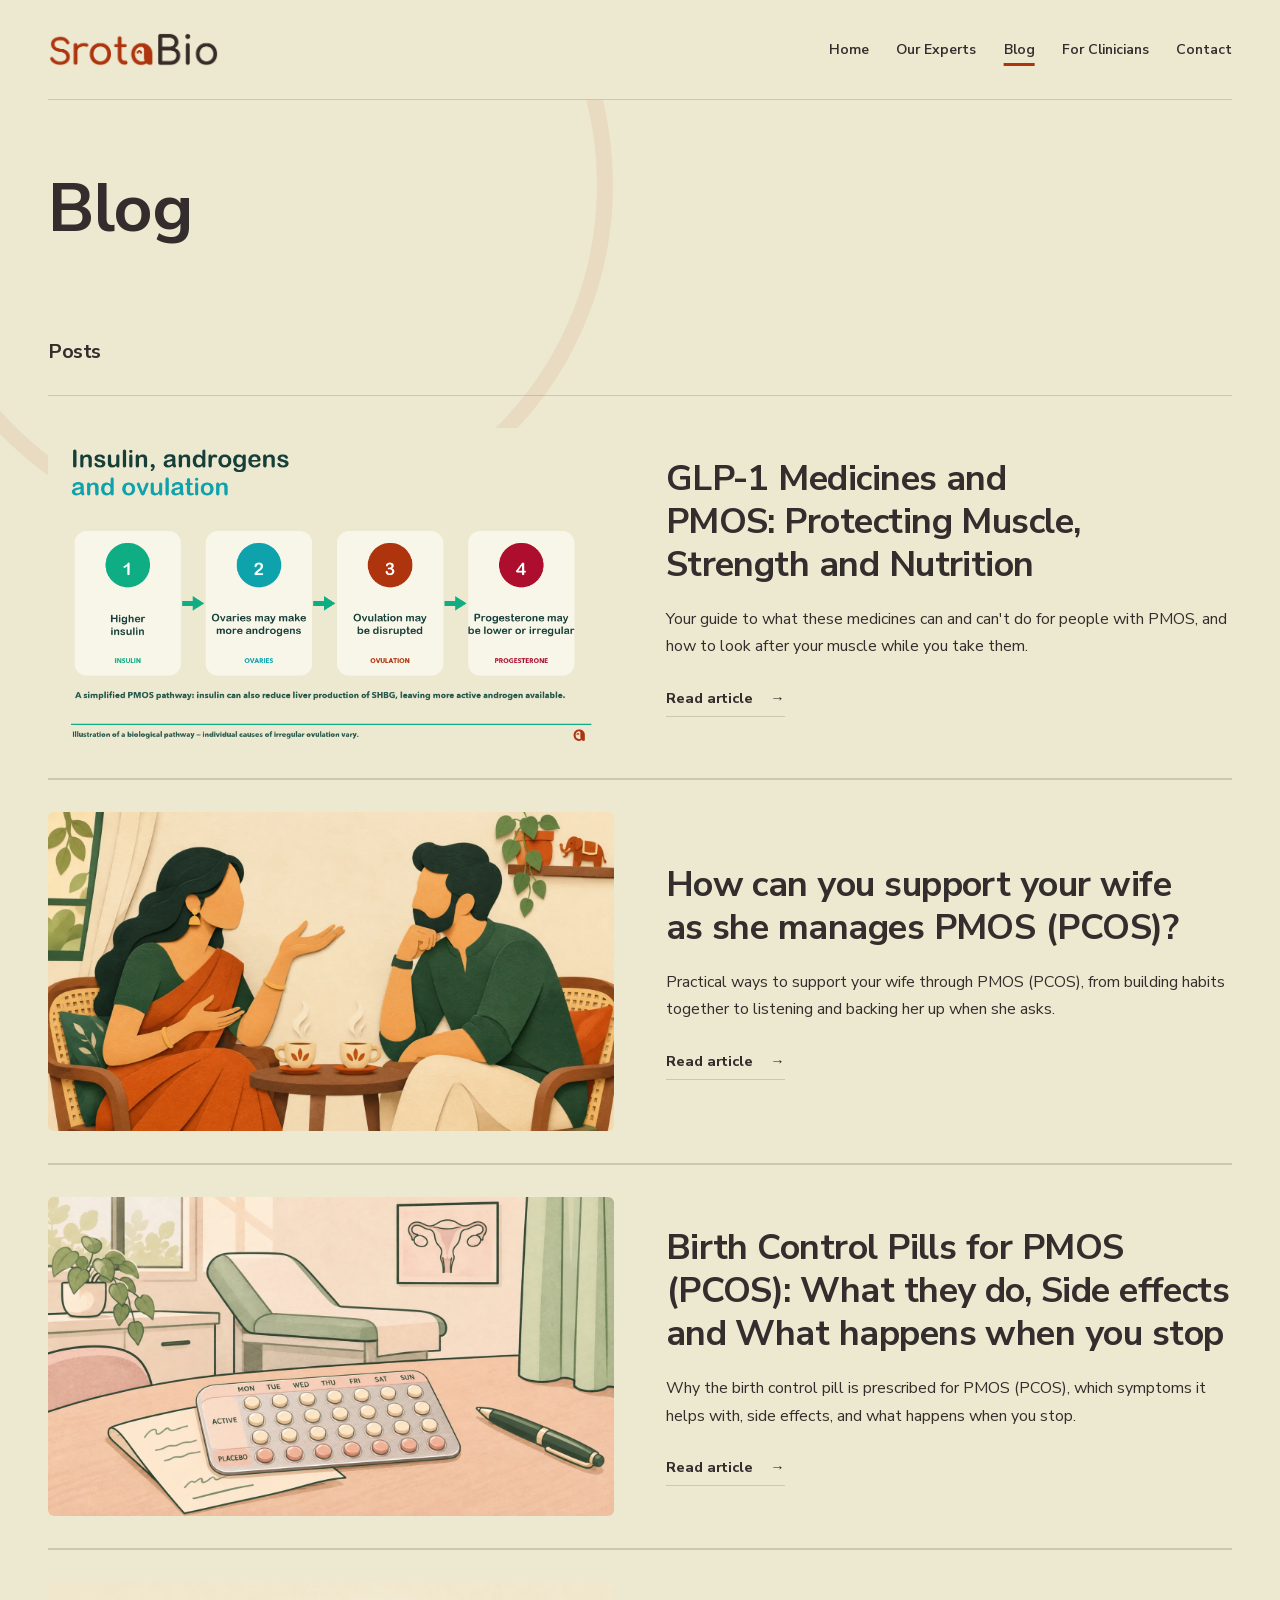
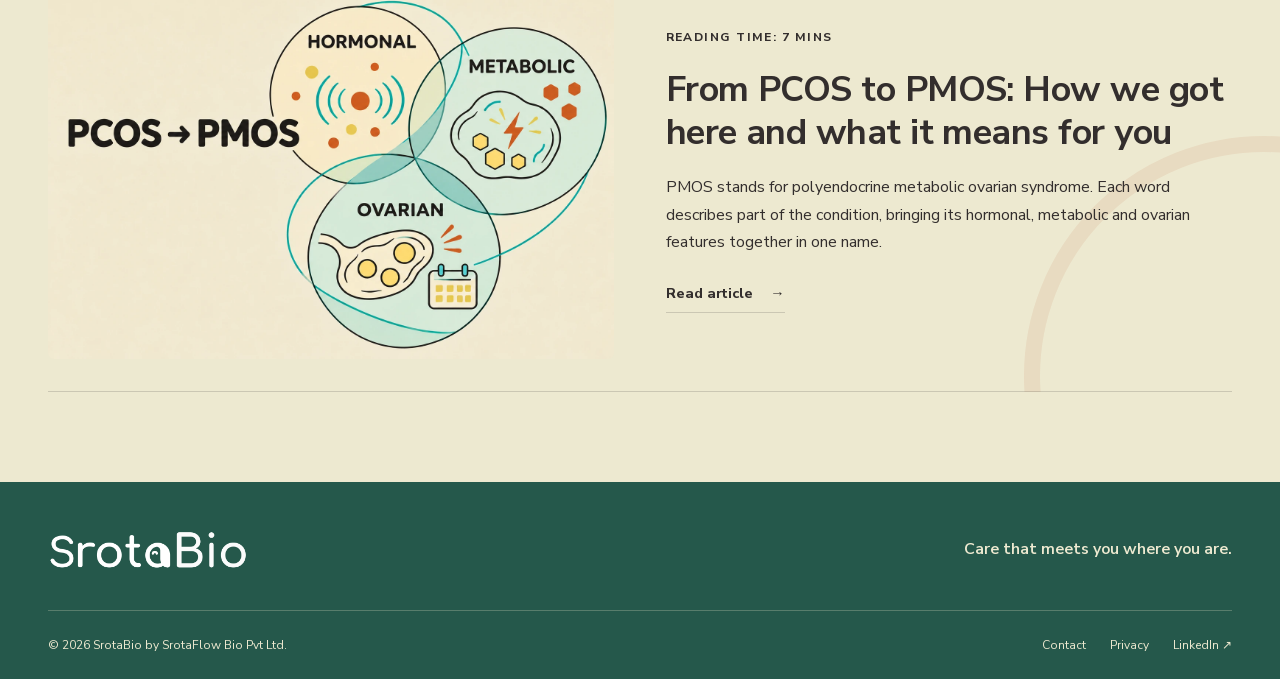
<file: blog.html>
<!doctype html>
<html lang="en">
<head>
    <script async src="https://www.googletagmanager.com/gtm.js?id=GTM-58PBRJK6"></script>
<script>
  window.dataLayer = window.dataLayer || [];
  function gtag(){dataLayer.push(arguments);}
  gtag('js', new Date());
</script>
<meta charset="utf-8">
<meta name="viewport" content="width=device-width, initial-scale=1"><title>Blog · SrotaBio</title>
<link rel="canonical" href="https://srotabio.com/blog.html">
<meta name="description" content="SrotaBio blog.">
<meta name="theme-color" content="#EDE9D0">
<meta property="og:title" content="Blog · SrotaBio">
<meta property="og:description" content="SrotaBio blog.">
<meta property="og:type" content="website">
<meta property="og:site_name" content="SrotaBio">
<link rel="icon" href="assets/identity/favicon.png?v=20261113-2" sizes="32x32">
<link rel="apple-touch-icon" href="assets/identity/apple-touch-icon.png?v=20261113-2">
<link rel="stylesheet" href="styles.css?v=20261113-1">
<script defer src="site-config.js?v=20261113-4">
</script>
<script defer src="script.js?v=20261113-4">
</script>
<link rel="stylesheet" href="footer.css?v=20261113-6">
<link rel="stylesheet" href="blog.css">
</head>
<body class="blog-page">
<a class="skip-link" href="#main">Skip to content</a>
<header class="site-header wrap"><a class="brand" href="./" aria-label="SrotaBio home"><img src="assets/identity/srotabio-wordmark-light.png?v=20261113-2" width="728" height="146" alt="SrotaBio"></a>
<button class="menu-toggle" aria-expanded="false" aria-controls="navigation">Menu <span aria-hidden="true">+</span>
</button>
<nav id="navigation" aria-label="Main navigation"><a href="./">Home</a><a href="experts.html">Our Experts</a><a href="blog.html" aria-current="page">Blog</a><a href="clinicians.html">For Clinicians</a><a href="contact.html">Contact</a>
</nav>
</header>
<main id="main">
<section class="page-intro wrap">
<h1>Blog</h1>
</section>
<section class="wrap section blog-posts" aria-labelledby="posts-heading">
<h2 id="posts-heading">Posts</h2>
<article class="blog-card">
<a class="blog-card-image" href="glp-1-medicines-pmos/" tabindex="-1" aria-hidden="true"><img src="assets/blog/glp-1-medicines-pmos/insulin-androgens-ovulation.webp" width="1920" height="1080" alt="" decoding="async"></a>
<div class="blog-card-copy">
<h3><a href="glp-1-medicines-pmos/">GLP-1 Medicines and PMOS: Protecting Muscle, Strength and Nutrition</a></h3>
<p>Your guide to what these medicines can and can't do for people with PMOS, and how to look after your muscle while you take them.</p>
<a class="text-link" href="glp-1-medicines-pmos/">Read article <span aria-hidden="true">→</span></a>
</div>
</article>
<article class="blog-card">
<a class="blog-card-image" href="support-your-wife-with-pcos/" tabindex="-1" aria-hidden="true"><img src="assets/blog/support-your-wife-with-pcos/listening-over-chai.webp" width="1536" height="864" alt="" decoding="async"></a>
<div class="blog-card-copy">
<h3><a href="support-your-wife-with-pcos/">How can you support your wife as she manages PMOS (PCOS)?</a></h3>
<p>Practical ways to support your wife through PMOS (PCOS), from building habits together to listening and backing her up when she asks.</p>
<a class="text-link" href="support-your-wife-with-pcos/">Read article <span aria-hidden="true">→</span></a>
</div>
</article>
<article class="blog-card">
<a class="blog-card-image" href="birth-control-pill-pmos-pcos/" tabindex="-1" aria-hidden="true"><img src="assets/blog/birth-control-pill-pmos-pcos/birth-control-pills.webp" width="1536" height="864" alt="" decoding="async"></a>
<div class="blog-card-copy">
<h3><a href="birth-control-pill-pmos-pcos/">Birth Control Pills for PMOS (PCOS): What they do, Side effects and What happens when you stop</a></h3>
<p>Why the birth control pill is prescribed for PMOS (PCOS), which symptoms it helps with, side effects, and what happens when you stop.</p>
<a class="text-link" href="birth-control-pill-pmos-pcos/">Read article <span aria-hidden="true">→</span></a>
</div>
</article>
<article class="blog-card">
<a class="blog-card-image" href="blog/from-pcos-to-pmos.html" tabindex="-1" aria-hidden="true"><img src="assets/blog/pcos-to-pmos/pcos-to-pmos.webp" width="1536" height="1024" alt="" decoding="async"></a>
<div class="blog-card-copy">
<p class="eyebrow">Reading time: 7 mins</p>
<h3><a href="blog/from-pcos-to-pmos.html">From PCOS to PMOS: How we got here and what it means for you</a></h3>
<p>PMOS stands for polyendocrine metabolic ovarian syndrome. Each word describes part of the condition, bringing its hormonal, metabolic and ovarian features together in one name.</p>
<a class="text-link" href="blog/from-pcos-to-pmos.html">Read article <span aria-hidden="true">→</span></a>
</div>
</article>
</section>
</main>
<footer class="site-footer">
<div class="wrap">
<div class="footer-top"><a class="brand" href="./"><img src="assets/identity/srotabio-wordmark-dark.png?v=20261113-2" width="728" height="146" alt="SrotaBio"></a>
<p>Care that meets you where you are.</p>
</div>
<div class="footer-bottom"><span>© <span id="year">2026</span> SrotaBio <span class="footer-legal">by SrotaFlow Bio Pvt Ltd.</span></span>
<div><a href="contact.html">Contact</a><a href="privacy.html">Privacy</a><a href="https://www.linkedin.com/company/srotabio/">LinkedIn ↗</a>
</div>
</div>
</div>
</footer>
</body>
</html>
</file>
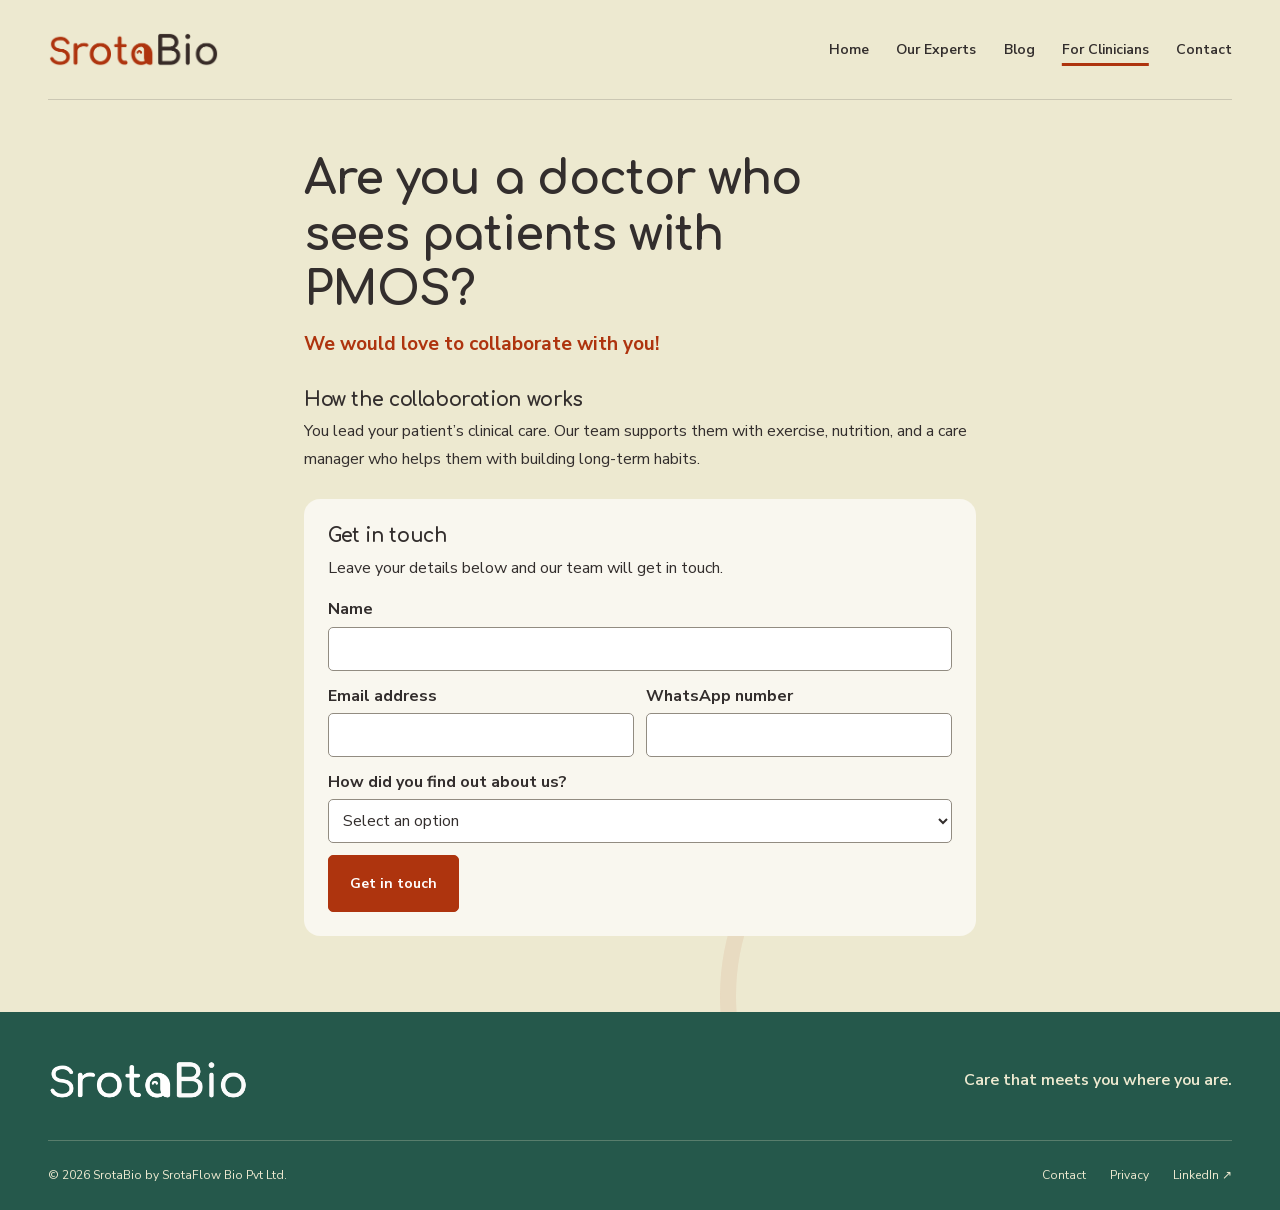
<file: clinicians.html>
<!doctype html>
<html lang="en">
<head>
    <script async src="https://www.googletagmanager.com/gtm.js?id=GTM-58PBRJK6"></script>
<script>
  window.dataLayer = window.dataLayer || [];
  function gtag(){dataLayer.push(arguments);}
  gtag('js', new Date());
</script>
<meta charset="utf-8">
<meta name="viewport" content="width=device-width, initial-scale=1"><title>For Clinicians · SrotaBio</title>
<meta name="description" content="Collaborate with SrotaBio to support your patients with PMOS.">
<link rel="canonical" href="https://srotabio.com/clinicians.html">
<meta name="theme-color" content="#EDE9D0">
<meta property="og:title" content="For Clinicians · SrotaBio">
<meta property="og:description" content="Collaborate with SrotaBio to support your patients with PMOS.">
<meta property="og:type" content="website">
<meta property="og:site_name" content="SrotaBio">
<link rel="icon" href="assets/identity/favicon.png?v=20261113-2" sizes="32x32">
<link rel="apple-touch-icon" href="assets/identity/apple-touch-icon.png?v=20261113-2">
<link rel="stylesheet" href="styles.css?v=20261127-1">
<script defer src="site-config.js?v=20261127-2">
</script>
<script defer src="script.js?v=20261113-4">
</script>
<script defer src="clinicians.js?v=20261127-3"></script>
<link rel="stylesheet" href="footer.css?v=20261113-6">
</head>
<body>
<a class="skip-link" href="#main">Skip to content</a>
<header class="site-header wrap"><a class="brand" href="./" aria-label="SrotaBio home"><img src="assets/identity/srotabio-wordmark-light.png?v=20261113-2" width="728" height="146" alt="SrotaBio"></a>
<button class="menu-toggle" aria-expanded="false" aria-controls="navigation">Menu <span aria-hidden="true">+</span>
</button>
<nav id="navigation" aria-label="Main navigation"><a href="./">Home</a><a href="experts.html">Our Experts</a><a href="blog.html">Blog</a><a href="clinicians.html" aria-current="page">For Clinicians</a><a href="contact.html">Contact</a>
</nav>
</header>
<main id="main" class="clinicians-main wrap">
  <section class="clinicians-intro" aria-labelledby="clinicians-heading">
    <h1 id="clinicians-heading">Are you a doctor who sees patients with PMOS?</h1>
    <p class="clinicians-invitation">We would love to collaborate with you!</p>
  </section>
  <section aria-labelledby="collaboration-heading">
    <h2 id="collaboration-heading">How the collaboration works</h2>
    <p>You lead your patient’s clinical care. Our team supports them with exercise, nutrition, and a care manager who helps them with building long-term habits.</p>
  </section>
  <section class="clinicians-inquiry" aria-labelledby="clinicians-form-heading">
    <h2 id="clinicians-form-heading" tabindex="-1">Get in touch</h2>
    <p id="clinicians-form-message">Leave your details below and our team will get in touch.</p>
    <form id="clinicians-form" method="post" novalidate>
      <div class="clinicians-field">
        <label for="clinicians-name">Name</label>
        <input id="clinicians-name" name="name" type="text" autocomplete="name" required maxlength="120">
      </div>
      <div class="clinicians-contact-fields">
        <div class="clinicians-field">
          <label for="clinicians-email">Email address</label>
          <input id="clinicians-email" name="email" type="email" autocomplete="email" maxlength="254">
        </div>
        <div class="clinicians-field">
          <label for="clinicians-whatsapp">WhatsApp number</label>
          <input id="clinicians-whatsapp" name="whatsapp" type="tel" autocomplete="tel" maxlength="25">
        </div>
      </div>
      <div class="clinicians-field">
        <label for="clinicians-referral">How did you find out about us?</label>
        <select id="clinicians-referral" name="referral">
          <option value="">Select an option</option>
          <option>Someone from Srota reached out</option>
          <option>Through social media</option>
          <option>Through another clinician or colleague</option>
          <option value="other">Other</option>
        </select>
      </div>
      <div class="clinicians-field" data-other-referral hidden>
        <label for="clinicians-other-referral">Please specify</label>
        <input id="clinicians-other-referral" name="otherReferral" type="text" maxlength="300" disabled>
      </div>
      <div class="honeypot" aria-hidden="true">
        <label for="clinicians-company">Leave this field empty</label>
        <input id="clinicians-company" name="_gotcha" type="text" tabindex="-1" autocomplete="off">
      </div>
      <button class="button" type="submit" disabled>Get in touch</button>
      <p class="form-status" id="clinicians-form-status" role="status"></p>
      <noscript><p>To get in touch, email <a href="mailto:contact@srotabio.com">contact@srotabio.com</a>.</p></noscript>
    </form>
  </section>
</main>
<footer class="site-footer">
<div class="wrap">
<div class="footer-top"><a class="brand" href="./"><img src="assets/identity/srotabio-wordmark-dark.png?v=20261113-2" width="728" height="146" alt="SrotaBio"></a>
<p>Care that meets you where you are.</p>
</div>
<div class="footer-bottom"><span>© <span id="year">2026</span> SrotaBio <span class="footer-legal">by SrotaFlow Bio Pvt Ltd.</span></span>
<div><a href="contact.html">Contact</a><a href="privacy.html">Privacy</a><a href="https://www.linkedin.com/company/srotabio/">LinkedIn ↗</a>
</div>
</div>
</div>
</footer>
</body>
</html>
</file>
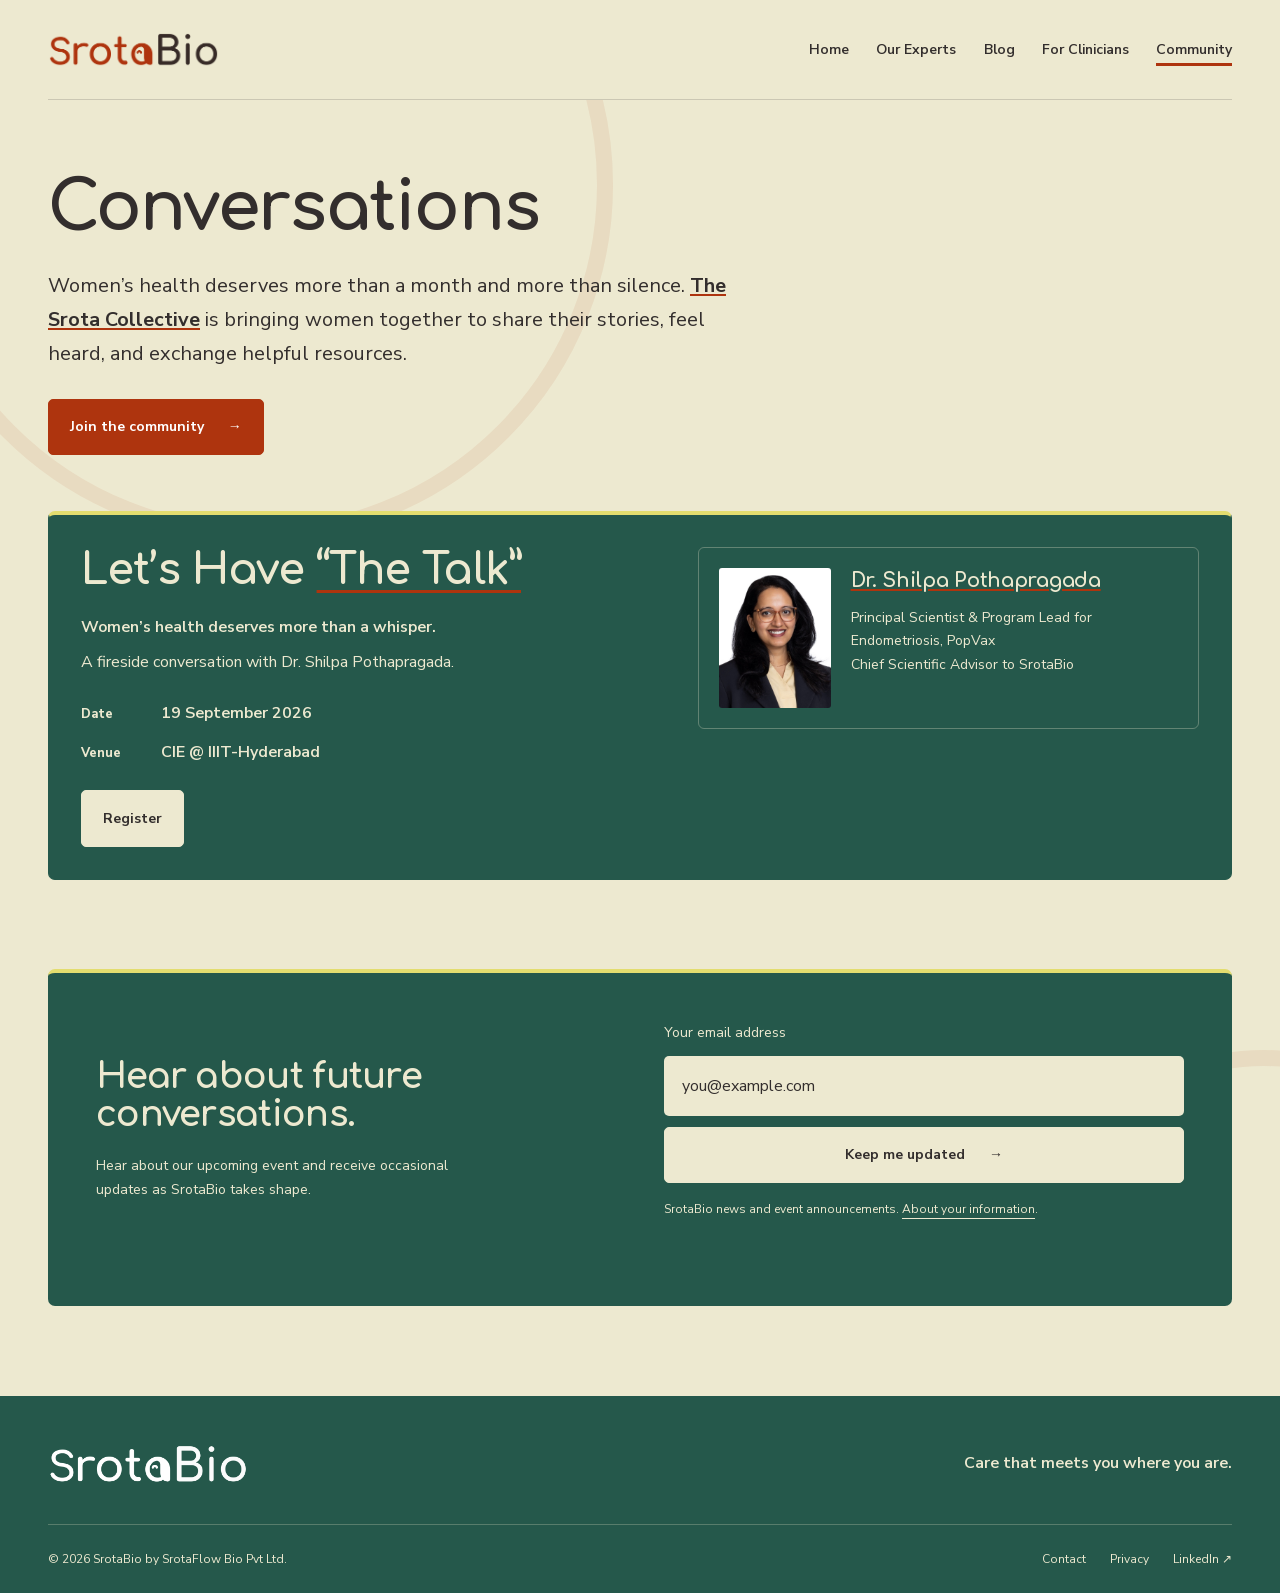
<file: community.html>
<!doctype html>
<html lang="en">
<head>
    <script async src="https://www.googletagmanager.com/gtm.js?id=GTM-58PBRJK6"></script>
<script>
  window.dataLayer = window.dataLayer || [];
  function gtag(){dataLayer.push(arguments);}
  gtag('js', new Date());
</script>
<meta charset="utf-8">
<meta name="viewport" content="width=device-width, initial-scale=1"><title>Let’s Have “The Talk” · SrotaBio</title>
<meta name="description" content="Women’s health deserves more than a whisper. A fireside conversation with Dr. Shilpa Pothapragada. 19 September 2026 at CIE @ IIIT-Hyderabad.">
<meta name="theme-color" content="#EDE9D0">
<meta property="og:title" content="Let’s Have “The Talk” · SrotaBio">
<meta property="og:description" content="Women’s health deserves more than a whisper. A fireside conversation with Dr. Shilpa Pothapragada. 19 September 2026 at CIE @ IIIT-Hyderabad.">
<meta property="og:type" content="website">
<meta property="og:site_name" content="SrotaBio">
<link rel="icon" href="assets/identity/favicon.png?v=20261113-2" sizes="32x32">
<link rel="apple-touch-icon" href="assets/identity/apple-touch-icon.png?v=20261113-2">
<link rel="stylesheet" href="styles.css?v=20261113-1">
<script defer src="site-config.js?v=20261113-4">
</script>
<script defer src="script.js?v=20261113-4">
</script>
<link rel="stylesheet" href="footer.css?v=20261113-6">
</head>
<body>
<a class="skip-link" href="#main">Skip to content</a>
<header class="site-header wrap"><a class="brand" href="./" aria-label="SrotaBio home"><img src="assets/identity/srotabio-wordmark-light.png?v=20261113-2" width="728" height="146" alt="SrotaBio"></a>
<button class="menu-toggle" aria-expanded="false" aria-controls="navigation">Menu <span aria-hidden="true">+</span>
</button>
<nav id="navigation" aria-label="Main navigation"><a href="./">Home</a><a href="experts.html">Our Experts</a><a href="blog.html">Blog</a><a href="clinicians.html">For Clinicians</a><a href="community.html" aria-current="page">Community</a>
</nav>
</header>
<main id="main">
<section class="page-intro wrap">
<h1>Conversations</h1>
<p class="lead">Women’s health deserves more than a month and more than silence. <b class="title-accent">The Srota Collective</b> is bringing women together to share their stories, feel heard, and exchange helpful resources.</p>
<a class="button" href="community/register.html">Join the community <span aria-hidden="true">→</span></a>
</section>
<section class="wrap conversation-invitation community-card" aria-labelledby="event-title">
<div class="conversation-copy">
<h2 id="event-title">Let’s Have <span class="title-accent">“The Talk”</span></h2>
<p class="conversation-subtitle community-card__lead">Women’s health deserves more than a whisper.</p>
<p>A fireside conversation with Dr. Shilpa Pothapragada.</p>
<dl class="conversation-logistics">
<div><dt>Date</dt><dd>19 September 2026</dd></div>
<div><dt>Venue</dt><dd>CIE @ IIIT-Hyderabad</dd></div>
</dl>
<a class="button button-light" href="https://luma.com/plx5m86d">Register</a>
</div>
<figure class="conversation-speaker">
<img src="assets/pfps/shilpapfp.jpeg" width="800" height="800" alt="Dr. Shilpa Pothapragada">
<figcaption><h3 class="title-accent">Dr. Shilpa Pothapragada</h3><p>Principal Scientist &amp; Program Lead for Endometriosis, PopVax<br>Chief Scientific Advisor to SrotaBio</p></figcaption>
</figure>
</section>
<section class="signup wrap" id="updates">
<div>
<h2>Hear about future conversations.</h2>
<p>Hear about our upcoming event and receive occasional updates as SrotaBio takes shape.</p>
</div>
<form id="waitlist-form" novalidate>
<label for="email">Your email address</label>
<div class="form-row">
<input id="email" name="email" type="email" autocomplete="email" placeholder="you@example.com" required maxlength="254" aria-describedby="signup-note form-status">
<button class="button button-light" type="submit">Keep me updated <span aria-hidden="true">→</span>
</button>
</div>
<div class="honeypot" aria-hidden="true">
<label for="company">Leave this field empty</label>
<input id="company" name="_gotcha" type="text" tabindex="-1" autocomplete="off">
</div>
<input type="hidden" name="source" value="srotabio-landing-page">
<p class="form-note" id="signup-note">SrotaBio news and event announcements. <a href="privacy.html">About your information</a>.</p>
<p class="form-status" id="form-status" role="status" aria-live="polite">
</p>
</form>
</section>
</main>
<footer class="site-footer">
<div class="wrap">
<div class="footer-top"><a class="brand" href="./"><img src="assets/identity/srotabio-wordmark-dark.png?v=20261113-2" width="728" height="146" alt="SrotaBio"></a>
<p>Care that meets you where you are.</p>
</div>
<div class="footer-bottom"><span>© <span id="year">2026</span> SrotaBio <span class="footer-legal">by SrotaFlow Bio Pvt Ltd.</span></span>
<div><a href="contact.html">Contact</a><a href="privacy.html">Privacy</a><a href="https://www.linkedin.com/company/srotabio/">LinkedIn ↗</a>
</div>
</div>
</div>
</footer>
</body>
</html>
</file>
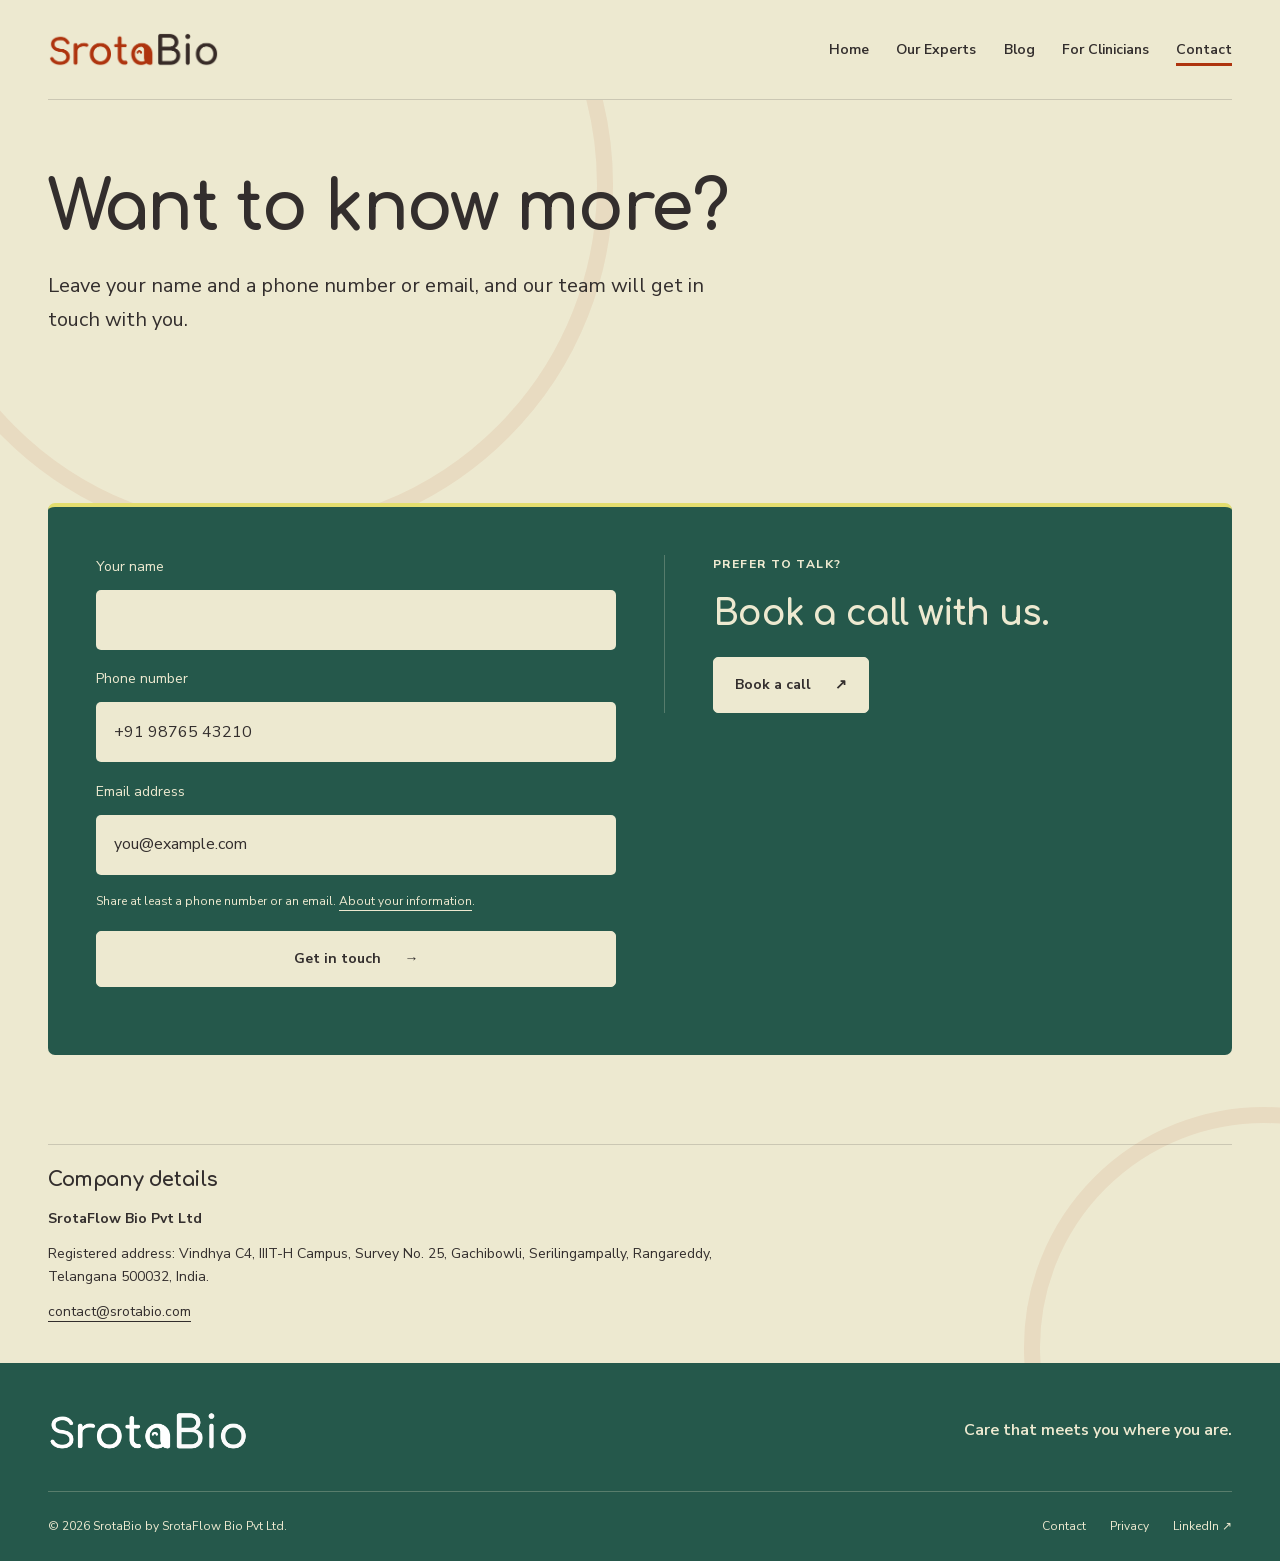
<file: contact.html>
<!doctype html>
<html lang="en">
<head>
   <script async src="https://www.googletagmanager.com/gtm.js?id=GTM-58PBRJK6"></script>
<script>
  window.dataLayer = window.dataLayer || [];
  function gtag(){dataLayer.push(arguments);}
  gtag('js', new Date());
</script>
<meta charset="utf-8">
<meta name="viewport" content="width=device-width, initial-scale=1"><title>Contact · SrotaBio</title>
<link rel="canonical" href="https://srotabio.com/contact.html">
<meta name="description" content="Want to know more about SrotaBio? Leave your name and a phone number or email and we’ll get in touch, or book a call.">
<meta name="theme-color" content="#EDE9D0">
<meta property="og:title" content="Contact · SrotaBio">
<meta property="og:description" content="Want to know more about SrotaBio? Leave your name and a phone number or email and we’ll get in touch, or book a call.">
<meta property="og:type" content="website">
<meta property="og:site_name" content="SrotaBio">
<link rel="icon" href="assets/identity/favicon.png?v=20261113-2" sizes="32x32">
<link rel="apple-touch-icon" href="assets/identity/apple-touch-icon.png?v=20261113-2">
<link rel="stylesheet" href="styles.css?v=20261113-7">
<script defer src="site-config.js?v=20261113-4">
</script>
<script defer src="script.js?v=20261113-4">
</script>
<link rel="stylesheet" href="footer.css?v=20261113-6">
</head>
<body>
<a class="skip-link" href="#main">Skip to content</a>
<header class="site-header wrap"><a class="brand" href="./" aria-label="SrotaBio home"><img src="assets/identity/srotabio-wordmark-light.png?v=20261113-2" width="728" height="146" alt="SrotaBio"></a>
<button class="menu-toggle" aria-expanded="false" aria-controls="navigation">Menu <span aria-hidden="true">+</span>
</button>
<nav id="navigation" aria-label="Main navigation"><a href="./">Home</a><a href="experts.html">Our Experts</a><a href="blog.html">Blog</a><a href="clinicians.html">For Clinicians</a><a href="contact.html" aria-current="page">Contact</a>
</nav>
</header>
<main id="main">
<section class="page-intro wrap">
<h1>Want to know more?</h1>
<p class="lead">Leave your name and a phone number or email, and our team will get in touch with you.</p>
</section>

<section class="signup contact-form-panel wrap" id="contact">
<div>
<form id="contact-form" novalidate>
<label for="contact-name">Your name</label>
<input id="contact-name" name="name" type="text" autocomplete="name" required maxlength="120">
<label for="contact-phone">Phone number</label>
<input id="contact-phone" name="phone" type="tel" autocomplete="tel" inputmode="tel" placeholder="+91 98765 43210" maxlength="20">
<label for="contact-email">Email address</label>
<input id="contact-email" name="email" type="email" autocomplete="email" placeholder="you@example.com" maxlength="254">
<p class="form-note" id="contact-note">Share at least a phone number or an email. <a href="privacy.html">About your information</a>.</p>
<div class="honeypot" aria-hidden="true">
<label for="company">Leave this field empty</label>
<input id="company" name="_gotcha" type="text" tabindex="-1" autocomplete="off">
</div>
<button class="button button-light" type="submit">Get in touch <span aria-hidden="true">→</span>
</button>
<p class="form-status" id="form-status" role="status" aria-live="polite">
</p>
</form>
</div>
<div class="contact-form-panel__call" id="book-call" data-book-call hidden>
<p class="eyebrow">Prefer to talk?</p>
<h2>Book a call with us.</h2>
<a class="button button-light" href="#" target="_blank" rel="noopener">Book a call <span aria-hidden="true">↗</span>
</a>
</div>
</section>
<section class="company-details wrap" aria-labelledby="company-details-title">
<hr>
<div class="company-details__copy">
<h2 id="company-details-title">Company details</h2>
<p><strong>SrotaFlow Bio Pvt Ltd</strong></p>
<p>Registered address: Vindhya C4, IIIT-H Campus, Survey No. 25, Gachibowli, Serilingampally, Rangareddy, Telangana 500032, India.</p>
<p><a href="mailto:contact@srotabio.com">contact@srotabio.com</a></p>
</div>
</section>
</main>
<footer class="site-footer">
<div class="wrap">
<div class="footer-top"><a class="brand" href="./"><img src="assets/identity/srotabio-wordmark-dark.png?v=20261113-2" width="728" height="146" alt="SrotaBio"></a>
<p>Care that meets you where you are.</p>
</div>
<div class="footer-bottom"><span>© <span id="year">2026</span> SrotaBio <span class="footer-legal">by SrotaFlow Bio Pvt Ltd.</span></span>
<div><a href="contact.html" aria-current="page">Contact</a><a href="privacy.html">Privacy</a><a href="https://www.linkedin.com/company/srotabio/">LinkedIn ↗</a>
</div>
</div>
</div>
</footer>
</body>
</html>
</file>
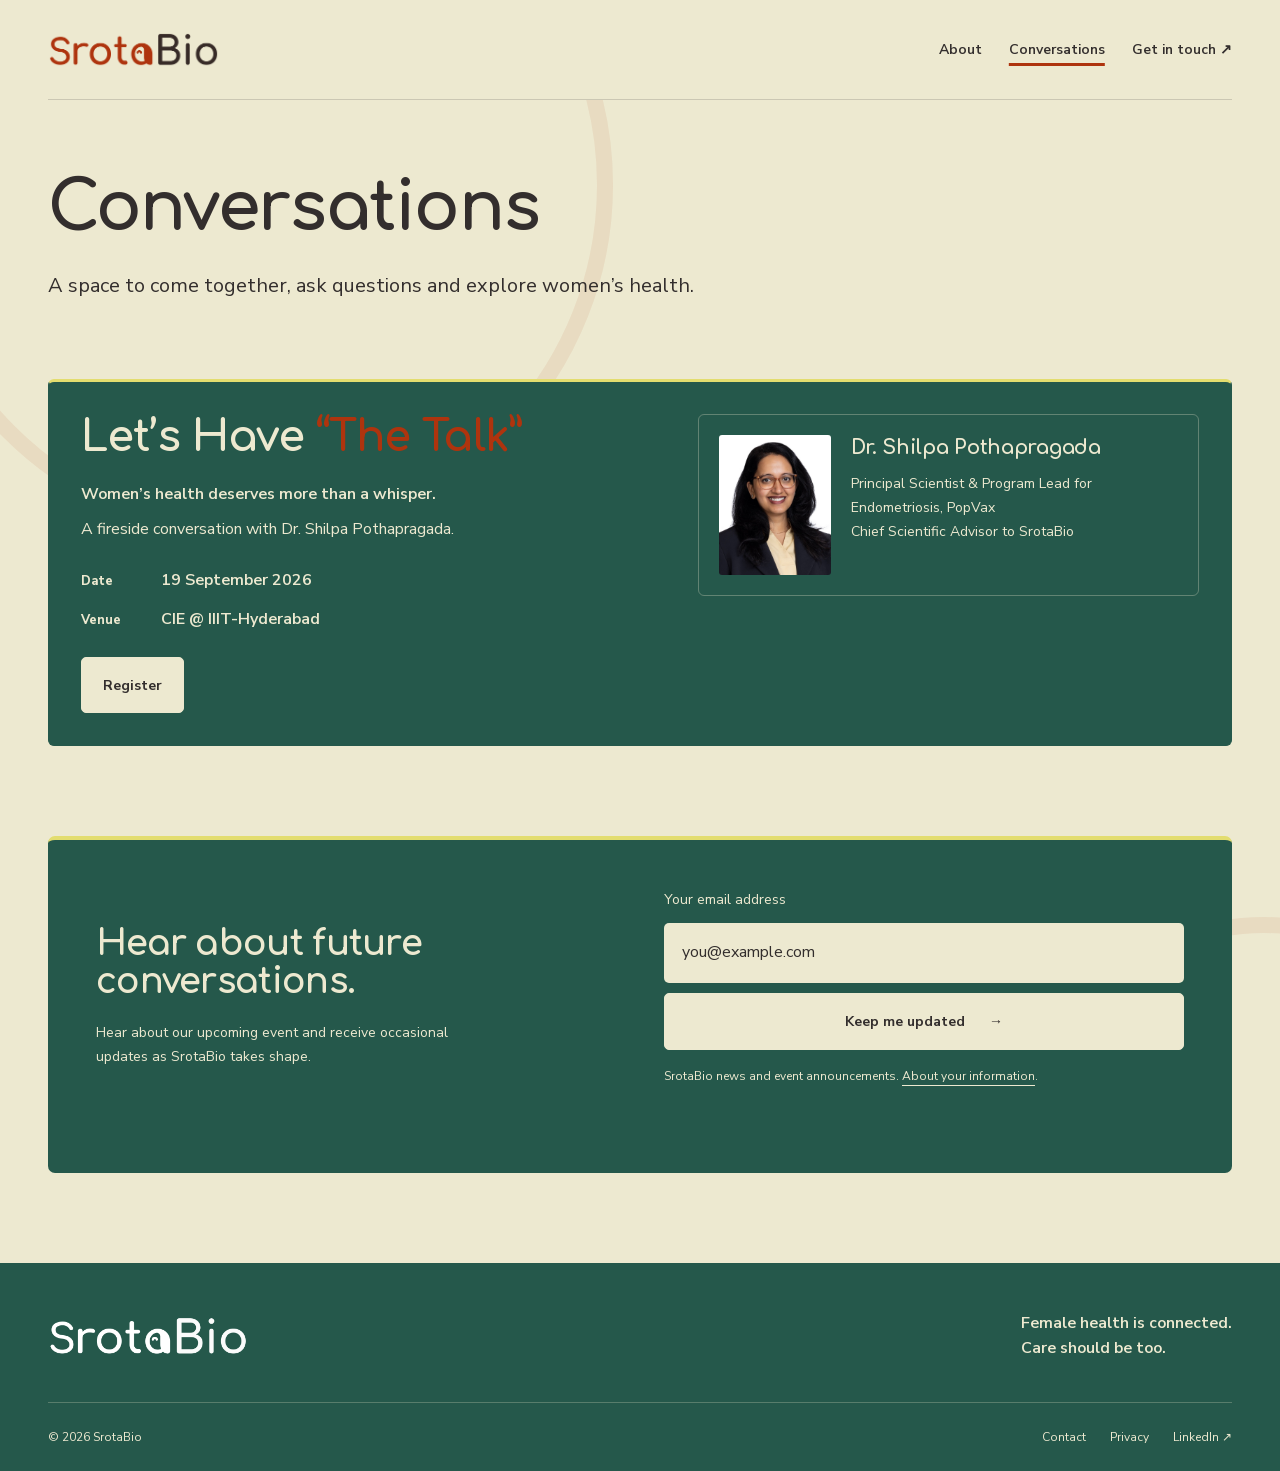
<file: events.html>
<!doctype html>
<html lang="en">
<head>
<meta charset="utf-8">
<meta name="viewport" content="width=device-width, initial-scale=1"><title>Let’s Have “The Talk” · SrotaBio</title>
<meta name="description" content="Women’s health deserves more than a whisper. A fireside conversation with Dr. Shilpa Pothapragada. 19 September 2026 at CIE @ IIIT-Hyderabad.">
<meta name="theme-color" content="#FAF6EC">
<meta property="og:title" content="Let’s Have “The Talk” · SrotaBio">
<meta property="og:description" content="Women’s health deserves more than a whisper. A fireside conversation with Dr. Shilpa Pothapragada. 19 September 2026 at CIE @ IIIT-Hyderabad.">
<meta property="og:type" content="website">
<meta property="og:site_name" content="SrotaBio">
<link rel="icon" href="assets/identity/favicon.png" sizes="32x32">
<link rel="apple-touch-icon" href="assets/identity/apple-touch-icon.png">
<link rel="stylesheet" href="styles.css?v=20260908-11">
<script defer src="site-config.js">
</script>
<script defer src="script.js">
</script>
</head>
<body>
<a class="skip-link" href="#main">Skip to content</a>
<header class="site-header wrap"><a class="brand" href="index.html" aria-label="SrotaBio home"><img src="assets/identity/srotabio-wordmark-light.png" width="1041" height="271" alt="SrotaBio"></a>
<button class="menu-toggle" aria-expanded="false" aria-controls="navigation">Menu <span aria-hidden="true">+</span>
</button>
<nav id="navigation" aria-label="Main navigation"><a href="about.html">About</a><a href="events.html" aria-current="page">Conversations</a><a class="nav-contact" href="contact.html">Get in touch <span aria-hidden="true">↗</span></a>
</nav>
</header>
<main id="main">
<section class="page-intro wrap">
<h1>Conversations</h1>
<p class="lead">A space to come together, ask questions and explore women’s health.</p>
</section>
<section class="wrap conversation-invitation" aria-labelledby="event-title">
<div class="conversation-copy">
<h2 id="event-title">Let’s Have <span class="text-lime">“The Talk”</span></h2>
<p class="conversation-subtitle">Women’s health deserves more than a whisper.</p>
<p>A fireside conversation with Dr. Shilpa Pothapragada.</p>
<dl class="conversation-logistics">
<div><dt>Date</dt><dd>19 September 2026</dd></div>
<div><dt>Venue</dt><dd>CIE @ IIIT-Hyderabad</dd></div>
</dl>
<a class="button button-light" href="#">Register</a>
</div>
<figure class="conversation-speaker">
<img src="assets/pfps/shilpapfp.jpeg" width="800" height="800" alt="Dr. Shilpa Pothapragada">
<figcaption><h3>Dr. Shilpa Pothapragada</h3><p>Principal Scientist &amp; Program Lead for Endometriosis, PopVax<br>Chief Scientific Advisor to SrotaBio</p></figcaption>
</figure>
</section>
<section class="signup wrap" id="updates">
<div>
<h2>Hear about future conversations.</h2>
<p>Hear about our upcoming event and receive occasional updates as SrotaBio takes shape.</p>
</div>
<form id="waitlist-form" novalidate>
<label for="email">Your email address</label>
<div class="form-row">
<input id="email" name="email" type="email" autocomplete="email" placeholder="you@example.com" required maxlength="254" aria-describedby="signup-note form-status">
<button class="button button-light" type="submit">Keep me updated <span aria-hidden="true">→</span>
</button>
</div>
<div class="honeypot" aria-hidden="true">
<label for="company">Leave this field empty</label>
<input id="company" name="_gotcha" type="text" tabindex="-1" autocomplete="off">
</div>
<input type="hidden" name="source" value="srotabio-landing-page">
<p class="form-note" id="signup-note">SrotaBio news and event announcements. <a href="privacy.html">About your information</a>.</p>
<p class="form-status" id="form-status" role="status" aria-live="polite">
</p>
</form>
</section>
</main>
<footer class="site-footer">
<div class="wrap">
<div class="footer-top"><a class="brand" href="index.html"><img src="assets/identity/srotabio-wordmark-dark.png" width="1041" height="271" alt="SrotaBio"></a>
<p>Female health is connected.<br>Care should be too.</p>
</div>
<div class="footer-bottom"><span>© <span id="year">2026</span> SrotaBio</span>
<div><a href="contact.html">Contact</a><a href="privacy.html">Privacy</a><a href="https://www.linkedin.com/company/srotabio/">LinkedIn ↗</a>
</div>
</div>
</div>
</footer>
</body>
</html>
</file>
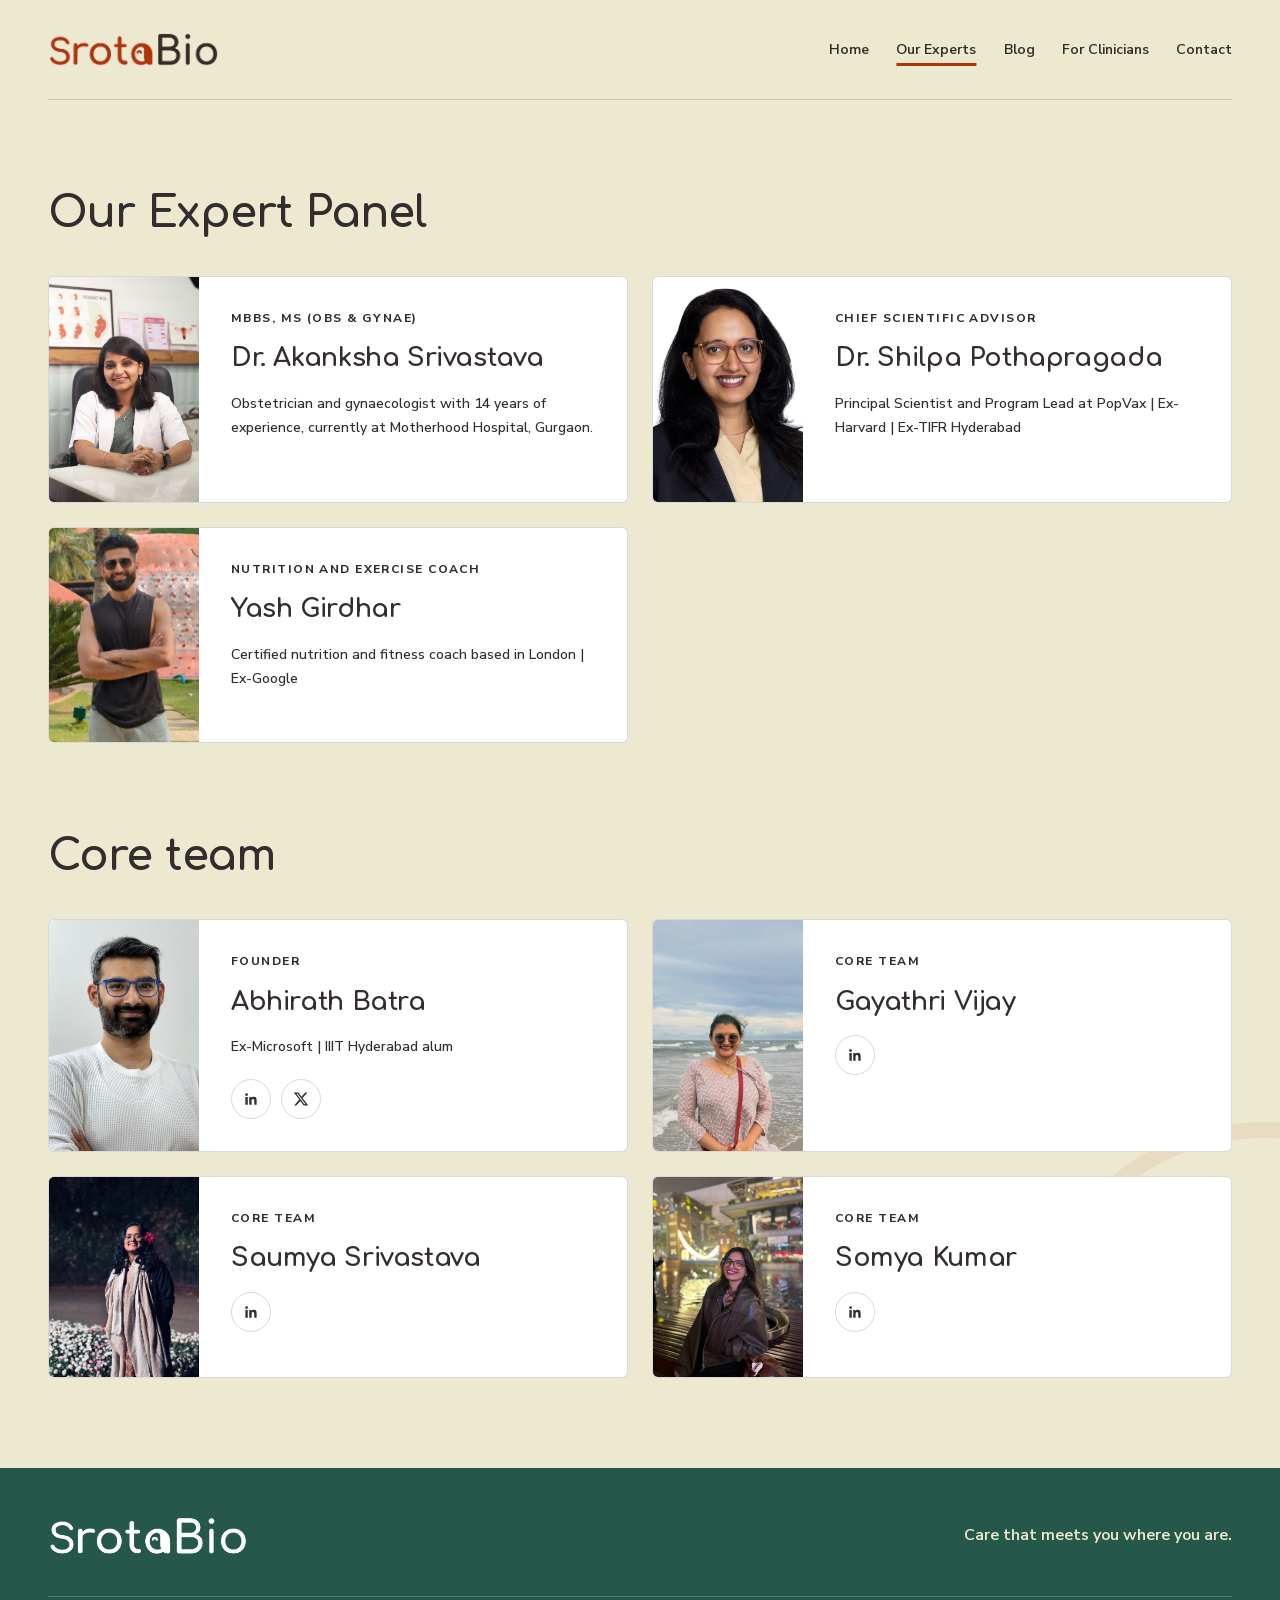
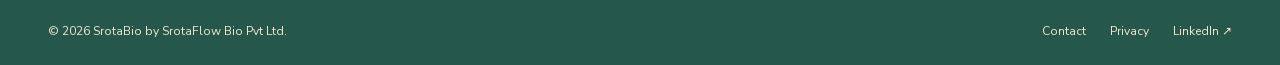
<file: experts.html>
<!doctype html>
<html lang="en">
<head>
    <script async src="https://www.googletagmanager.com/gtm.js?id=GTM-58PBRJK6"></script>
<script>
  window.dataLayer = window.dataLayer || [];
  function gtag(){dataLayer.push(arguments);}
  gtag('js', new Date());
</script>
<meta charset="utf-8">
<meta name="viewport" content="width=device-width, initial-scale=1"><title>Experts · SrotaBio</title>
<link rel="canonical" href="https://srotabio.com/experts.html">
<meta name="description" content="The people and personal conviction behind SrotaBio, an early-stage female-health company in India.">
<meta name="theme-color" content="#EDE9D0">
<meta property="og:title" content="Experts · SrotaBio">
<meta property="og:description" content="The people and personal conviction behind SrotaBio, an early-stage female-health company in India.">
<meta property="og:type" content="website">
<meta property="og:site_name" content="SrotaBio">
<link rel="icon" href="assets/identity/favicon.png?v=20261113-2" sizes="32x32">
<link rel="apple-touch-icon" href="assets/identity/apple-touch-icon.png?v=20261113-2">
<link rel="stylesheet" href="styles.css?v=20261113-1">
<script defer src="site-config.js?v=20261113-4">
</script>
<script defer src="script.js?v=20261113-4">
</script>
<link rel="stylesheet" href="footer.css?v=20261113-6">
</head>
<body class="about-page">
<a class="skip-link" href="#main">Skip to content</a>
<header class="site-header wrap"><a class="brand" href="./" aria-label="SrotaBio home"><img src="assets/identity/srotabio-wordmark-light.png?v=20261113-2" width="728" height="146" alt="SrotaBio"></a>
<button class="menu-toggle" aria-expanded="false" aria-controls="navigation">Menu <span aria-hidden="true">+</span>
</button>
<nav id="navigation" aria-label="Main navigation"><a href="./">Home</a><a href="experts.html" aria-current="page">Our Experts</a><a href="blog.html">Blog</a><a href="clinicians.html">For Clinicians</a><a href="contact.html">Contact</a>
</nav>
</header>
<main id="main">
<!--<section class="page-intro wrap">
<h1>Experts</h1>
</section>-->   
<section class="section wrap" aria-labelledby="care-team-title">
<div class="section-heading" id="expert-panel">
<h2 id="care-team-title">Our Expert Panel</h2>
</div>
<div class="team-grid">
<article class="person member"><img class="portrait" src="assets/pfps/doc_akanksha.jpeg" width="675" height="900" loading="lazy" alt="Akanksha Srivastavsa">
<div class="person-copy">
<p class="eyebrow">MBBS, MS (OBS &amp; GYNAE)</p>
<h3>Dr. Akanksha Srivastava</h3>
<p>Obstetrician and gynaecologist with 14 years of experience, currently at Motherhood Hospital, Gurgaon.</p>
</div>
</article>
<article class="person member"><img class="portrait" src="assets/pfps/shilpapfp.jpeg" width="800" height="800" loading="lazy" alt="Dr. Shilpa Pothapragada">
<div class="person-copy">
<p class="eyebrow">Chief Scientific Advisor</p>
<h3>Dr. Shilpa Pothapragada</h3>
<p>Principal Scientist and Program Lead at PopVax | Ex-Harvard | Ex-TIFR Hyderabad</p>
<!--<div class="social-links" aria-label="Dr. Shilpa Pothapragada’s profiles">
<a class="social-link" href="https://www.linkedin.com/in/shilpapothapragada/" rel="me" aria-label="Dr. Shilpa Pothapragada on LinkedIn"><svg viewBox="0 0 24 24" aria-hidden="true"><path d="M20.45 20.45h-3.56v-5.57c0-1.33-.03-3.04-1.85-3.04-1.86 0-2.14 1.45-2.14 2.94v5.67H9.35V9h3.42v1.56h.05c.47-.9 1.63-1.85 3.37-1.85 3.6 0 4.26 2.37 4.26 5.46v6.28ZM5.34 7.43a2.06 2.06 0 1 1 0-4.12 2.06 2.06 0 0 1 0 4.12ZM3.56 20.45h3.55V9H3.56v11.45Z"/></svg></a>
<a class="social-link" href="https://x.com/shilpap_" rel="me" aria-label="Dr. Shilpa Pothapragada on X"><svg viewBox="0 0 24 24" aria-hidden="true"><path d="M18.24 2.25h3.31l-7.23 8.26 8.5 11.24h-6.66l-5.21-6.82-5.97 6.82H1.67l7.74-8.84L1.25 2.25h6.83l4.71 6.23 5.45-6.23Zm-1.16 17.52h1.83L7.08 4.13H5.11l11.97 15.64Z"/></svg></a>
</div>-->
</div>
</article>
<article class="person member"><img class="portrait" src="assets/pfps/yash.jpeg" width="675" height="900" loading="lazy" alt="Yash Girdhar">
<div class="person-copy">
<p class="eyebrow">Nutrition and Exercise coach</p>
<h3>Yash Girdhar</h3>
<p>Certified nutrition and fitness coach based in London | Ex-Google</p>
</div>
</article>
</div>
</section>
<section class="section wrap" aria-labelledby="people-title">
<div class="section-heading">
<h2 id="people-title">Core team</h2>
</div>
<div class="team-grid">
<article class="person member"><img class="portrait" src="assets/pfps/abhirath-batra.jpg" width="675" height="900" loading="lazy" alt="Abhirath Batra">
<div class="person-copy">
<p class="eyebrow">Founder</p>
<h3>Abhirath Batra</h3>
<p>Ex-Microsoft | IIIT Hyderabad alum</p>
<div class="social-links" aria-label="Abhirath Batra’s profiles">
<a class="social-link" href="https://www.linkedin.com/in/abhirath-batra-10740587/" rel="me" aria-label="Abhirath Batra on LinkedIn"><svg viewBox="0 0 24 24" aria-hidden="true"><path d="M20.45 20.45h-3.56v-5.57c0-1.33-.03-3.04-1.85-3.04-1.86 0-2.14 1.45-2.14 2.94v5.67H9.35V9h3.42v1.56h.05c.47-.9 1.63-1.85 3.37-1.85 3.6 0 4.26 2.37 4.26 5.46v6.28ZM5.34 7.43a2.06 2.06 0 1 1 0-4.12 2.06 2.06 0 0 1 0 4.12ZM3.56 20.45h3.55V9H3.56v11.45Z"/></svg></a>
<a class="social-link" href="https://x.com/AbhirathB" rel="me" aria-label="Abhirath Batra on X"><svg viewBox="0 0 24 24" aria-hidden="true"><path d="M18.24 2.25h3.31l-7.23 8.26 8.5 11.24h-6.66l-5.21-6.82-5.97 6.82H1.67l7.74-8.84L1.25 2.25h6.83l4.71 6.23 5.45-6.23Zm-1.16 17.52h1.83L7.08 4.13H5.11l11.97 15.64Z"/></svg></a>
</div>
</div>
</article>

<article class="person member"><img class="portrait" src="assets/pfps/gayu.png" width="675" height="900" loading="lazy" alt="Gayathri Vijay">
<div class="person-copy">
<p class="eyebrow">Core team</p>
<h3>Gayathri Vijay</h3>
<div class="social-links" aria-label="Gayathri Vijay’s profiles">
<a class="social-link" href="https://www.linkedin.com/in/gayathrivijay?utm_source=share_via&amp;utm_content=profile&amp;utm_medium=member_ios" rel="me" aria-label="Gayathri Vijay on LinkedIn"><svg viewBox="0 0 24 24" aria-hidden="true"><path d="M20.45 20.45h-3.56v-5.57c0-1.33-.03-3.04-1.85-3.04-1.86 0-2.14 1.45-2.14 2.94v5.67H9.35V9h3.42v1.56h.05c.47-.9 1.63-1.85 3.37-1.85 3.6 0 4.26 2.37 4.26 5.46v6.28ZM5.34 7.43a2.06 2.06 0 1 1 0-4.12 2.06 2.06 0 0 1 0 4.12ZM3.56 20.45h3.55V9H3.56v11.45Z"/></svg></a>
</div>
</div>
</article>
<article class="person member"><img class="portrait" src="assets/pfps/saumya.jpg" width="675" height="900" loading="lazy" alt="Saumya Srivastava">
<div class="person-copy">
<p class="eyebrow">Core team</p>
<h3>Saumya Srivastava</h3>
<div class="social-links" aria-label="Saumya Srivastava’s profiles">
<a class="social-link" href="https://www.linkedin.com/in/saumya2811?utm_source=share_via&amp;utm_content=profile&amp;utm_medium=member_ios" rel="me" aria-label="Saumya Srivastava on LinkedIn"><svg viewBox="0 0 24 24" aria-hidden="true"><path d="M20.45 20.45h-3.56v-5.57c0-1.33-.03-3.04-1.85-3.04-1.86 0-2.14 1.45-2.14 2.94v5.67H9.35V9h3.42v1.56h.05c.47-.9 1.63-1.85 3.37-1.85 3.6 0 4.26 2.37 4.26 5.46v6.28ZM5.34 7.43a2.06 2.06 0 1 1 0-4.12 2.06 2.06 0 0 1 0 4.12ZM3.56 20.45h3.55V9H3.56v11.45Z"/></svg></a>
</div>
<!--<p>Also a IIIT Hyderabad alum, with many years spent in product research and strategy. Joined the SrotaBio founding team to bring her craft to a cause close to her heart.</p>-->
</div>
</article>
<article class="person member"><img class="portrait" src="assets/pfps/somi.png" width="675" height="900" loading="lazy" alt="Somya Kumar">
<div class="person-copy">
<p class="eyebrow">Core team</p>
<h3>Somya Kumar</h3>
<div class="social-links" aria-label="Somya Kumar’s profiles">
<a class="social-link" href="https://www.linkedin.com/in/somya-kumar-768693176?utm_source=share_via&amp;utm_content=profile&amp;utm_medium=member_ios" rel="me" aria-label="Somya Kumar on LinkedIn"><svg viewBox="0 0 24 24" aria-hidden="true"><path d="M20.45 20.45h-3.56v-5.57c0-1.33-.03-3.04-1.85-3.04-1.86 0-2.14 1.45-2.14 2.94v5.67H9.35V9h3.42v1.56h.05c.47-.9 1.63-1.85 3.37-1.85 3.6 0 4.26 2.37 4.26 5.46v6.28ZM5.34 7.43a2.06 2.06 0 1 1 0-4.12 2.06 2.06 0 0 1 0 4.12ZM3.56 20.45h3.55V9H3.56v11.45Z"/></svg></a>
</div>
</div>
</article>
</div>
</section>
</main>
<footer class="site-footer">
<div class="wrap">
<div class="footer-top"><a class="brand" href="./"><img src="assets/identity/srotabio-wordmark-dark.png?v=20261113-2" width="728" height="146" alt="SrotaBio"></a>
<p>Care that meets you where you are.</p>
</div>
<div class="footer-bottom"><span>© <span id="year">2026</span> SrotaBio <span class="footer-legal">by SrotaFlow Bio Pvt Ltd.</span></span>
<div><a href="contact.html">Contact</a><a href="privacy.html">Privacy</a><a href="https://www.linkedin.com/company/srotabio/">LinkedIn ↗</a>
</div>
</div>
</div>
</footer>
</body>
</html>
</file>
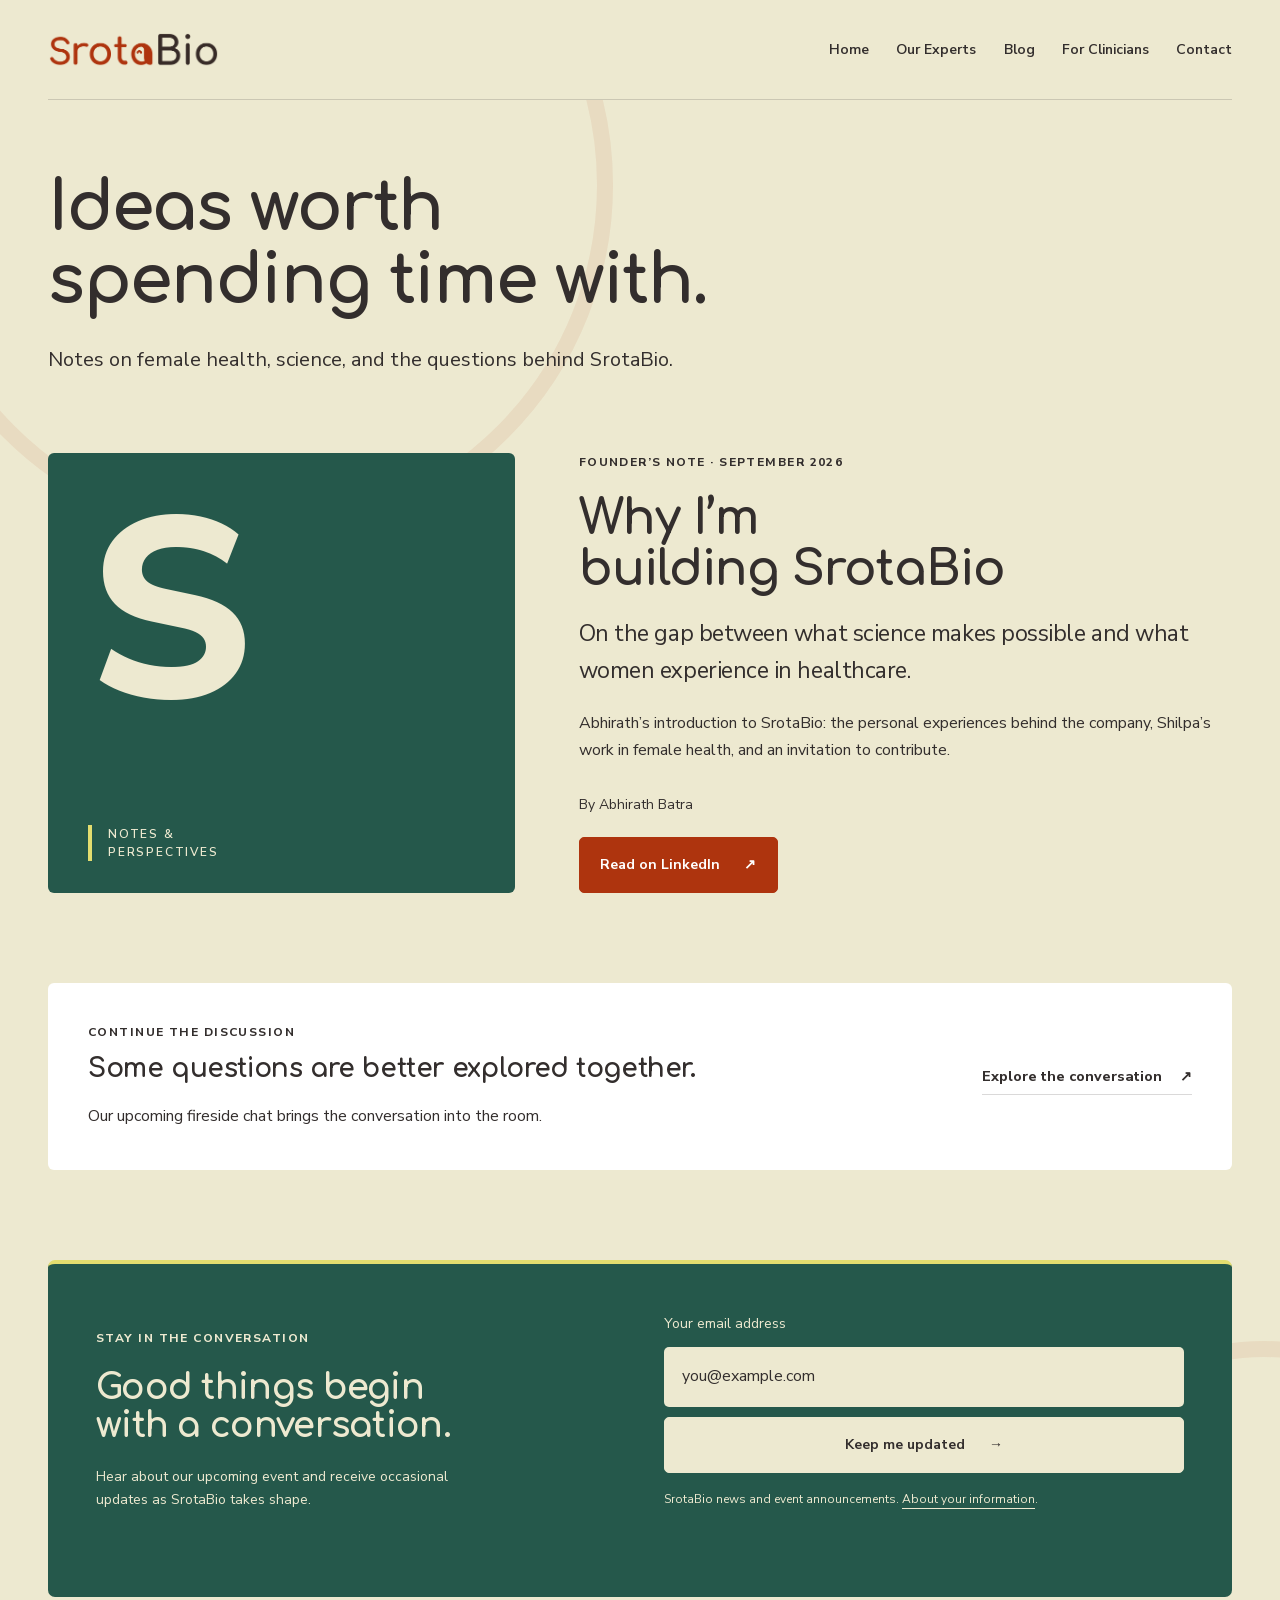
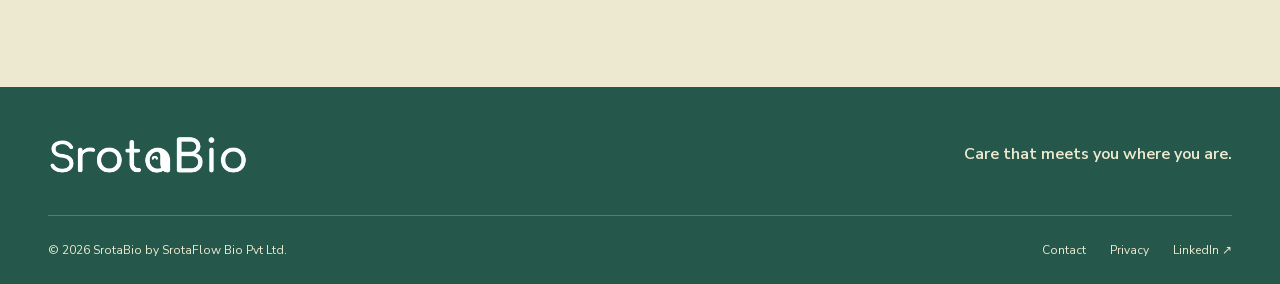
<file: perspectives.html>
<!doctype html>
<html lang="en">
<head>
    <script async src="https://www.googletagmanager.com/gtm.js?id=GTM-58PBRJK6"></script>
<script>
  window.dataLayer = window.dataLayer || [];
  function gtag(){dataLayer.push(arguments);}
  gtag('js', new Date());
</script>
<meta charset="utf-8">
<meta name="viewport" content="width=device-width, initial-scale=1"><title>Perspectives · SrotaBio</title>
<meta name="description" content="Writing from SrotaBio on female health, science, and the experiences that inspire the work.">
<meta name="theme-color" content="#EDE9D0">
<meta property="og:title" content="Perspectives · SrotaBio">
<meta property="og:description" content="Writing from SrotaBio on female health, science, and the experiences that inspire the work.">
<meta property="og:type" content="website">
<meta property="og:site_name" content="SrotaBio">
<link rel="icon" href="assets/identity/favicon.png?v=20261113-2" sizes="32x32">
<link rel="apple-touch-icon" href="assets/identity/apple-touch-icon.png?v=20261113-2">
<link rel="stylesheet" href="styles.css?v=20261113-1">
<script defer src="site-config.js?v=20261113-4">
</script>
<script defer src="script.js?v=20261113-4">
</script>
<link rel="stylesheet" href="footer.css?v=20261113-6">
</head>
<body>
<a class="skip-link" href="#main">Skip to content</a>
<header class="site-header wrap"><a class="brand" href="./" aria-label="SrotaBio home"><img src="assets/identity/srotabio-wordmark-light.png?v=20261113-2" width="728" height="146" alt="SrotaBio"></a>
<button class="menu-toggle" aria-expanded="false" aria-controls="navigation">Menu <span aria-hidden="true">+</span>
</button>
<nav id="navigation" aria-label="Main navigation"><a href="./">Home</a><a href="experts.html">Our Experts</a><a href="blog.html">Blog</a><a href="clinicians.html">For Clinicians</a><a href="contact.html">Contact</a>
</nav>
</header>
<main id="main">
<section class="page-intro wrap">
<h1>Ideas worth<br>spending time with.</h1>
<p class="lead">Notes on female health, science, and the questions behind SrotaBio.</p>
</section>
<section class="featured-writing wrap">
<div class="writing-index" aria-hidden="true">S<span>Notes &amp;<br>perspectives</span>
</div>
<article>
<p class="eyebrow">Founder’s note · September 2026</p>
<h2>Why I’m<br>building SrotaBio</h2>
<p class="large-copy">On the gap between what science makes possible and what women experience in healthcare.</p>
<p>Abhirath’s introduction to SrotaBio: the personal experiences behind the company, Shilpa’s work in female health, and an invitation to contribute.</p>
<p class="byline">By Abhirath Batra</p><a class="button" href="https://www.linkedin.com/posts/abhirath-batra-10740587_femalehealth-endometriosis-pmos-share-7501312671007481856-mKYX/">Read on LinkedIn <span aria-hidden="true">↗</span></a>
</article>
</section>
<section class="wrap compact-callout">
<div>
<p class="eyebrow">Continue the discussion</p>
<h3>Some questions are better explored together.</h3>
<p>Our upcoming fireside chat brings the conversation into the room.</p>
</div><a class="text-link" href="community.html">Explore the conversation <span aria-hidden="true">↗</span></a>
</section>
<section class="signup wrap" id="updates">
<div>
<p class="eyebrow">Stay in the conversation</p>
<h2>Good things begin<br>with a conversation.</h2>
<p>Hear about our upcoming event and receive occasional updates as SrotaBio takes shape.</p>
</div>
<form id="waitlist-form" novalidate>
<label for="email">Your email address</label>
<div class="form-row">
<input id="email" name="email" type="email" autocomplete="email" placeholder="you@example.com" required maxlength="254" aria-describedby="signup-note form-status">
<button class="button button-light" type="submit">Keep me updated <span aria-hidden="true">→</span>
</button>
</div>
<div class="honeypot" aria-hidden="true">
<label for="company">Leave this field empty</label>
<input id="company" name="_gotcha" type="text" tabindex="-1" autocomplete="off">
</div>
<input type="hidden" name="source" value="srotabio-landing-page">
<p class="form-note" id="signup-note">SrotaBio news and event announcements. <a href="privacy.html">About your information</a>.</p>
<p class="form-status" id="form-status" role="status" aria-live="polite">
</p>
</form>
</section>
</main>
<footer class="site-footer">
<div class="wrap">
<div class="footer-top"><a class="brand" href="./"><img src="assets/identity/srotabio-wordmark-dark.png?v=20261113-2" width="728" height="146" alt="SrotaBio"></a>
<p>Care that meets you where you are.</p>
</div>
<div class="footer-bottom"><span>© <span id="year">2026</span> SrotaBio <span class="footer-legal">by SrotaFlow Bio Pvt Ltd.</span></span>
<div><a href="contact.html">Contact</a><a href="privacy.html">Privacy</a><a href="https://www.linkedin.com/company/srotabio/">LinkedIn ↗</a>
</div>
</div>
</div>
</footer>
</body>
</html>
</file>
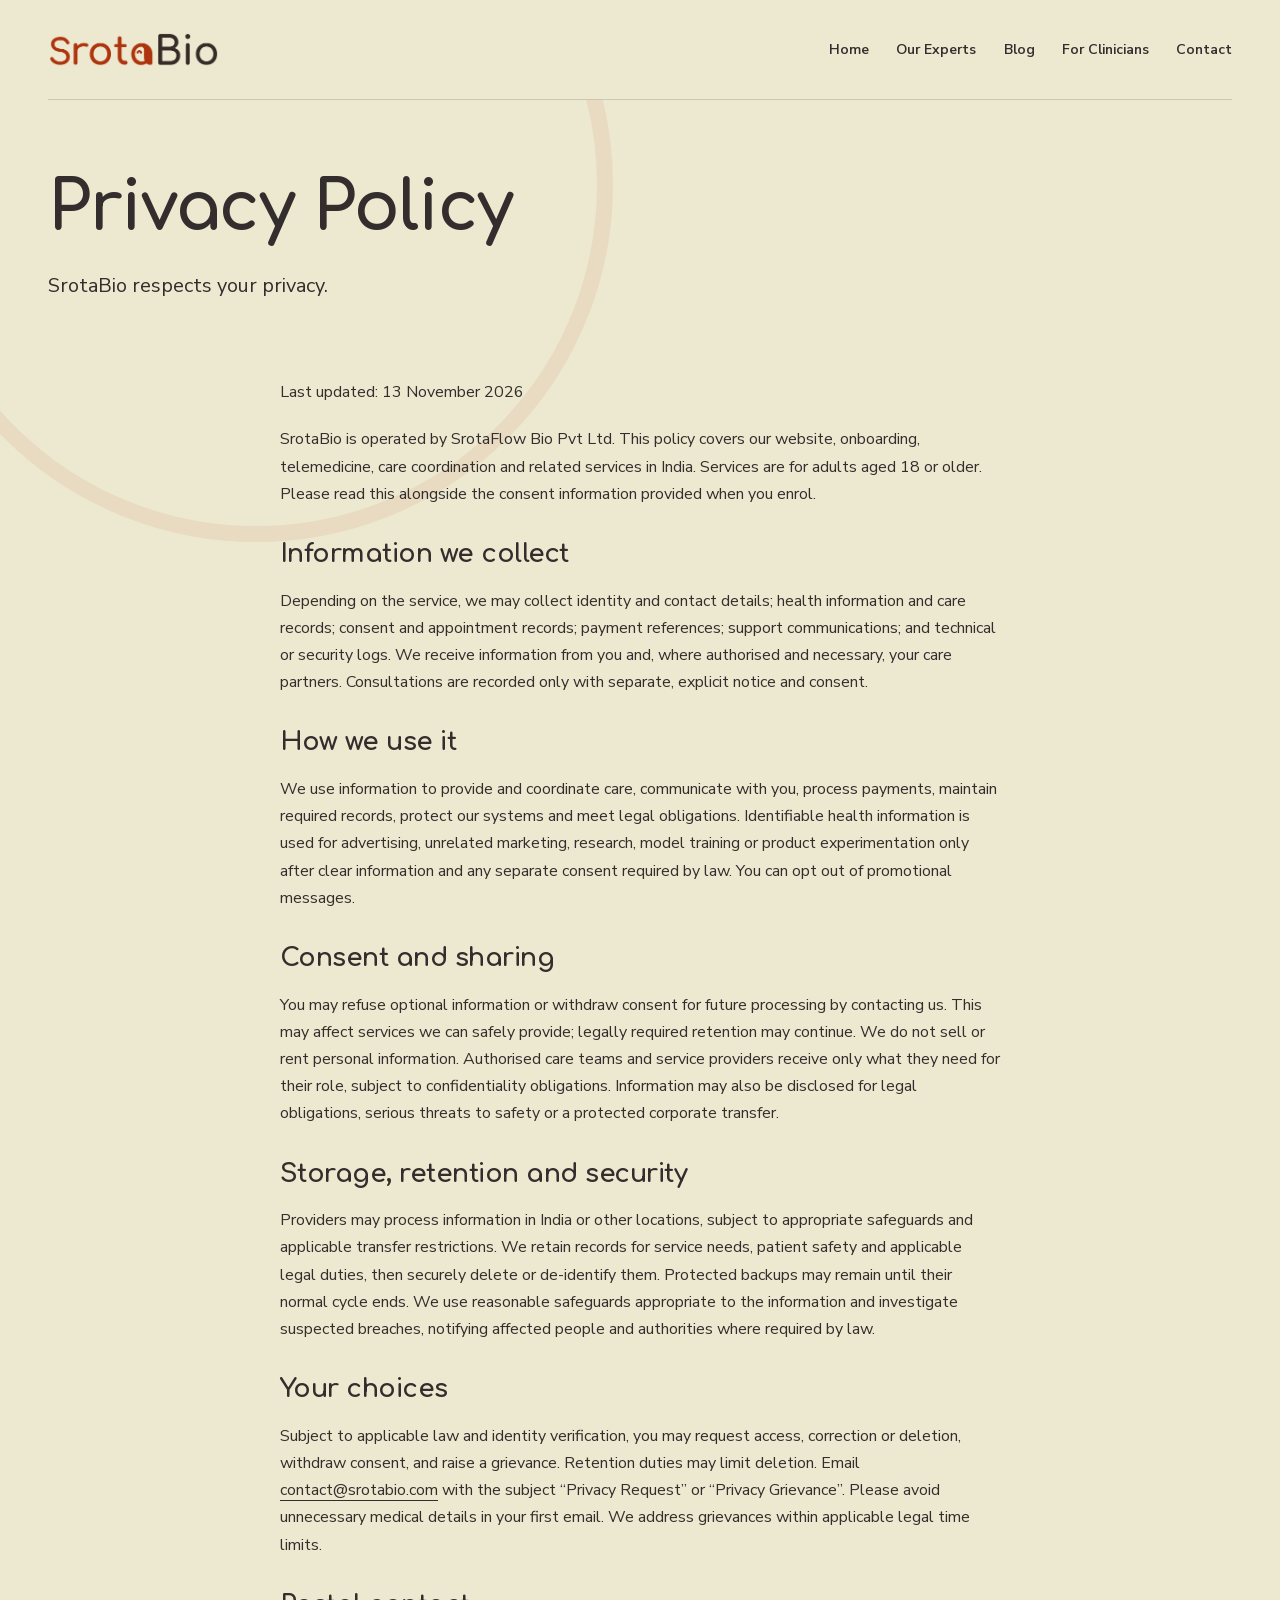
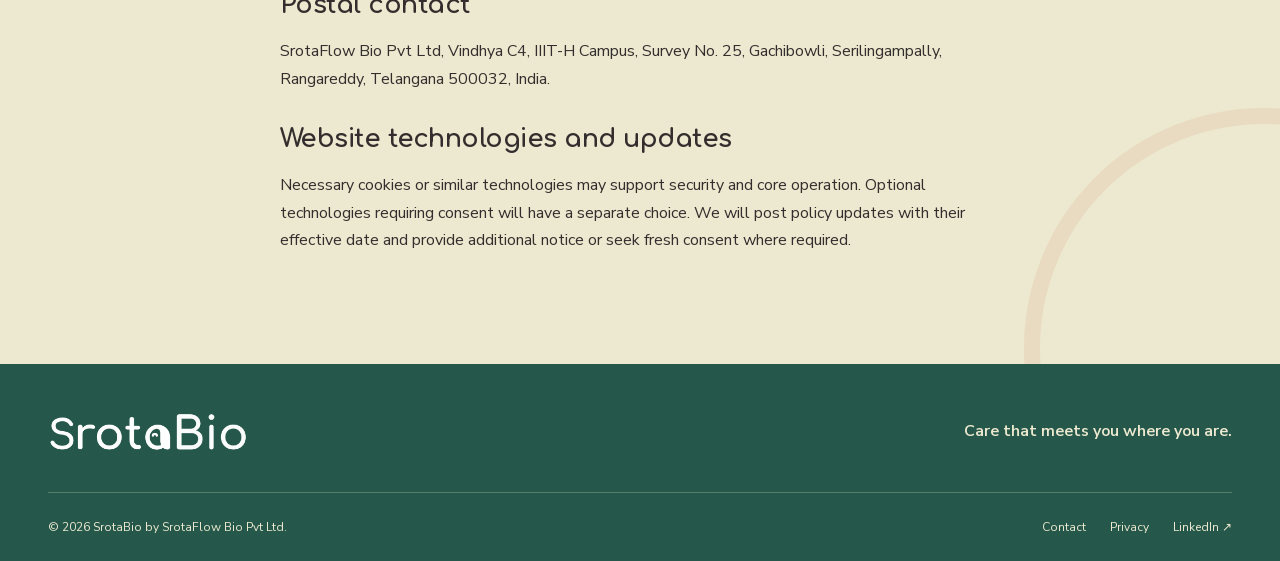
<file: privacy.html>
<!doctype html>
<html lang="en">
<head>
    <script async src="https://www.googletagmanager.com/gtm.js?id=GTM-58PBRJK6"></script>
<script>
  window.dataLayer = window.dataLayer || [];
  function gtag(){dataLayer.push(arguments);}
  gtag('js', new Date());
</script>
<meta charset="utf-8">
<meta name="viewport" content="width=device-width, initial-scale=1"><title>Privacy · SrotaBio</title>
<link rel="canonical" href="https://srotabio.com/privacy.html">
<meta name="description" content="How SrotaBio handles personal information collected through this website.">
<meta name="theme-color" content="#EDE9D0">
<meta property="og:title" content="Privacy · SrotaBio">
<meta property="og:description" content="How SrotaBio handles personal information collected through this website.">
<meta property="og:type" content="website">
<meta property="og:site_name" content="SrotaBio">
<link rel="icon" href="assets/identity/favicon.png?v=20261113-2" sizes="32x32">
<link rel="apple-touch-icon" href="assets/identity/apple-touch-icon.png?v=20261113-2">
<link rel="stylesheet" href="styles.css?v=20261113-1">
<script defer src="site-config.js?v=20261113-4">
</script>
<script defer src="script.js?v=20261113-4">
</script>
<link rel="stylesheet" href="footer.css?v=20261113-6">
</head>
<body>
<a class="skip-link" href="#main">Skip to content</a>
<header class="site-header wrap"><a class="brand" href="./" aria-label="SrotaBio home"><img src="assets/identity/srotabio-wordmark-light.png?v=20261113-2" width="728" height="146" alt="SrotaBio"></a>
<button class="menu-toggle" aria-expanded="false" aria-controls="navigation">Menu <span aria-hidden="true">+</span>
</button>
<nav id="navigation" aria-label="Main navigation"><a href="./">Home</a><a href="experts.html">Our Experts</a><a href="blog.html">Blog</a><a href="clinicians.html">For Clinicians</a><a href="contact.html">Contact</a>
</nav>
</header>
<main id="main">
<section class="page-intro wrap">
<h1>Privacy Policy</h1>
<p class="lead">SrotaBio respects your privacy.</p>
</section>
<section class="prose legal-copy wrap">
<p>Last updated: 13 November 2026</p>
<p>SrotaBio is operated by SrotaFlow Bio Pvt Ltd. This policy covers our website, onboarding, telemedicine, care coordination and related services in India. Services are for adults aged 18 or older. Please read this alongside the consent information provided when you enrol.</p>
<h2>Information we collect</h2>
<p>Depending on the service, we may collect identity and contact details; health information and care records; consent and appointment records; payment references; support communications; and technical or security logs. We receive information from you and, where authorised and necessary, your care partners. Consultations are recorded only with separate, explicit notice and consent.</p>
<h2>How we use it</h2>
<p>We use information to provide and coordinate care, communicate with you, process payments, maintain required records, protect our systems and meet legal obligations. Identifiable health information is used for advertising, unrelated marketing, research, model training or product experimentation only after clear information and any separate consent required by law. You can opt out of promotional messages.</p>
<h2>Consent and sharing</h2>
<p>You may refuse optional information or withdraw consent for future processing by contacting us. This may affect services we can safely provide; legally required retention may continue. We do not sell or rent personal information. Authorised care teams and service providers receive only what they need for their role, subject to confidentiality obligations. Information may also be disclosed for legal obligations, serious threats to safety or a protected corporate transfer.</p>
<h2>Storage, retention and security</h2>
<p>Providers may process information in India or other locations, subject to appropriate safeguards and applicable transfer restrictions. We retain records for service needs, patient safety and applicable legal duties, then securely delete or de-identify them. Protected backups may remain until their normal cycle ends. We use reasonable safeguards appropriate to the information and investigate suspected breaches, notifying affected people and authorities where required by law.</p>
<h2>Your choices</h2>
<p>Subject to applicable law and identity verification, you may request access, correction or deletion, withdraw consent, and raise a grievance. Retention duties may limit deletion. Email <a href="mailto:contact@srotabio.com">contact@srotabio.com</a> with the subject “Privacy Request” or “Privacy Grievance”. Please avoid unnecessary medical details in your first email. We address grievances within applicable legal time limits.</p>
<h2>Postal contact</h2>
<p>SrotaFlow Bio Pvt Ltd, Vindhya C4, IIIT-H Campus, Survey No. 25, Gachibowli, Serilingampally, Rangareddy, Telangana 500032, India.</p>
<h2>Website technologies and updates</h2>
<p>Necessary cookies or similar technologies may support security and core operation. Optional technologies requiring consent will have a separate choice. We will post policy updates with their effective date and provide additional notice or seek fresh consent where required.</p>
</section>
</main>
<footer class="site-footer">
<div class="wrap">
<div class="footer-top"><a class="brand" href="./"><img src="assets/identity/srotabio-wordmark-dark.png?v=20261113-2" width="728" height="146" alt="SrotaBio"></a>
<p>Care that meets you where you are.</p>
</div>
<div class="footer-bottom"><span>© <span id="year">2026</span> SrotaBio <span class="footer-legal">by SrotaFlow Bio Pvt Ltd.</span></span>
<div><a href="contact.html">Contact</a><a href="privacy.html" aria-current="page">Privacy</a><a href="https://www.linkedin.com/company/srotabio/">LinkedIn ↗</a>
</div>
</div>
</div>
</footer>
</body>
</html>
</file>
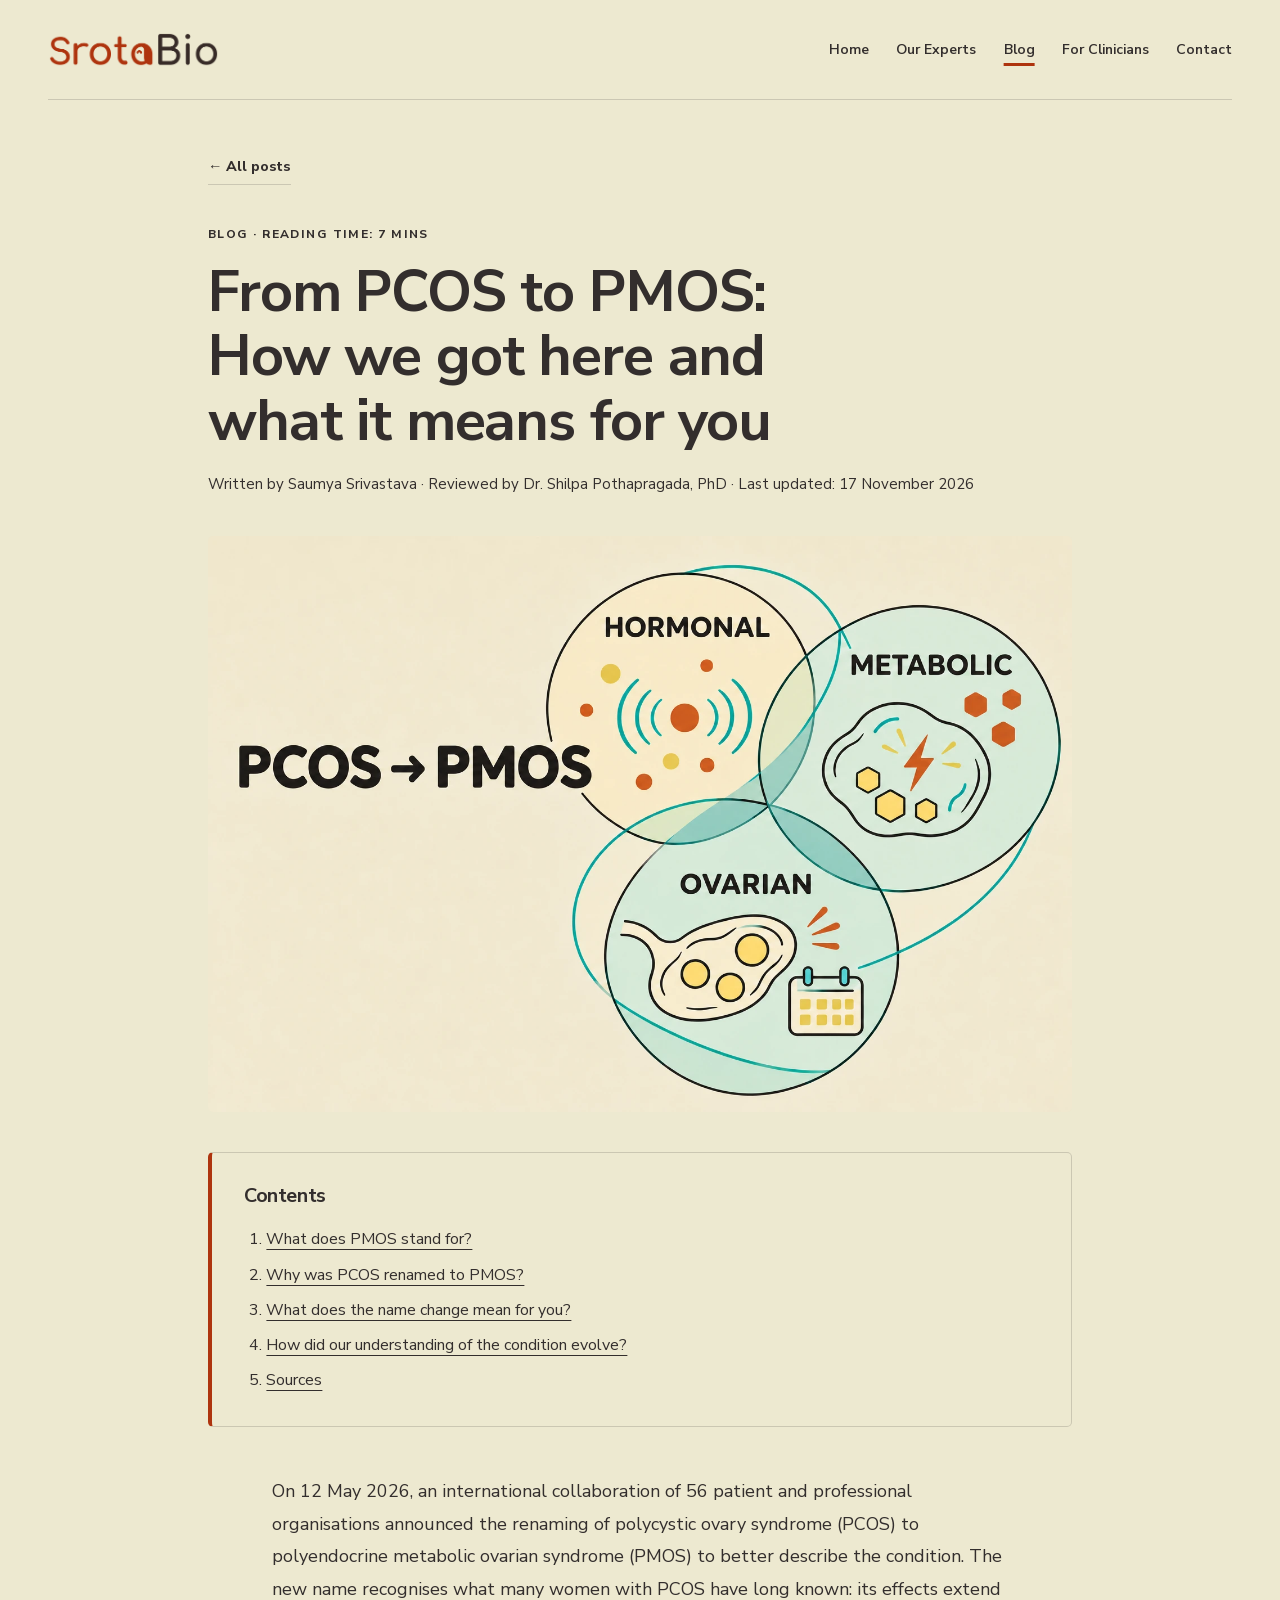
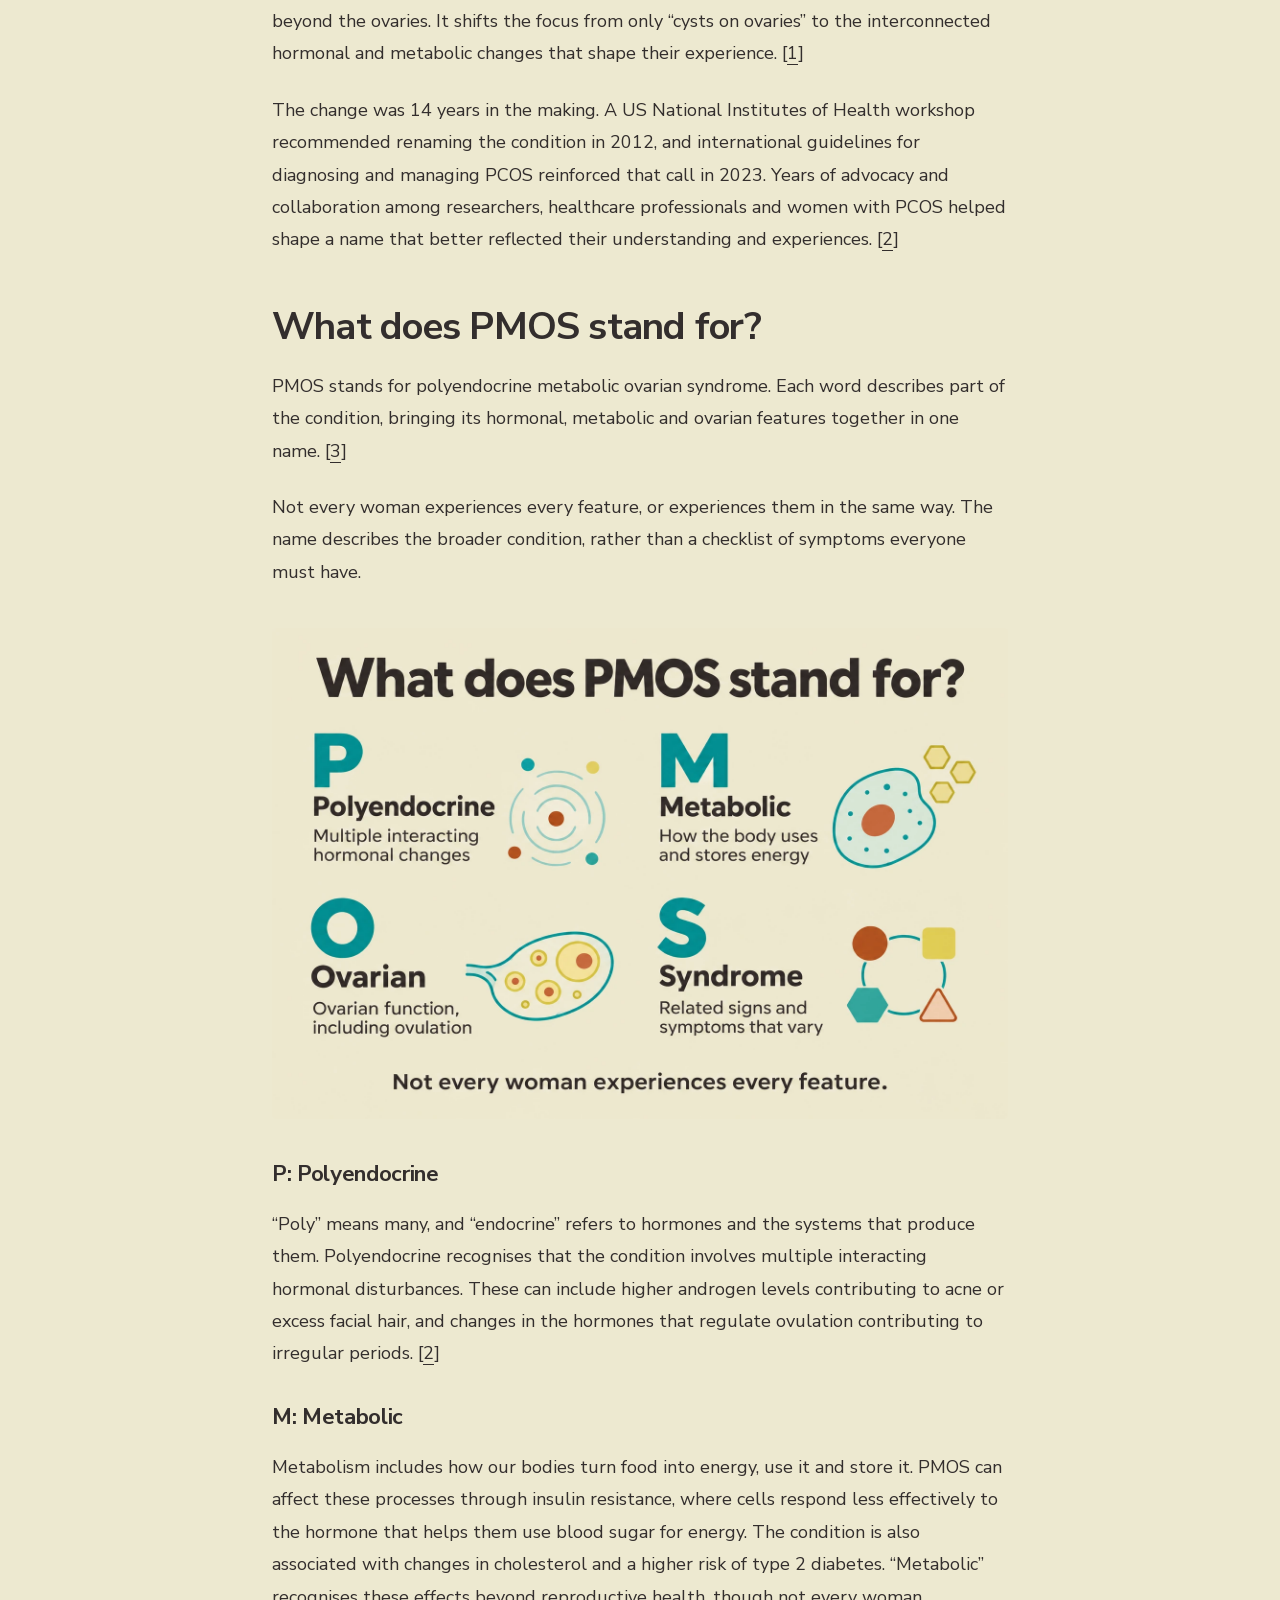
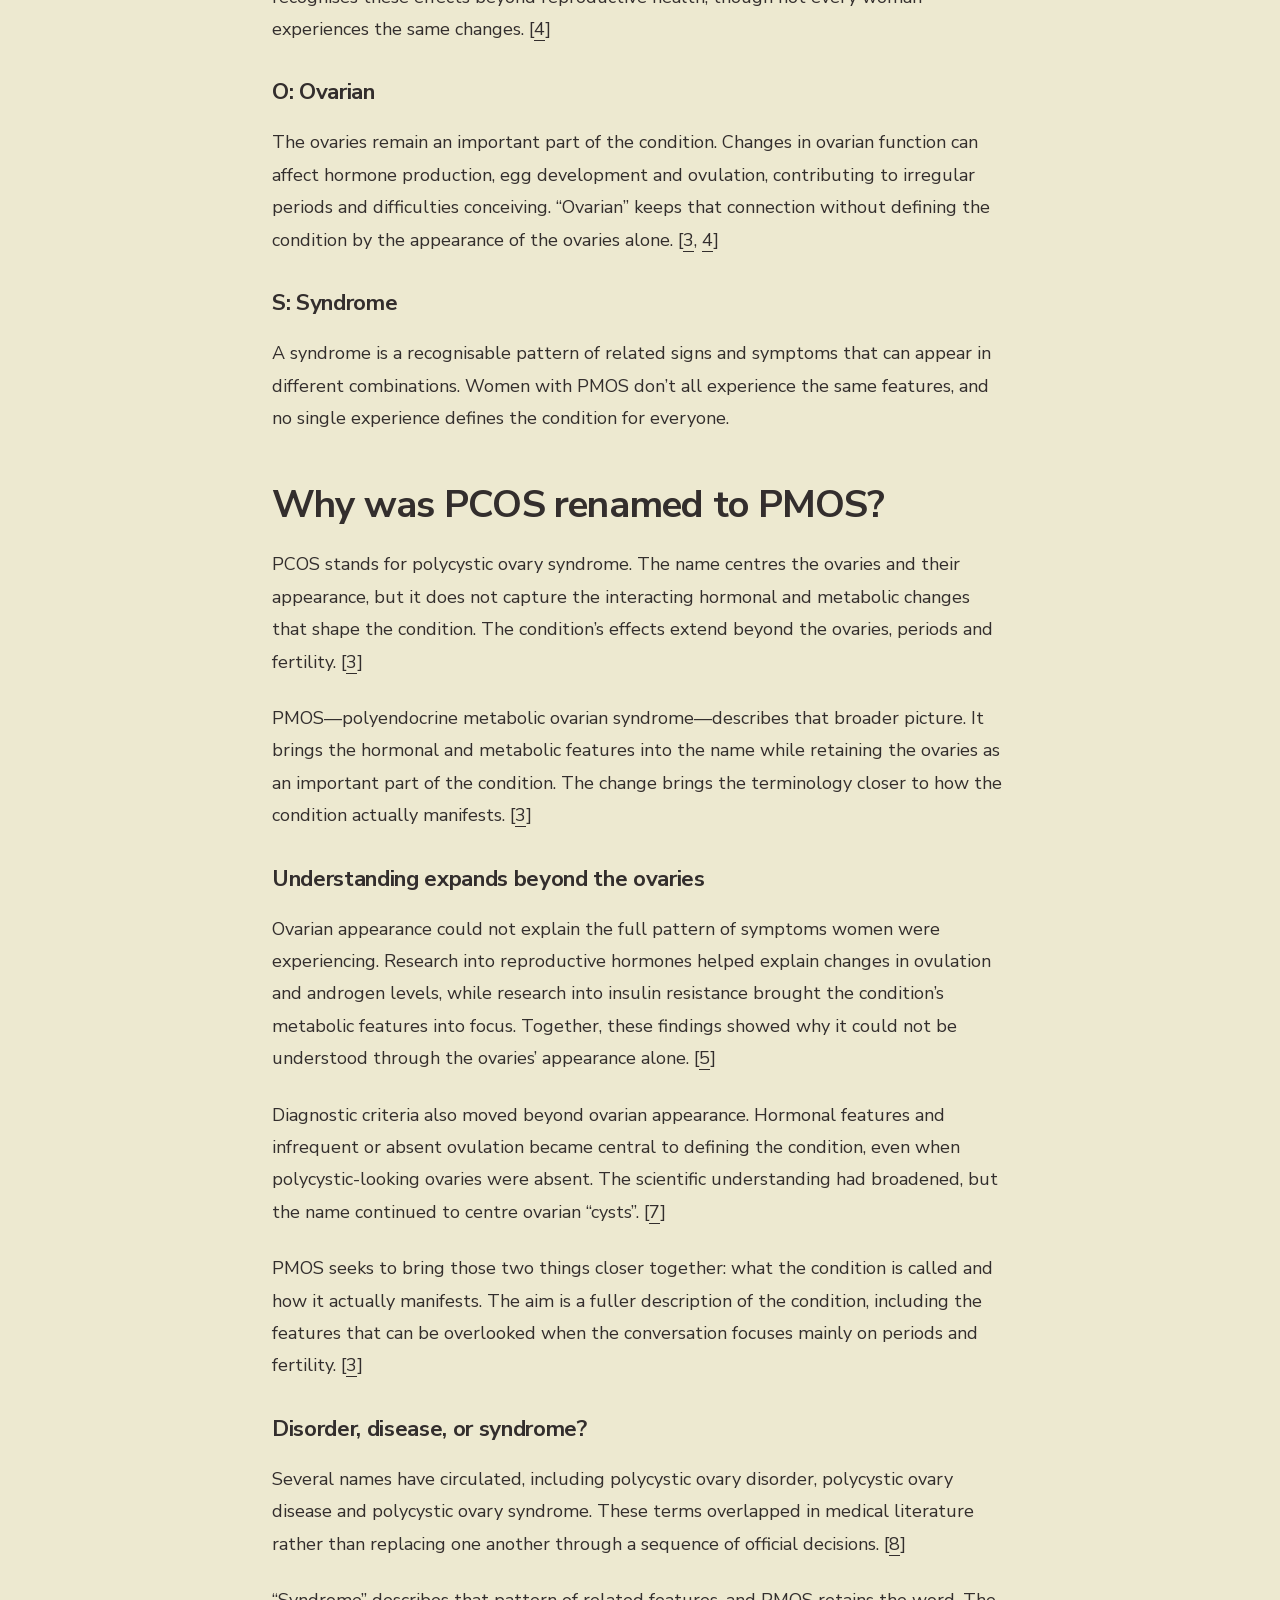
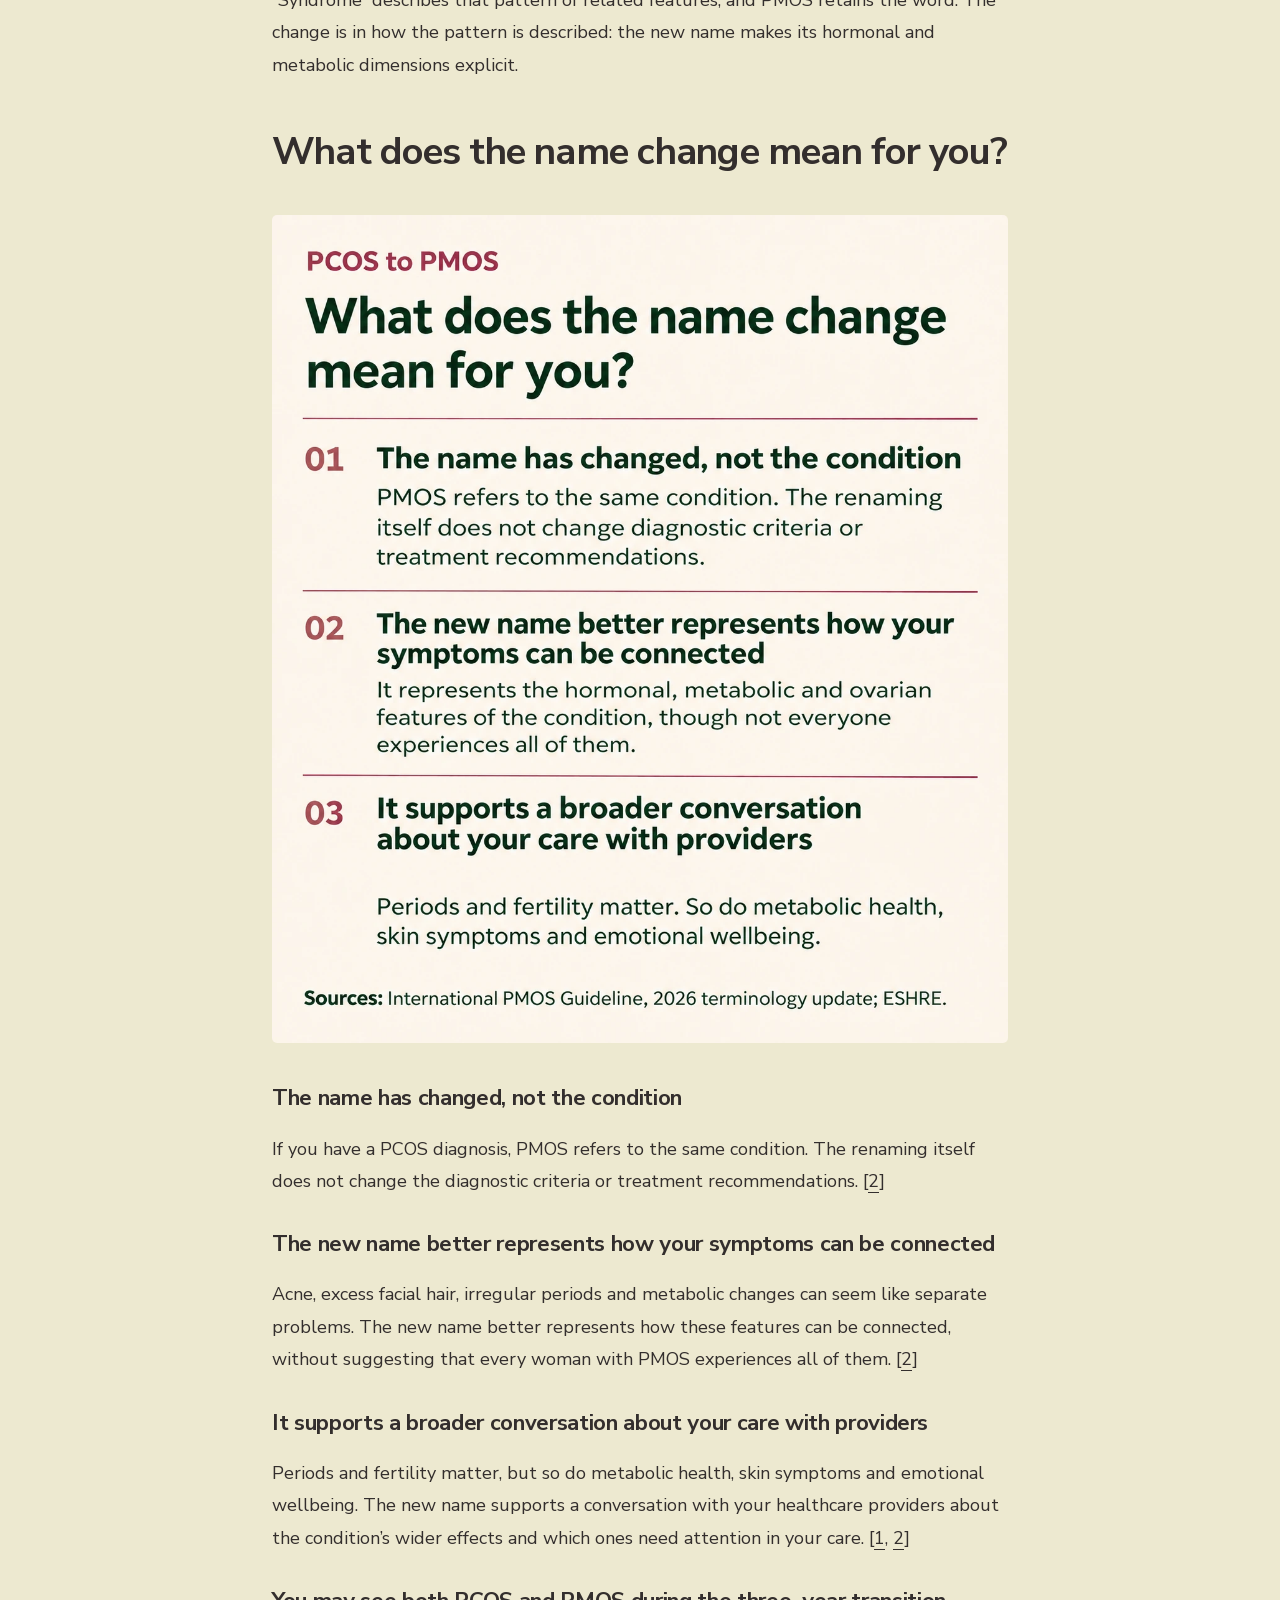
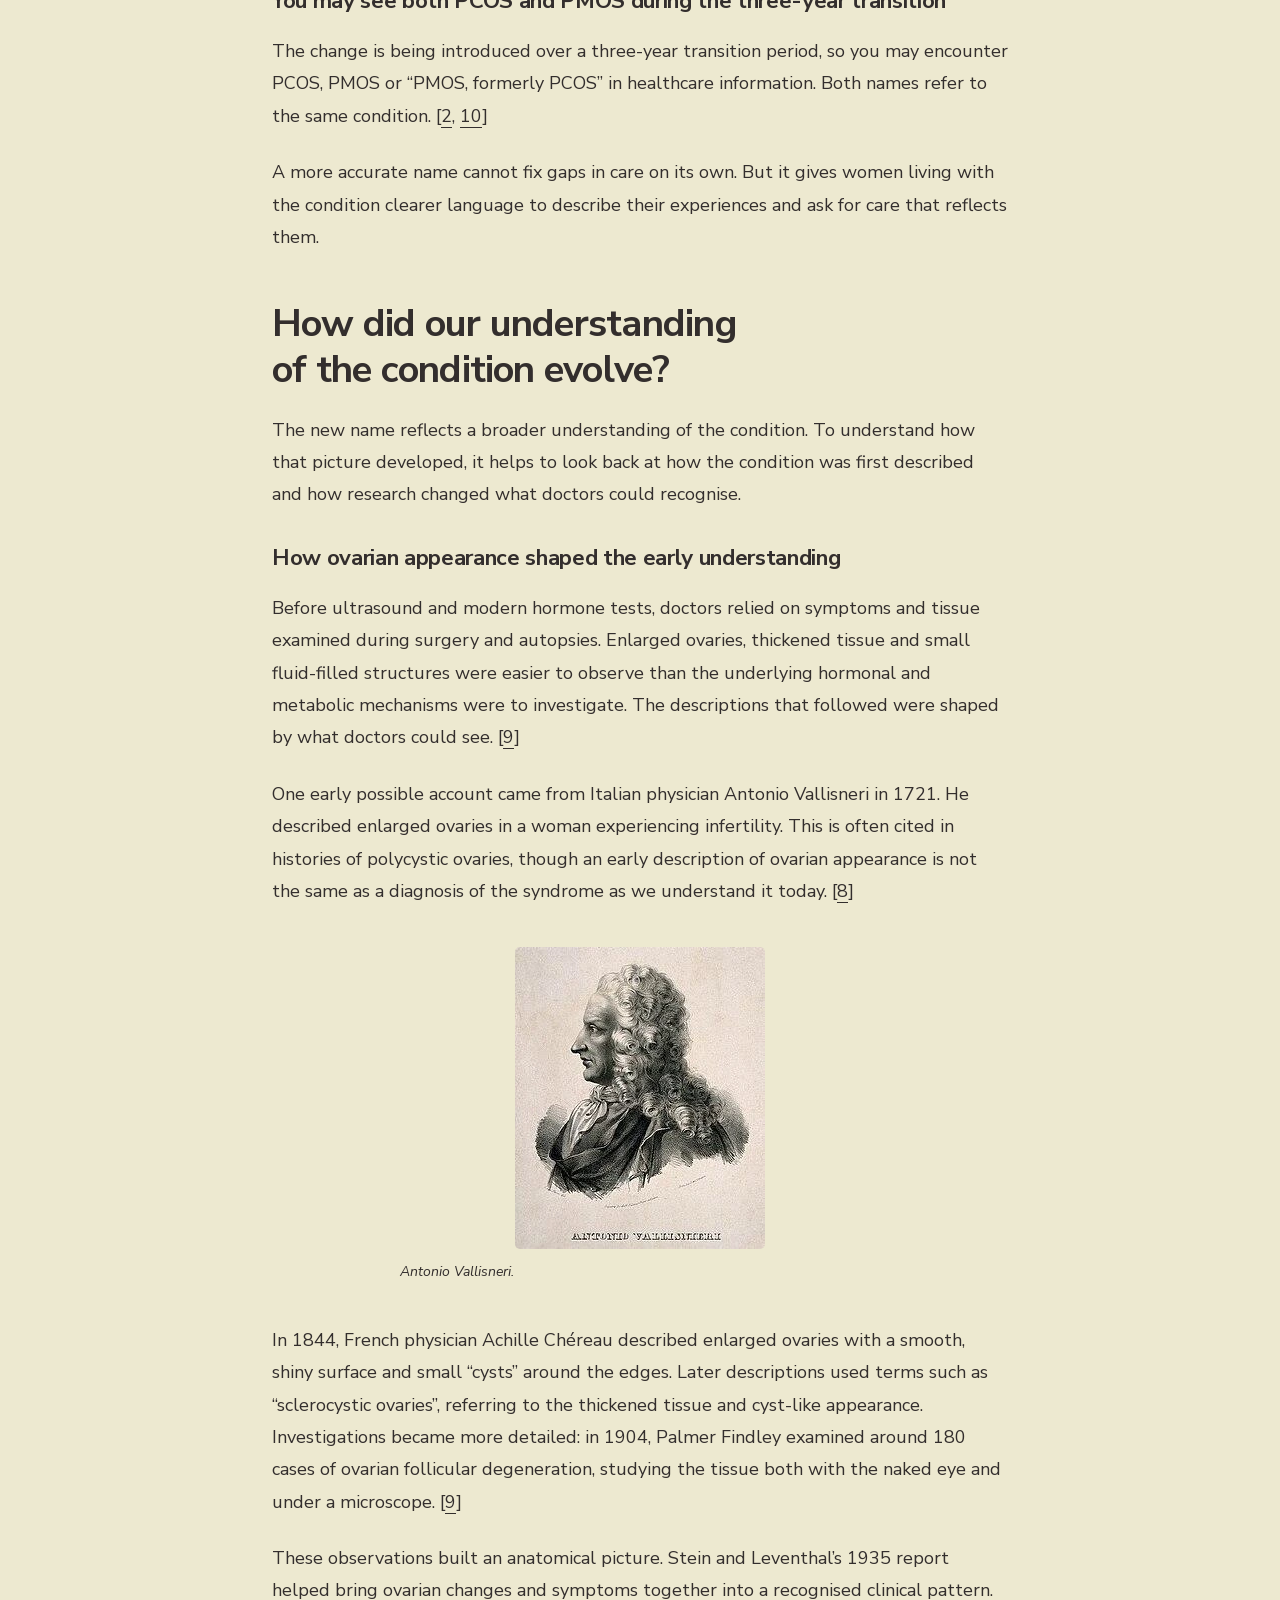
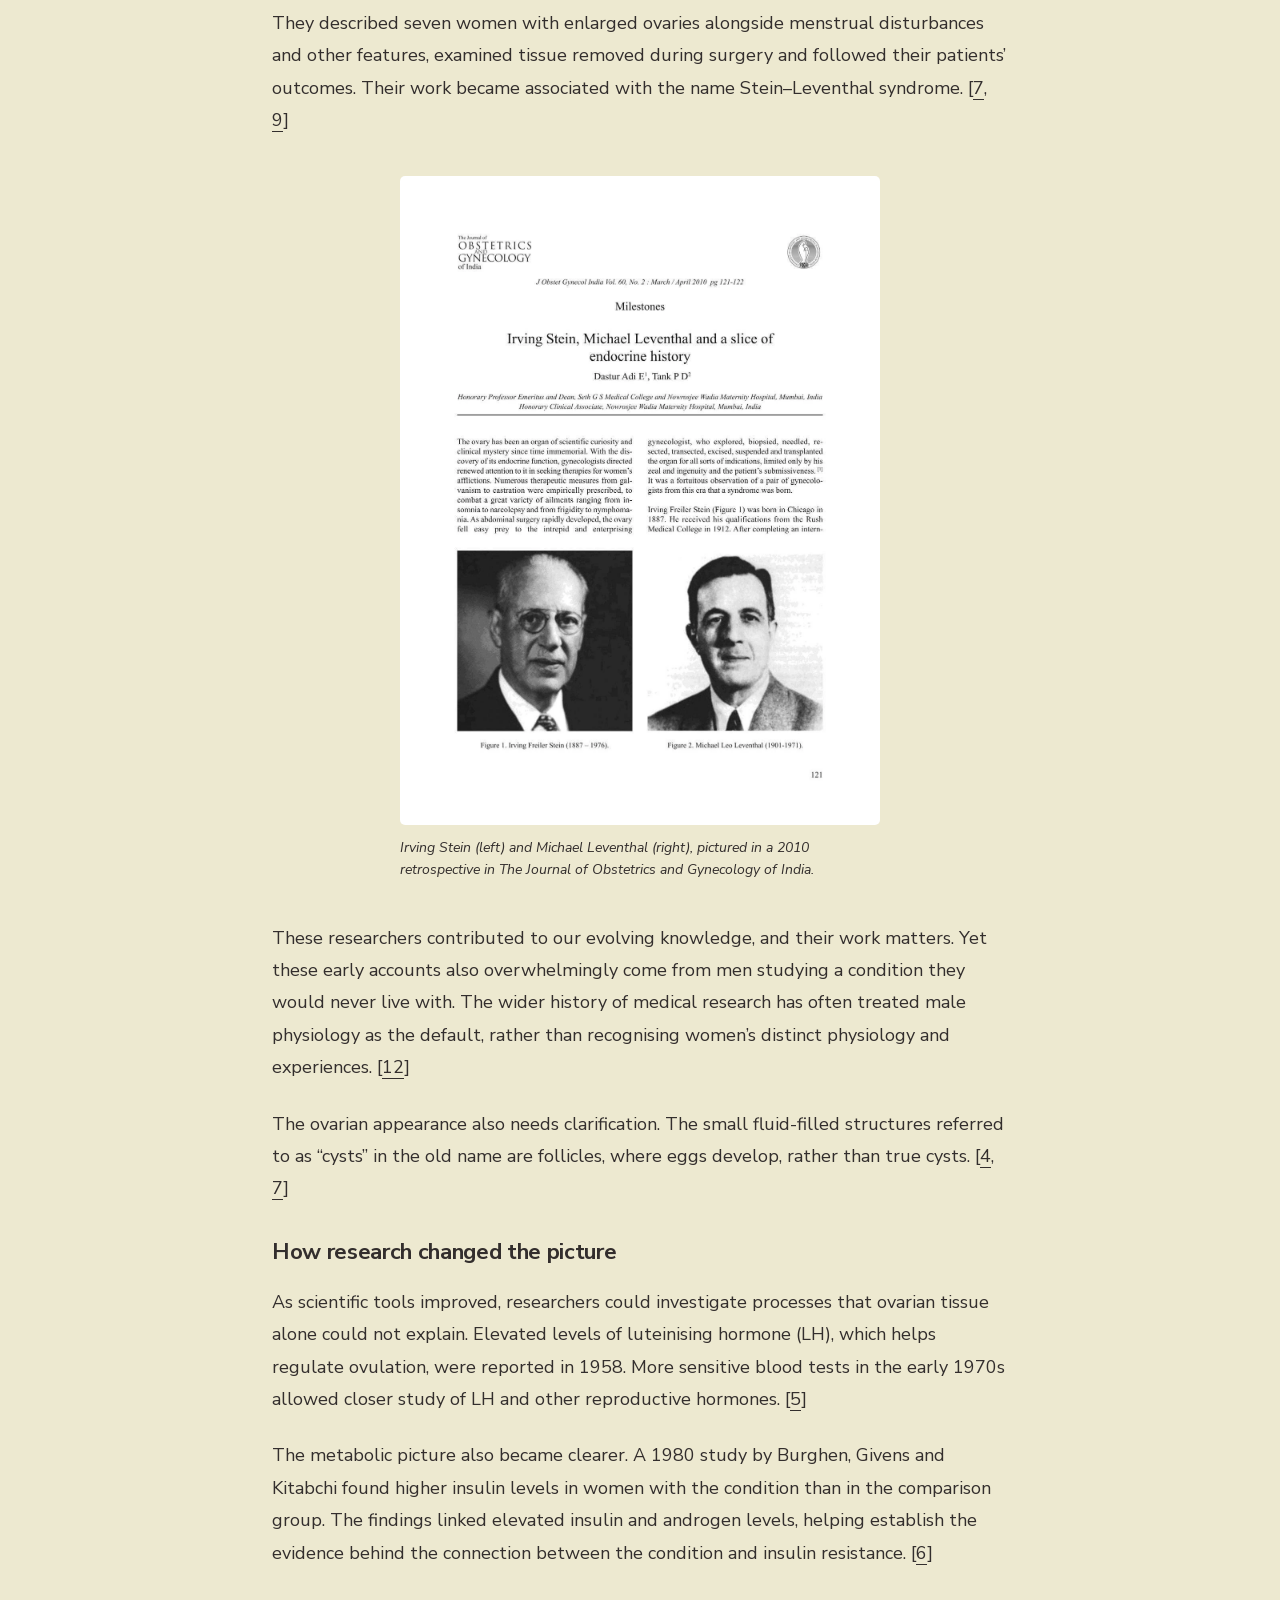
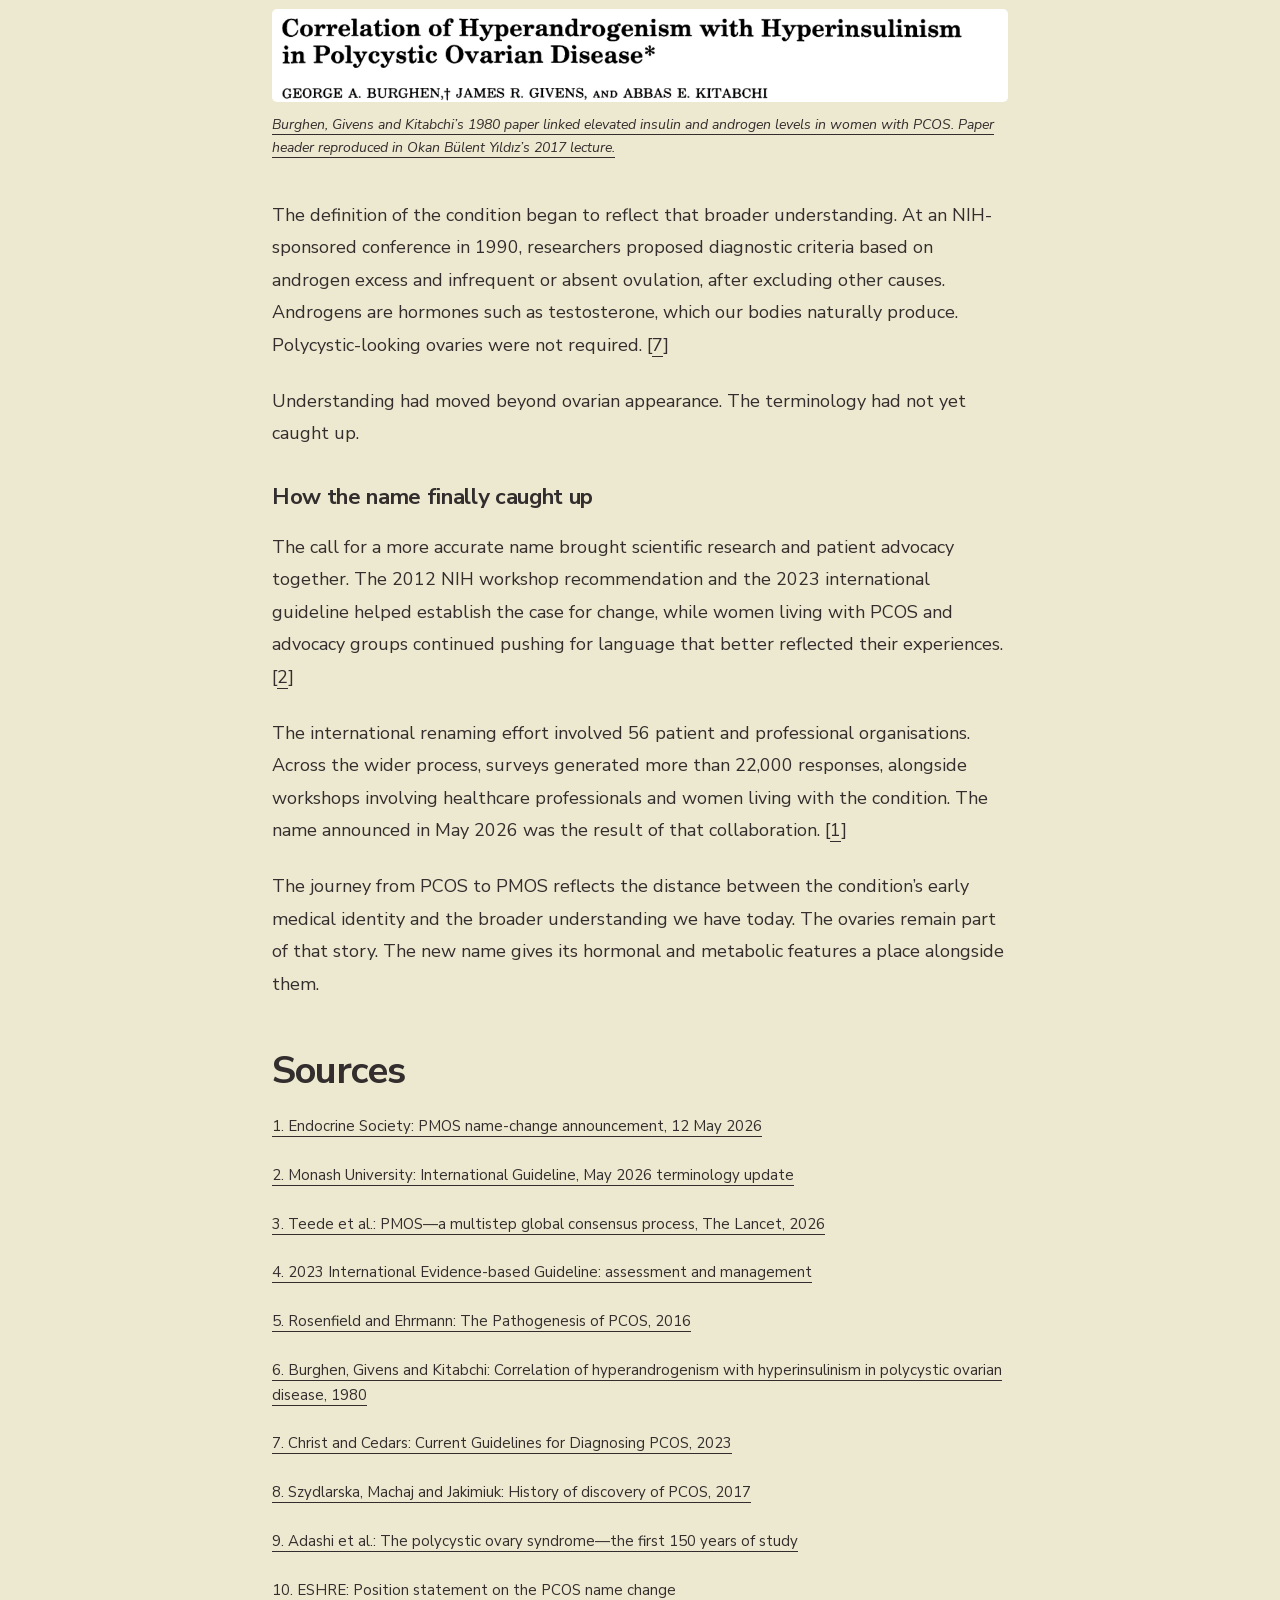
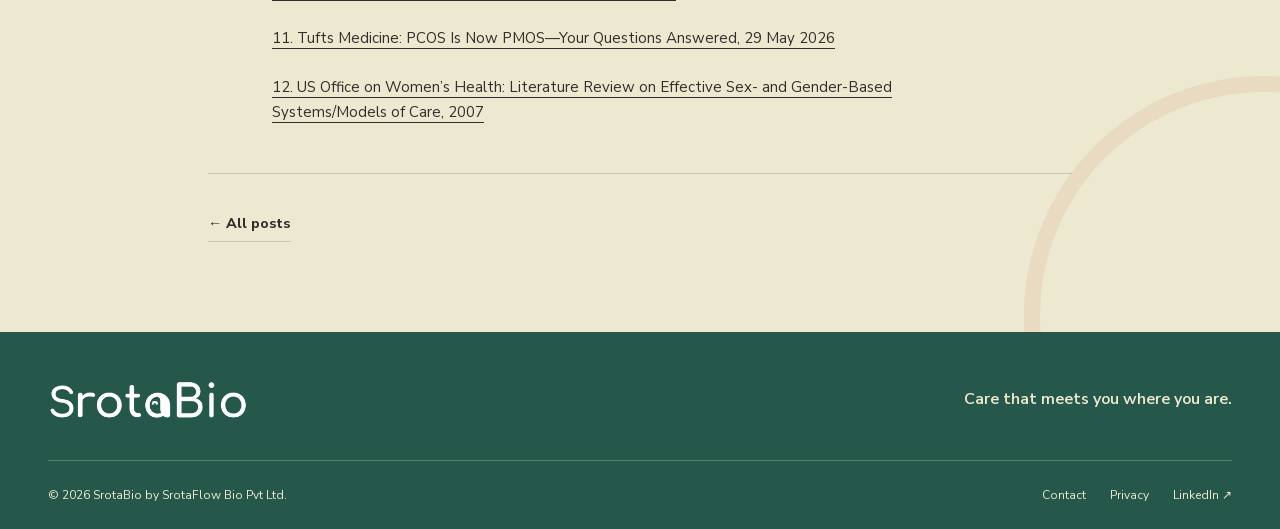
<file: blog/from-pcos-to-pmos.html>
<!doctype html>
<html lang="en">
<head>
    <script async src="https://www.googletagmanager.com/gtm.js?id=GTM-58PBRJK6"></script>
<script>
  window.dataLayer = window.dataLayer || [];
  function gtag(){dataLayer.push(arguments);}
  gtag('js', new Date());
</script>
<meta charset="utf-8">
<meta name="viewport" content="width=device-width, initial-scale=1"><title>From PCOS to PMOS: How we got here and what it means for you · SrotaBio</title>
<link rel="canonical" href="https://srotabio.com/blog/from-pcos-to-pmos.html">
<meta name="description" content="PMOS stands for polyendocrine metabolic ovarian syndrome. Learn why PCOS was renamed, what the change means for you, and how our understanding evolved.">
<meta name="theme-color" content="#EDE9D0">
<meta property="og:title" content="From PCOS to PMOS: How we got here and what it means for you · SrotaBio">
<meta property="og:description" content="PMOS stands for polyendocrine metabolic ovarian syndrome. Learn why PCOS was renamed, what the change means for you, and how our understanding evolved.">
<meta property="og:type" content="article">
<meta property="og:site_name" content="SrotaBio">
<link rel="icon" href="../assets/identity/favicon.png?v=20261113-2" sizes="32x32">
<link rel="apple-touch-icon" href="../assets/identity/apple-touch-icon.png?v=20261113-2">
<link rel="stylesheet" href="../styles.css?v=20261113-1">
<script defer src="../site-config.js?v=20261113-4">
</script>
<script defer src="../script.js?v=20261113-4">
</script>
<link rel="stylesheet" href="../footer.css?v=20261113-6">
<link rel="stylesheet" href="../blog.css">
</head>
<body class="blog-page">
<a class="skip-link" href="#main">Skip to content</a>
<header class="site-header wrap"><a class="brand" href="../" aria-label="SrotaBio home"><img src="../assets/identity/srotabio-wordmark-light.png?v=20261113-2" width="728" height="146" alt="SrotaBio"></a>
<button class="menu-toggle" aria-expanded="false" aria-controls="navigation">Menu <span aria-hidden="true">+</span>
</button>
<nav id="navigation" aria-label="Main navigation"><a href="../">Home</a><a href="../experts.html">Our Experts</a><a href="../blog.html" aria-current="location">Blog</a><a href="../clinicians.html">For Clinicians</a><a href="../contact.html">Contact</a>
</nav>
</header>
<main id="main">
<article class="post wrap">
<header class="post-header">
<a class="text-link" href="../blog.html">← All posts</a>
<p class="eyebrow">Blog · Reading time: 7 mins</p>
<h1>From PCOS to PMOS: How we got here and what it means for you</h1>
<p class="post-byline">Written by Saumya Srivastava · Reviewed by Dr. Shilpa Pothapragada, PhD · Last updated: <time datetime="2026-11-17">17 November 2026</time></p>
</header>
<figure class="post-figure">
<a href="../assets/blog/pcos-to-pmos/pcos-to-pmos.webp" aria-label="Open image at full size: PCOS to PMOS: overlapping hormonal, metabolic and ovarian features."><img src="../assets/blog/pcos-to-pmos/pcos-to-pmos.webp" width="1536" height="1024" alt="PCOS to PMOS: overlapping hormonal, metabolic and ovarian features." fetchpriority="high" decoding="async"></a>
</figure>
<nav class="post-contents" aria-label="Article contents">
<h2>Contents</h2>
<ol>
<li><a href="#what-does-pmos-stand-for">What does PMOS stand for?</a></li>
<li><a href="#why-was-pcos-renamed-to-pmos">Why was PCOS renamed to PMOS?</a></li>
<li><a href="#what-does-the-name-change-mean-for-you">What does the name change mean for you?</a></li>
<li><a href="#how-did-our-understanding-of-the-condition-evolve">How did our understanding of the condition evolve?</a></li>
<li><a href="#sources">Sources</a></li>
</ol>
</nav>
<div class="post-body">
<p>On 12 May 2026, an international collaboration of 56 patient and professional organisations announced the renaming of polycystic ovary syndrome (PCOS) to polyendocrine metabolic ovarian syndrome (PMOS) to better describe the condition. The new name recognises what many women with PCOS have long known: its effects extend beyond the ovaries. It shifts the focus from only “cysts on ovaries” to the interconnected hormonal and metabolic changes that shape their experience. [<a href="https://www.endocrine.org/news-and-advocacy/news-room/2026/pcos-name-change">1</a>]</p>
<p>The change was 14 years in the making. A US National Institutes of Health workshop recommended renaming the condition in 2012, and international guidelines for diagnosing and managing PCOS reinforced that call in 2023. Years of advocacy and collaboration among researchers, healthcare professionals and women with PCOS helped shape a name that better reflected their understanding and experiences. [<a href="https://www.monash.edu/__data/assets/pdf_file/0009/4360095/Updated-PMOS-Guideline-12-June26.pdf">2</a>]</p>
<h2 id="what-does-pmos-stand-for">What does PMOS stand for?</h2>
<p>PMOS stands for polyendocrine metabolic ovarian syndrome. Each word describes part of the condition, bringing its hormonal, metabolic and ovarian features together in one name. [<a href="https://doi.org/10.1016/S0140-6736(26)00717-8">3</a>]</p>
<p>Not every woman experiences every feature, or experiences them in the same way. The name describes the broader condition, rather than a checklist of symptoms everyone must have.</p>
<figure class="post-figure">
<a href="../assets/blog/pcos-to-pmos/pmos-explained.webp" aria-label="Open image at full size: PMOS: Polyendocrine means multiple interacting hormonal changes; Metabolic describes how the body uses and stores energy; Ovarian includes ovarian function and ovulation; Syndrome means related signs and symptoms that vary. Not every woman experiences every feature."><img src="../assets/blog/pcos-to-pmos/pmos-explained.webp" width="1536" height="1024" alt="PMOS: Polyendocrine means multiple interacting hormonal changes; Metabolic describes how the body uses and stores energy; Ovarian includes ovarian function and ovulation; Syndrome means related signs and symptoms that vary. Not every woman experiences every feature." loading="lazy" decoding="async"></a>
</figure>
<h3>P: Polyendocrine</h3>
<p>“Poly” means many, and “endocrine” refers to hormones and the systems that produce them. Polyendocrine recognises that the condition involves multiple interacting hormonal disturbances. These can include higher androgen levels contributing to acne or excess facial hair, and changes in the hormones that regulate ovulation contributing to irregular periods. [<a href="https://www.monash.edu/__data/assets/pdf_file/0009/4360095/Updated-PMOS-Guideline-12-June26.pdf">2</a>]</p>
<h3>M: Metabolic</h3>
<p>Metabolism includes how our bodies turn food into energy, use it and store it. PMOS can affect these processes through insulin resistance, where cells respond less effectively to the hormone that helps them use blood sugar for energy. The condition is also associated with changes in cholesterol and a higher risk of type 2 diabetes. “Metabolic” recognises these effects beyond reproductive health, though not every woman experiences the same changes. [<a href="https://doi.org/10.1093/ejendo/lvad096">4</a>]</p>
<h3>O: Ovarian</h3>
<p>The ovaries remain an important part of the condition. Changes in ovarian function can affect hormone production, egg development and ovulation, contributing to irregular periods and difficulties conceiving. “Ovarian” keeps that connection without defining the condition by the appearance of the ovaries alone. [<a href="https://doi.org/10.1016/S0140-6736(26)00717-8">3</a>, <a href="https://doi.org/10.1093/ejendo/lvad096">4</a>]</p>
<h3>S: Syndrome</h3>
<p>A syndrome is a recognisable pattern of related signs and symptoms that can appear in different combinations. Women with PMOS don’t all experience the same features, and no single experience defines the condition for everyone.</p>
<h2 id="why-was-pcos-renamed-to-pmos">Why was PCOS renamed to PMOS?</h2>
<p>PCOS stands for polycystic ovary syndrome. The name centres the ovaries and their appearance, but it does not capture the interacting hormonal and metabolic changes that shape the condition. The condition’s effects extend beyond the ovaries, periods and fertility. [<a href="https://doi.org/10.1016/S0140-6736(26)00717-8">3</a>]</p>
<p>PMOS—polyendocrine metabolic ovarian syndrome—describes that broader picture. It brings the hormonal and metabolic features into the name while retaining the ovaries as an important part of the condition. The change brings the terminology closer to how the condition actually manifests. [<a href="https://doi.org/10.1016/S0140-6736(26)00717-8">3</a>]</p>
<h3>Understanding expands beyond the ovaries</h3>
<p>Ovarian appearance could not explain the full pattern of symptoms women were experiencing. Research into reproductive hormones helped explain changes in ovulation and androgen levels, while research into insulin resistance brought the condition’s metabolic features into focus. Together, these findings showed why it could not be understood through the ovaries’ appearance alone. [<a href="https://pmc.ncbi.nlm.nih.gov/articles/PMC5045492/">5</a>]</p>
<p>Diagnostic criteria also moved beyond ovarian appearance. Hormonal features and infrequent or absent ovulation became central to defining the condition, even when polycystic-looking ovaries were absent. The scientific understanding had broadened, but the name continued to centre ovarian “cysts”. [<a href="https://pmc.ncbi.nlm.nih.gov/articles/PMC10047373/">7</a>]</p>
<p>PMOS seeks to bring those two things closer together: what the condition is called and how it actually manifests. The aim is a fuller description of the condition, including the features that can be overlooked when the conversation focuses mainly on periods and fertility. [<a href="https://doi.org/10.1016/S0140-6736(26)00717-8">3</a>]</p>
<h3>Disorder, disease, or syndrome?</h3>
<p>Several names have circulated, including polycystic ovary disorder, polycystic ovary disease and polycystic ovary syndrome. These terms overlapped in medical literature rather than replacing one another through a sequence of official decisions. [<a href="https://doi.org/10.17219/acem/61987">8</a>]</p>
<p>“Syndrome” describes that pattern of related features, and PMOS retains the word. The change is in how the pattern is described: the new name makes its hormonal and metabolic dimensions explicit.</p>
<h2 id="what-does-the-name-change-mean-for-you">What does the name change mean for you?</h2>
<figure class="post-figure">
<a href="../assets/blog/pcos-to-pmos/name-change-and-you.webp" aria-label="Open image at full size: What the name change means for you: the condition and diagnostic criteria remain the same; the name better represents how symptoms can be connected; it supports a broader conversation about care. Sources: International PMOS Guideline, 2026 terminology update; ESHRE."><img src="../assets/blog/pcos-to-pmos/name-change-and-you.webp" width="1182" height="1330" alt="What the name change means for you: the condition and diagnostic criteria remain the same; the name better represents how symptoms can be connected; it supports a broader conversation about care. Sources: International PMOS Guideline, 2026 terminology update; ESHRE." loading="lazy" decoding="async"></a>
</figure>
<h3>The name has changed, not the condition</h3>
<p>If you have a PCOS diagnosis, PMOS refers to the same condition. The renaming itself does not change the diagnostic criteria or treatment recommendations. [<a href="https://www.monash.edu/__data/assets/pdf_file/0009/4360095/Updated-PMOS-Guideline-12-June26.pdf">2</a>]</p>
<h3>The new name better represents how your symptoms can be connected</h3>
<p>Acne, excess facial hair, irregular periods and metabolic changes can seem like separate problems. The new name better represents how these features can be connected, without suggesting that every woman with PMOS experiences all of them. [<a href="https://www.monash.edu/__data/assets/pdf_file/0009/4360095/Updated-PMOS-Guideline-12-June26.pdf">2</a>]</p>
<h3>It supports a broader conversation about your care with providers</h3>
<p>Periods and fertility matter, but so do metabolic health, skin symptoms and emotional wellbeing. The new name supports a conversation with your healthcare providers about the condition’s wider effects and which ones need attention in your care. [<a href="https://www.endocrine.org/news-and-advocacy/news-room/2026/pcos-name-change">1</a>, <a href="https://www.monash.edu/__data/assets/pdf_file/0009/4360095/Updated-PMOS-Guideline-12-June26.pdf">2</a>]</p>
<h3>You may see both PCOS and PMOS during the three-year transition</h3>
<p>The change is being introduced over a three-year transition period, so you may encounter PCOS, PMOS or “PMOS, formerly PCOS” in healthcare information. Both names refer to the same condition. [<a href="https://www.monash.edu/__data/assets/pdf_file/0009/4360095/Updated-PMOS-Guideline-12-June26.pdf">2</a>, <a href="https://www.eshre.eu/Guidelines-and-Legal/Position-statements/PCOS-Name-Change">10</a>]</p>
<p>A more accurate name cannot fix gaps in care on its own. But it gives women living with the condition clearer language to describe their experiences and ask for care that reflects them.</p>
<h2 id="how-did-our-understanding-of-the-condition-evolve">How did our understanding of the condition evolve?</h2>
<p>The new name reflects a broader understanding of the condition. To understand how that picture developed, it helps to look back at how the condition was first described and how research changed what doctors could recognise.</p>
<h3>How ovarian appearance shaped the early understanding</h3>
<p>Before ultrasound and modern hormone tests, doctors relied on symptoms and tissue examined during surgery and autopsies. Enlarged ovaries, thickened tissue and small fluid-filled structures were easier to observe than the underlying hormonal and metabolic mechanisms were to investigate. The descriptions that followed were shaped by what doctors could see. [<a href="https://pmc.ncbi.nlm.nih.gov/articles/PMC10028479/">9</a>]</p>
<p>One early possible account came from Italian physician Antonio Vallisneri in 1721. He described enlarged ovaries in a woman experiencing infertility. This is often cited in histories of polycystic ovaries, though an early description of ovarian appearance is not the same as a diagnosis of the syndrome as we understand it today. [<a href="https://doi.org/10.17219/acem/61987">8</a>]</p>
<figure class="post-figure post-figure--portrait">
<a href="../assets/blog/pcos-to-pmos/antonio-vallisneri.webp" aria-label="Open image at full size: Historical portrait of Antonio Vallisneri."><img src="../assets/blog/pcos-to-pmos/antonio-vallisneri.webp" width="250" height="302" alt="Historical portrait of Antonio Vallisneri." loading="lazy" decoding="async"></a>
<figcaption><em>Antonio Vallisneri.</em></figcaption>
</figure>
<p>In 1844, French physician Achille Chéreau described enlarged ovaries with a smooth, shiny surface and small “cysts” around the edges. Later descriptions used terms such as “sclerocystic ovaries”, referring to the thickened tissue and cyst-like appearance. Investigations became more detailed: in 1904, Palmer Findley examined around 180 cases of ovarian follicular degeneration, studying the tissue both with the naked eye and under a microscope. [<a href="https://pmc.ncbi.nlm.nih.gov/articles/PMC10028479/">9</a>]</p>
<p>These observations built an anatomical picture. Stein and Leventhal’s 1935 report helped bring ovarian changes and symptoms together into a recognised clinical pattern. They described seven women with enlarged ovaries alongside menstrual disturbances and other features, examined tissue removed during surgery and followed their patients’ outcomes. Their work became associated with the name Stein–Leventhal syndrome. [<a href="https://pmc.ncbi.nlm.nih.gov/articles/PMC10047373/">7</a>, <a href="https://pmc.ncbi.nlm.nih.gov/articles/PMC10028479/">9</a>]</p>
<figure class="post-figure post-figure--portrait">
<a href="../assets/blog/pcos-to-pmos/stein-and-leventhal.webp" aria-label="Open image at full size: Journal retrospective showing Irving Stein on the left and Michael Leventhal on the right."><img src="../assets/blog/pcos-to-pmos/stein-and-leventhal.webp" width="1200" height="1621" alt="Journal retrospective showing Irving Stein on the left and Michael Leventhal on the right." loading="lazy" decoding="async"></a>
<figcaption><em>Irving Stein (left) and Michael Leventhal (right), pictured in a 2010 retrospective in The Journal of Obstetrics and Gynecology of India.</em></figcaption>
</figure>
<p>These researchers contributed to our evolving knowledge, and their work matters. Yet these early accounts also overwhelmingly come from men studying a condition they would never live with. The wider history of medical research has often treated male physiology as the default, rather than recognising women’s distinct physiology and experiences. [<a href="https://www.govinfo.gov/content/pkg/GOVPUB-HE20-PURL-LPS100484/pdf/GOVPUB-HE20-PURL-LPS100484.pdf">12</a>]</p>
<p>The ovarian appearance also needs clarification. The small fluid-filled structures referred to as “cysts” in the old name are follicles, where eggs develop, rather than true cysts. [<a href="https://doi.org/10.1093/ejendo/lvad096">4</a>, <a href="https://pmc.ncbi.nlm.nih.gov/articles/PMC10047373/">7</a>]</p>
<h3>How research changed the picture</h3>
<p>As scientific tools improved, researchers could investigate processes that ovarian tissue alone could not explain. Elevated levels of luteinising hormone (LH), which helps regulate ovulation, were reported in 1958. More sensitive blood tests in the early 1970s allowed closer study of LH and other reproductive hormones. [<a href="https://pmc.ncbi.nlm.nih.gov/articles/PMC5045492/">5</a>]</p>
<p>The metabolic picture also became clearer. A 1980 study by Burghen, Givens and Kitabchi found higher insulin levels in women with the condition than in the comparison group. The findings linked elevated insulin and androgen levels, helping establish the evidence behind the connection between the condition and insulin resistance. [<a href="https://pubmed.ncbi.nlm.nih.gov/7350174/">6</a>]</p>
<figure class="post-figure">
<a href="../assets/blog/pcos-to-pmos/burghen-givens-kitabchi.webp" aria-label="Open image at full size: Paper header: Correlation of Hyperandrogenism with Hyperinsulinism in Polycystic Ovarian Disease, by George A. Burghen, James R. Givens and Abbas E. Kitabchi."><img src="../assets/blog/pcos-to-pmos/burghen-givens-kitabchi.webp" width="1340" height="170" alt="Paper header: Correlation of Hyperandrogenism with Hyperinsulinism in Polycystic Ovarian Disease, by George A. Burghen, James R. Givens and Abbas E. Kitabchi." loading="lazy" decoding="async"></a>
<figcaption><a href="https://diyabetcemiyeti.org/uploads/9/7/Bulent-Okan-Yildiz.pdf#page=24"><em>Burghen, Givens and Kitabchi’s 1980 paper linked elevated insulin and androgen levels in women with PCOS. Paper header reproduced in Okan Bülent Yıldız’s 2017 lecture.</em></a></figcaption>
</figure>
<p>The definition of the condition began to reflect that broader understanding. At an NIH-sponsored conference in 1990, researchers proposed diagnostic criteria based on androgen excess and infrequent or absent ovulation, after excluding other causes. Androgens are hormones such as testosterone, which our bodies naturally produce. Polycystic-looking ovaries were not required. [<a href="https://pmc.ncbi.nlm.nih.gov/articles/PMC10047373/">7</a>]</p>
<p>Understanding had moved beyond ovarian appearance. The terminology had not yet caught up.</p>
<h3>How the name finally caught up</h3>
<p>The call for a more accurate name brought scientific research and patient advocacy together. The 2012 NIH workshop recommendation and the 2023 international guideline helped establish the case for change, while women living with PCOS and advocacy groups continued pushing for language that better reflected their experiences. [<a href="https://www.monash.edu/__data/assets/pdf_file/0009/4360095/Updated-PMOS-Guideline-12-June26.pdf">2</a>]</p>
<p>The international renaming effort involved 56 patient and professional organisations. Across the wider process, surveys generated more than 22,000 responses, alongside workshops involving healthcare professionals and women living with the condition. The name announced in May 2026 was the result of that collaboration. [<a href="https://www.endocrine.org/news-and-advocacy/news-room/2026/pcos-name-change">1</a>]</p>
<p>The journey from PCOS to PMOS reflects the distance between the condition’s early medical identity and the broader understanding we have today. The ovaries remain part of that story. The new name gives its hormonal and metabolic features a place alongside them.</p>
<h2 id="sources">Sources</h2>
<p class="post-source"><a href="https://www.endocrine.org/news-and-advocacy/news-room/2026/pcos-name-change">1. Endocrine Society: PMOS name-change announcement, 12 May 2026</a></p>
<p class="post-source"><a href="https://www.monash.edu/__data/assets/pdf_file/0009/4360095/Updated-PMOS-Guideline-12-June26.pdf">2. Monash University: International Guideline, May 2026 terminology update</a></p>
<p class="post-source"><a href="https://doi.org/10.1016/S0140-6736(26)00717-8">3. Teede et al.: PMOS—a multistep global consensus process, The Lancet, 2026</a></p>
<p class="post-source"><a href="https://doi.org/10.1093/ejendo/lvad096">4. 2023 International Evidence-based Guideline: assessment and management</a></p>
<p class="post-source"><a href="https://pmc.ncbi.nlm.nih.gov/articles/PMC5045492/">5. Rosenfield and Ehrmann: The Pathogenesis of PCOS, 2016</a></p>
<p class="post-source"><a href="https://pubmed.ncbi.nlm.nih.gov/7350174/">6. Burghen, Givens and Kitabchi: Correlation of hyperandrogenism with hyperinsulinism in polycystic ovarian disease, 1980</a></p>
<p class="post-source"><a href="https://pmc.ncbi.nlm.nih.gov/articles/PMC10047373/">7. Christ and Cedars: Current Guidelines for Diagnosing PCOS, 2023</a></p>
<p class="post-source"><a href="https://doi.org/10.17219/acem/61987">8. Szydlarska, Machaj and Jakimiuk: History of discovery of PCOS, 2017</a></p>
<p class="post-source"><a href="https://pmc.ncbi.nlm.nih.gov/articles/PMC10028479/">9. Adashi et al.: The polycystic ovary syndrome—the first 150 years of study</a></p>
<p class="post-source"><a href="https://www.eshre.eu/Guidelines-and-Legal/Position-statements/PCOS-Name-Change">10. ESHRE: Position statement on the PCOS name change</a></p>
<p class="post-source"><a href="https://www.tuftsmedicine.org/about-us/news/pcos-now-pmos-your-questions-answered">11. Tufts Medicine: PCOS Is Now PMOS—Your Questions Answered, 29 May 2026</a></p>
<p class="post-source"><a href="https://www.govinfo.gov/content/pkg/GOVPUB-HE20-PURL-LPS100484/pdf/GOVPUB-HE20-PURL-LPS100484.pdf">12. US Office on Women’s Health: Literature Review on Effective Sex- and Gender-Based Systems/Models of Care, 2007</a></p>
</div>
<footer class="post-footer"><a class="text-link" href="../blog.html">← All posts</a></footer>
</article>
</main>
<footer class="site-footer">
<div class="wrap">
<div class="footer-top"><a class="brand" href="../"><img src="../assets/identity/srotabio-wordmark-dark.png?v=20261113-2" width="728" height="146" alt="SrotaBio"></a>
<p>Care that meets you where you are.</p>
</div>
<div class="footer-bottom"><span>© <span id="year">2026</span> SrotaBio <span class="footer-legal">by SrotaFlow Bio Pvt Ltd.</span></span>
<div><a href="../contact.html">Contact</a><a href="../privacy.html">Privacy</a><a href="https://www.linkedin.com/company/srotabio/">LinkedIn ↗</a>
</div>
</div>
</div>
</footer>
</body>
</html>
</file>
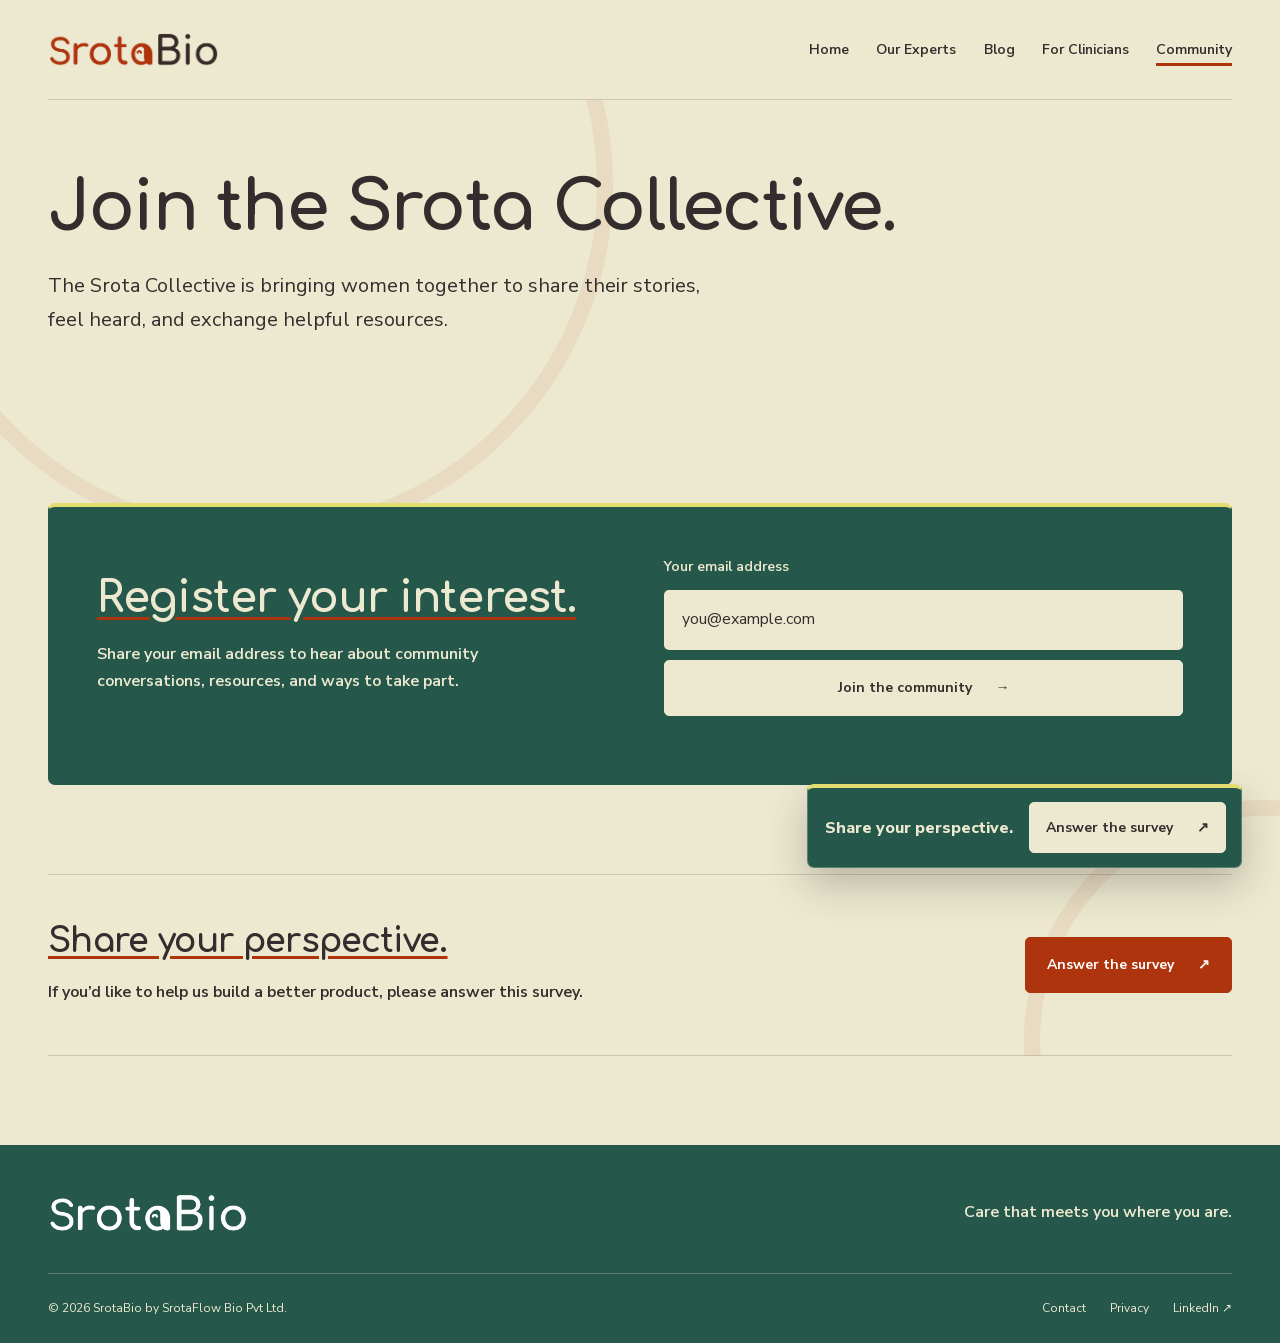
<file: community/register.html>
<!doctype html>
<html lang="en">
<head>
  <script async src="https://www.googletagmanager.com/gtm.js?id=GTM-58PBRJK6"></script>
<script>
  window.dataLayer = window.dataLayer || [];
  function gtag(){dataLayer.push(arguments);}
  gtag('js', new Date());
</script>
<meta charset="utf-8">
<meta name="viewport" content="width=device-width, initial-scale=1">
<title>Join the Srota Collective · SrotaBio</title>
<meta name="description" content="Register your interest in the Srota Collective and help shape better female healthcare.">
<meta name="theme-color" content="#EDE9D0">
<meta property="og:title" content="Join the Srota Collective · SrotaBio">
<meta property="og:description" content="Share your stories, feel heard, and exchange helpful resources with the Srota Collective.">
<meta property="og:type" content="website">
<meta property="og:site_name" content="SrotaBio">
<link rel="icon" href="../assets/identity/favicon.png?v=20261113-2" sizes="32x32">
<link rel="apple-touch-icon" href="../assets/identity/apple-touch-icon.png?v=20261113-2">
<link rel="stylesheet" href="../styles.css?v=20261113-1">
<script defer src="../site-config.js?v=20261113-4"></script>
<script defer src="../script.js?v=20261113-4"></script>
<link rel="stylesheet" href="../footer.css?v=20261113-6">
</head>
<body class="community-register-page">
<a class="skip-link" href="#main">Skip to content</a>
<header class="site-header wrap">
<a class="brand" href="../" aria-label="SrotaBio home"><img src="../assets/identity/srotabio-wordmark-light.png?v=20261113-2" width="728" height="146" alt="SrotaBio"></a>
<button class="menu-toggle" aria-expanded="false" aria-controls="navigation">Menu <span aria-hidden="true">+</span></button>
<nav id="navigation" aria-label="Main navigation"><a href="../">Home</a><a href="../experts.html">Our Experts</a><a href="../blog.html">Blog</a><a href="../clinicians.html">For Clinicians</a><a href="../community.html" aria-current="page">Community</a></nav>
</header>
<main id="main">
<section class="page-intro wrap">
<h1>Join the Srota Collective.</h1>
<p class="lead">The Srota Collective is bringing women together to share their stories, feel heard, and exchange helpful resources.</p>
</section>
<section class="signup community-card wrap" id="register" aria-labelledby="register-title">
<div>
<h2 class="title-accent" id="register-title">Register your interest.</h2>
<p class="community-card__lead">Share your email address to hear about community conversations, resources, and ways to take part.</p>
</div>
<form id="waitlist-form" novalidate>
<label for="email">Your email address</label>
<div class="form-row">
<input id="email" name="email" type="email" autocomplete="email" placeholder="you@example.com" required maxlength="254" aria-describedby="signup-note form-status">
<button class="button button-light" type="submit">Join the community <span aria-hidden="true">→</span></button>
</div>
<div class="honeypot" aria-hidden="true">
<label for="company">Leave this field empty</label>
<input id="company" name="_gotcha" type="text" tabindex="-1" autocomplete="off">
</div>
<input type="hidden" name="source" value="srotabio-community-register-page">

<p class="form-status" id="form-status" role="status" aria-live="polite"></p>
</form>
</section>
<section class="survey-callout wrap" aria-labelledby="survey-title">
<div>
<h2 class="title-accent" id="survey-title">Share your perspective.</h2>
<p>If you’d like to help us build a better product, please answer this survey.</p>
</div>
<a class="button" href="https://forms.gle/rJjMBSn8b3gvK1aW7" target="_blank" rel="noopener">Answer the survey <span aria-hidden="true">↗</span></a>
</section>
</main>
<aside class="survey-sticky-prompt" id="survey-sticky-prompt" aria-label="Survey invitation">
<strong>Share your perspective.</strong>
<a class="button button-light" href="https://forms.gle/rJjMBSn8b3gvK1aW7" target="_blank" rel="noopener">Answer the survey <span aria-hidden="true">↗</span></a>
</aside>
<footer class="site-footer">
<div class="wrap">
<div class="footer-top"><a class="brand" href="../"><img src="../assets/identity/srotabio-wordmark-dark.png?v=20261113-2" width="728" height="146" alt="SrotaBio"></a>
<p>Care that meets you where you are.</p>
</div>
<div class="footer-bottom"><span>© <span id="year">2026</span> SrotaBio <span class="footer-legal">by SrotaFlow Bio Pvt Ltd.</span></span>
<div><a href="../contact.html">Contact</a><a href="../privacy.html">Privacy</a><a href="https://www.linkedin.com/company/srotabio/">LinkedIn ↗</a>
</div>
</div>
</div>
</footer>
<script>
const surveyPrompt = document.getElementById('survey-sticky-prompt');
const surveySection = document.querySelector('.survey-callout');
if (surveyPrompt && surveySection && 'IntersectionObserver' in window) {
  new IntersectionObserver(([entry]) => {
    surveyPrompt.hidden = entry.isIntersecting;
  }, { threshold: 0.2 }).observe(surveySection);
}
</script>
</body>
</html>
</file>
<file: home.css>
/* SrotaBio approved website identity — consolidated 2026-09-03 */

@font-face {
  font-family: "Comfortaa";
  src: url("./assets/fonts/Comfortaa-latin-wght.woff2") format("woff2");
  font-style: normal;
  font-weight: 300 700;
  font-display: swap;
}

@font-face {
  font-family: "Nunito Sans";
  src: url("./assets/fonts/NunitoSans-latin-wght.woff2") format("woff2");
  font-style: normal;
  font-weight: 200 1000;
  font-display: swap;
}

@font-face {
  font-family: "Nunito Sans";
  src: url("./assets/fonts/NunitoSans-Italic-latin-wght.woff2") format("woff2");
  font-style: italic;
  font-weight: 200 1000;
  font-display: swap;
}

:root {
  /* Primary */
  --color-primary: #AE340E;
  --color-green: #0EAD83;

  /* Secondary */
  --color-teal: #0EA2AD;
  --color-berry: #AD0E2E;
  --color-forest: #25584B;
  --color-yellow: #E3DD6F;

  /* Accent and neutrals */
  --color-accent: #EDE9D0;
  --color-text: #332E2D;
  --color-white: #FFFFFF;

  /* Typography */
  --font-heading: "Comfortaa", sans-serif;
  --font-body: "Nunito Sans", sans-serif;

  /* Site roles mapped onto the brand palette */
  --color-cream: var(--color-accent);
  --color-iron: var(--color-text);
  --color-blue: var(--color-primary);
  --color-lime: var(--color-primary);
  --color-background: var(--color-accent);
  --color-text-muted: var(--color-text);
  --color-border: rgba(51, 46, 45, 0.16);
  --color-border-strong: rgba(51, 46, 45, 0.3);
  --color-on-brand: var(--color-white);
  --color-brand-primary: var(--color-primary);
  --color-focus: var(--color-primary);
  --color-success: var(--color-green);
  --color-error: #ffb8ad;
  --color-header-background: rgba(237, 233, 208, 0.92);
  --font-display: var(--font-heading);
  --font-size-display: clamp(3.35rem, 6.2vw, 6.4rem);
  --font-size-heading: clamp(2.35rem, 5vw, 4.8rem);
  --font-size-subheading: clamp(1.25rem, 1.8vw, 1.55rem);
  --font-size-body-large: clamp(1.04rem, 1.45vw, 1.25rem);
  --space-section-gap: clamp(5.5rem, 11vw, 10rem);
  --radius-small: 0.45rem;
  --radius-medium: 1rem;
  --radius-large: 1.5rem;
}

*,
*::before,
*::after {
  box-sizing: border-box;
}

html {
  scroll-behavior: smooth;
}

body {
  min-width: 20rem;
  margin: 0;
  overflow-x: hidden;
  background: var(--color-background);
  color: var(--color-text);
  font-family: var(--font-body);
  font-size: 1rem;
  line-height: 1.65;
  -webkit-font-smoothing: antialiased;
  text-rendering: optimizeLegibility;
}

button,
input {
  font: inherit;
}

img {
  display: block;
  max-width: 100%;
}

a {
  color: inherit;
}

h1,
h2,
h3,
p {
  margin-top: 0;
}

h1,
h2,
h3 {
  font-family: var(--font-display);
  font-weight: 700;
  letter-spacing: -0.02em;
  line-height: 1.08;
}

h1 {
  max-width: 14ch;
  margin-bottom: 1.7rem;
  font-size: var(--font-size-display);
  text-wrap: balance;
}

h1 span {
  color: var(--color-blue);
}

h2 {
  margin-bottom: 1rem;
  font-size: var(--font-size-heading);
  text-wrap: balance;
}

h3 {
  margin-bottom: 0.7rem;
  font-size: var(--font-size-subheading);
  line-height: 1.22;
}

.skip-link {
  position: fixed;
  z-index: 100;
  top: 0.75rem;
  left: 0.75rem;
  padding: 0.75rem 1rem;
  transform: translateY(-180%);
  border-radius: var(--radius-small);
  background: var(--color-brand-primary);
  color: var(--color-on-brand);
}

.skip-link:focus {
  transform: translateY(0);
}

.site-header,
.hero,
.voices,
.approach,
.audience,
.care-team,
.delivery,
.experts,
.waitlist,
.site-footer {
  width: min(100% - 6rem, 75rem);
  margin-inline: auto;
}

.site-header {
  position: relative;
  z-index: 2;
  display: flex;
  min-height: 6.25rem;
  align-items: center;
  justify-content: space-between;
  gap: 2rem;
  border-bottom: 1px solid var(--color-border);
}

.brand {
  display: inline-flex;
  align-items: center;
  gap: 0.7rem;
  text-decoration: none;
}

.brand__wordmark {
  width: 10.6875rem;
  height: auto;
}

.site-nav {
  display: flex;
  align-items: center;
  gap: 1.7rem;
}

.site-nav__link {
  padding: 0.6rem 0;
  font-size: 0.875rem;
  font-weight: 650;
  text-decoration: none;
}

.site-nav__link:hover {
  text-decoration: underline;
  text-decoration-color: var(--color-lime);
  text-decoration-thickness: 3px;
  text-underline-offset: 9px;
}

.menu-toggle {
  display: none;
}

.button {
  display: inline-flex;
  min-height: 3.5rem;
  align-items: center;
  justify-content: center;
  padding: 0.9rem 1.4rem;
  border: 1px solid var(--color-primary);
  border-radius: var(--radius-small);
  background: var(--color-primary);
  box-shadow: none;
  color: var(--color-white);
  cursor: pointer;
  font-weight: 750;
  line-height: 1;
  text-decoration: none;
  transition: transform 160ms ease, box-shadow 160ms ease;
}

.button:hover {
  transform: translateY(-2px);
  background: var(--color-primary);
  box-shadow: 0 0.3rem 0 var(--color-text);
}

.button:active {
  transform: translateY(0);
  box-shadow: none;
}

.button:disabled {
  cursor: wait;
  opacity: 0.7;
}

.button--small {
  min-height: 2.9rem;
  padding: 0.7rem 1rem;
  font-size: 0.88rem;
}

.button--quiet {
  border-color: var(--color-iron);
  background: transparent;
  box-shadow: none;
  color: var(--color-iron);
}

.button--quiet:hover {
  background: transparent;
  color: var(--color-iron);
}

.button--lime,
.waitlist-form .button--lime {
  border-color: var(--color-lime);
  background: var(--color-lime);
  color: var(--color-cream);
}

.button--lime:hover,
.waitlist-form .button--lime:hover {
  background: var(--color-lime);
  box-shadow: 0 0.2rem 0 var(--color-cream);
}

.button:focus-visible,
input:focus-visible,
a:focus-visible {
  outline: 3px solid var(--color-focus);
  outline-offset: 4px;
}

.hero {
  position: relative;
  display: grid;
  grid-template-columns: minmax(0, 1fr);
  min-height: auto;
  align-items: center;
  gap: 0;
  margin-bottom: clamp(2rem, 4vw, 3.5rem);
  padding-block: clamp(3.75rem, 6vw, 6rem) clamp(2.25rem, 3vw, 3rem);
}

.hero::before {
  position: absolute;
  z-index: -1;
  top: -17rem;
  left: calc((100vw - 100%) / -2 - 6.3rem);
  width: 42.6rem;
  height: 42.6rem;
  border: clamp(0.6rem, 1.3vw, 1.15rem) solid var(--color-lime);
  border-radius: 50%;
  background: transparent;
  content: "";
  filter: none;
  opacity: 0.08;
}

.hero__copy {
  width: min(100%, 68rem);
}

.eyebrow {
  margin-bottom: 1.15rem;
  color: var(--color-text-muted);
  font-family: var(--font-body);
  font-size: 0.73rem;
  font-weight: 800;
  letter-spacing: 0.145em;
  line-height: 1.4;
  text-transform: uppercase;
}

.hero__summary {
  max-width: 43rem;
  margin-bottom: 2rem;
  color: var(--color-text-muted);
  font-size: var(--font-size-body-large);
  line-height: 1.75;
}

.hero__actions {
  display: flex;
  align-items: center;
  gap: 1.25rem;
}

.experts {
  margin-bottom: var(--space-section-gap);
  padding-top: clamp(1.5rem, 3vw, 2.5rem);
  scroll-margin-top: 7rem;
}

.experts__heading {
  margin-bottom: clamp(2rem, 4vw, 3.5rem);
}

.experts__heading h2 {
  margin: 0;
  color: var(--color-iron);
  font-size: clamp(2.6rem, 5vw, 4.8rem);
}

.experts__carousel {
  overflow-x: auto;
  padding-bottom: 0.85rem;
  overscroll-behavior-inline: contain;
  scrollbar-color: var(--color-blue) transparent;
  scrollbar-width: thin;
  scroll-snap-type: x mandatory;
}

.experts__carousel:focus-visible {
  outline: 3px solid var(--color-lime);
  outline-offset: 0.35rem;
}

.experts__carousel::-webkit-scrollbar {
  height: 0.45rem;
}

.experts__carousel::-webkit-scrollbar-thumb {
  border-radius: 999px;
  background: var(--color-blue);
}

.experts__carousel::-webkit-scrollbar-track {
  background: transparent;
}

.experts__grid {
  display: grid;
  grid-auto-flow: column;
  grid-auto-columns: minmax(34rem, calc((100% - 1.5rem) / 2));
  gap: 1.5rem;
}

.experts__grid:has(> .expert-card:only-child) {
  justify-content: center;
}

.expert-card {
  display: grid;
  grid-template-columns: clamp(7.5rem, 12vw, 10rem) minmax(0, 1fr);
  min-height: 11.5rem;
  overflow: hidden;
  border: 1px solid var(--color-border-strong);
  border-radius: var(--radius-medium);
  background: var(--color-white);
  scroll-snap-align: start;
}

.expert-card__portrait {
  position: relative;
  min-height: 100%;
  overflow: hidden;
  background: var(--color-blue);
}

.expert-card__photo {
  position: absolute;
  z-index: 1;
  inset: 0;
  display: block;
  width: 100%;
  height: 100%;
  object-fit: cover;
  object-position: center;
}

.expert-card__photo[src=""] {
  display: none;
}

.expert-card__photo-placeholder {
  display: grid;
  width: 100%;
  height: 100%;
  place-items: center;
  color: var(--color-cream);
  font-size: clamp(2rem, 4vw, 3.2rem);
  font-weight: 800;
  letter-spacing: -0.04em;
}

.expert-card__identity {
  position: relative;
  display: flex;
  justify-content: center;
  flex-direction: column;
  padding: clamp(1.5rem, 4vw, 3rem);
}

.expert-card__identity::after {
  position: absolute;
  right: clamp(1.5rem, 4vw, 3rem);
  bottom: clamp(1.5rem, 3vw, 2.25rem);
  width: 3.5rem;
  height: 0.35rem;
  background: var(--color-lime);
  content: "";
}

.expert-card h3 {
  max-width: 20ch;
  margin-bottom: 0.55rem;
  color: var(--color-iron);
  font-size: clamp(1.55rem, 2.8vw, 2.35rem);
}

.expert-card p {
  max-width: 24rem;
  margin: 0;
  color: var(--color-text-muted);
  font-size: 0.92rem;
  font-weight: 700;
}

.voices,
.approach,
.audience,
.care-team,
.delivery {
  margin-bottom: var(--space-section-gap);
}

.voices__list,
.card-grid,
.approach__list,
.timeline {
  margin: 0;
  padding: 0;
  list-style: none;
}

.voices__list {
  display: grid;
  grid-template-columns: repeat(auto-fit, minmax(13rem, 1fr));
  gap: 1rem;
}

.voice {
  position: relative;
  padding: 1.35rem 1.4rem;
  border: 1px solid var(--color-border-strong);
  border-radius: var(--radius-medium);
  background: var(--color-white);
  color: var(--color-iron);
  font-size: 1.05rem;
  font-weight: 700;
  line-height: 1.45;
}

.voice::after {
  position: absolute;
  bottom: -0.5rem;
  left: 1.6rem;
  width: 1rem;
  height: 1rem;
  transform: rotate(45deg);
  border-right: 1px solid var(--color-border-strong);
  border-bottom: 1px solid var(--color-border-strong);
  background: var(--color-white);
  content: "";
}

.approach__question {
  margin-bottom: 0.9rem;
  color: var(--color-blue);
  font-size: var(--font-size-subheading);
  font-style: italic;
  font-weight: 600;
}

.approach h2 {
  max-width: 20ch;
  margin-bottom: clamp(2rem, 4vw, 3rem);
}

.approach h2 span {
  color: var(--color-blue);
}

.approach__list {
  display: grid;
  gap: 1.25rem;
  max-width: 48rem;
  counter-reset: approach;
}

.approach__list li {
  position: relative;
  padding-left: 3.4rem;
  font-size: var(--font-size-body-large);
  line-height: 1.6;
  counter-increment: approach;
}

.approach__list li::before {
  position: absolute;
  top: 0;
  left: 0;
  display: grid;
  width: 2.2rem;
  height: 2.2rem;
  place-items: center;
  border: 2px solid var(--color-lime);
  border-radius: 50%;
  content: counter(approach);
  font-size: 0.95rem;
  font-weight: 800;
}

.approach__list strong {
  display: block;
  font-weight: 800;
}

.card-grid {
  display: grid;
  gap: 1rem;
}

.card-grid--three {
  grid-template-columns: repeat(3, minmax(0, 1fr));
}

.card-grid--four {
  grid-template-columns: repeat(4, minmax(0, 1fr));
}

.info-card,
.team-card {
  padding: 1.6rem;
  border: 1px solid var(--color-border-strong);
  border-radius: var(--radius-medium);
  background: var(--color-white);
}

.info-card p {
  margin: 0;
  font-size: 1.05rem;
  font-weight: 600;
  line-height: 1.5;
}

.info-card__icon {
  width: 1.75rem;
  height: 1.75rem;
  margin-bottom: 1rem;
  fill: none;
  stroke: var(--color-lime);
  stroke-linecap: round;
  stroke-linejoin: round;
  stroke-width: 2;
}

.team-card {
  display: grid;
  justify-items: start;
}

.team-card h3 {
  margin-bottom: 0.3rem;
}

.team-card p {
  margin: 0;
  font-size: 0.95rem;
}

.timeline {
  display: grid;
  max-width: 48rem;
  margin-bottom: 2.5rem;
}

.timeline li {
  position: relative;
  padding: 0 0 1.4rem 2.6rem;
  font-size: var(--font-size-body-large);
  font-weight: 700;
  line-height: 1.45;
}

.timeline li::before {
  position: absolute;
  top: 0.3em;
  left: 0;
  width: 0.9rem;
  height: 0.9rem;
  border-radius: 50%;
  background: var(--color-lime);
  content: "";
}

.timeline li:not(:last-child)::after {
  position: absolute;
  top: 0.3em;
  bottom: -0.3em;
  left: calc(0.45rem - 1px);
  width: 2px;
  background: var(--color-border-strong);
  content: "";
}

.delivery__actions {
  display: flex;
  flex-wrap: wrap;
  align-items: center;
  gap: 1rem;
  margin-top: 2rem;
}

.delivery__actions .button {
  gap: 0.75rem;
}

.delivery__note {
  max-width: 48rem;
  margin: 0;
  padding-top: 1.5rem;
  border-top: 1px solid var(--color-border);
  font-size: var(--font-size-body-large);
}

.waitlist {
  position: relative;
  display: grid;
  grid-template-columns: minmax(0, 0.82fr) minmax(24rem, 1.18fr);
  align-items: center;
  gap: clamp(1.75rem, 5vw, 4.5rem);
  margin-block: 0;
  padding: clamp(1.75rem, 4vw, 3.5rem);
  overflow: hidden;
  border: 0;
  border-top: 0.6rem solid var(--color-lime);
  border-radius: var(--radius-large);
  background: var(--color-iron);
  color: var(--color-cream);
  scroll-margin-top: 7rem;
}

.waitlist::after {
  position: absolute;
  z-index: 0;
  top: 0;
  right: -6rem;
  bottom: -7rem;
  left: auto;
  width: 19rem;
  height: 19rem;
  border: 2.2rem solid var(--color-blue);
  border-radius: 50%;
  background: transparent;
  content: "";
  opacity: 0.45;
  pointer-events: none;
}

.waitlist__copy,
.waitlist-form {
  position: relative;
  z-index: 1;
}

.waitlist .eyebrow {
  color: rgba(250, 246, 236, 0.78);
}

.waitlist h2 {
  max-width: 14ch;
  color: var(--color-cream);
  font-size: clamp(2.2rem, 3.8vw, 3.45rem);
}

.waitlist__copy p:last-child {
  margin-bottom: 0;
  color: rgba(250, 246, 236, 0.78);
}

.waitlist-form > label {
  display: block;
  margin-bottom: 0.7rem;
  color: var(--color-cream);
  font-size: 0.84rem;
  font-weight: 750;
}

.waitlist-form__controls {
  display: grid;
  grid-template-columns: 1fr auto;
  gap: 0.65rem;
  padding: 0;
  border: 0;
  border-radius: var(--radius-small);
  background: transparent;
}

.waitlist-form input[type="email"] {
  width: 100%;
  min-width: 0;
  min-height: 3.5rem;
  padding: 0.85rem 1rem;
  border: 1px solid var(--color-cream);
  border-radius: var(--radius-small);
  outline: 0;
  background: var(--color-cream);
  color: var(--color-iron);
}

.waitlist-form input[type="email"]::placeholder {
  color: var(--color-text-muted);
}

.waitlist-form .button {
  flex: 0 0 auto;
}

.form-status {
  min-height: 1.5rem;
  margin: 0.65rem 0 0;
  font-size: 0.88rem;
  font-weight: 700;
}

.form-status[data-state="success"] {
  color: var(--color-success);
}

.form-status[data-state="error"] {
  color: var(--color-error);
}

.form-privacy {
  margin: 0.35rem 0 0;
  color: var(--color-iron);
  font-size: 0.78rem;
  opacity: 1;
}

.honeypot {
  position: absolute;
  left: -10000px;
  width: 1px;
  height: 1px;
  overflow: hidden;
}

main {
  position: relative;
  isolation: isolate;
  overflow: clip;
  padding-bottom: clamp(2rem, 4vw, 4rem);
}

main::after {
  position: absolute;
  z-index: -1;
  right: -14rem;
  bottom: -14rem;
  width: 28rem;
  height: 28rem;
  border: clamp(0.6rem, 1.3vw, 1.15rem) solid var(--color-lime);
  border-radius: 50%;
  content: "";
  opacity: 0.08;
  pointer-events: none;
}

.site-footer {
  position: relative;
  display: grid;
  grid-template-columns: 10.5rem minmax(0, 1fr) auto;
  align-items: start;
  gap: clamp(2rem, 5vw, 5rem);
  padding-block: 2.5rem 3.5rem;
  border-top: 2px solid var(--color-iron);
  background: var(--color-cream);
  color: var(--color-iron);
  font-size: 0.78rem;
}

.site-footer::before {
  position: absolute;
  z-index: -1;
  top: 0;
  bottom: 0;
  left: 50%;
  width: 100vw;
  transform: translateX(-50%);
  background: var(--color-cream);
  content: "";
}

.site-footer p {
  margin: 0;
}

.site-footer > p:first-child {
  max-width: 57rem;
}

.site-footer__wordmark {
  width: 10.5rem;
  height: auto;
  background-color: var(--color-cream);
}

.site-footer__copyright {
  white-space: nowrap;
}

.sr-only {
  position: absolute;
  width: 1px;
  height: 1px;
  padding: 0;
  overflow: hidden;
  clip: rect(0, 0, 0, 0);
  white-space: nowrap;
  border: 0;
}

@media (max-width: 58rem) {
  .card-grid--three,
  .card-grid--four {
    grid-template-columns: repeat(2, minmax(0, 1fr));
  }

  .experts__grid {
    grid-auto-columns: minmax(27rem, 82%);
  }

  .waitlist {
    grid-template-columns: 1fr;
  }

  .site-footer {
    grid-template-columns: 9rem 1fr;
  }

  .site-footer__wordmark {
    width: 9rem;
  }

  .site-footer__copyright {
    grid-column: 2;
  }
}

@media (max-width: 40rem) {
  .site-header,
  .hero,
  .voices,
  .approach,
  .audience,
  .care-team,
  .delivery,
  .experts,
  .waitlist,
  .site-footer {
    width: calc(100% - 2.5rem);
  }

  .voices__list,
  .card-grid--three,
  .card-grid--four {
    grid-template-columns: 1fr;
  }

  .team-card {
    grid-template-columns: auto 1fr;
    column-gap: 1rem;
    text-align: left;
  }

  .team-card .info-card__icon {
    grid-row: span 2;
    margin: 0;
  }

  .site-header {
    position: relative;
    min-height: 5.125rem;
    flex-wrap: wrap;
    gap: 0;
  }

  .brand__wordmark {
    width: 9.0625rem;
  }

  .menu-toggle {
    display: flex;
    align-items: center;
    gap: 1rem;
    padding: 0.5rem 0.8rem;
    border: 1px solid var(--color-border);
    border-radius: 4px;
    background: transparent;
    color: var(--color-iron);
    cursor: pointer;
    font-size: 0.85rem;
    font-weight: 700;
  }

  .site-nav {
    display: none;
    flex-basis: 100%;
    align-items: stretch;
    gap: 0;
    padding: 1rem 0 1.5rem;
  }

  .site-nav.is-open {
    display: flex;
    flex-direction: column;
  }

  .site-nav__link {
    padding: 0.8rem 0;
    font-size: 1rem;
  }

  .button--small {
    min-height: 2.65rem;
    padding-inline: 0.75rem;
    font-size: 0.77rem;
  }

  .hero {
    gap: 3.25rem;
    padding-block: 3.5rem 5rem;
  }

  .hero::before {
    top: -12rem;
    left: calc((100vw - 100%) / -2 - 0.8rem);
    width: 21.6rem;
    height: 21.6rem;
  }

  main::after {
    right: -9rem;
    bottom: -9rem;
    width: 18rem;
    height: 18rem;
  }

  .hero__actions {
    align-items: flex-start;
    flex-direction: column;
  }

  .experts__heading {
    margin-bottom: 1.75rem;
  }

  .experts__grid {
    grid-auto-columns: 100%;
  }

  .expert-card {
    grid-template-columns: 6.25rem minmax(0, 1fr);
    min-height: 9.5rem;
  }

  .expert-card__identity {
    padding: 1.35rem;
  }

  .expert-card__identity::after {
    right: 1.35rem;
    bottom: 1.35rem;
    width: 2.5rem;
  }

  .waitlist {
    gap: 1.75rem;
    padding: 1.5rem;
    border-radius: var(--radius-medium);
  }

  .waitlist-form__controls {
    grid-template-columns: 1fr;
  }

  .site-footer {
    grid-template-columns: 1fr;
    gap: 1.5rem;
  }

  .site-footer__copyright {
    grid-column: 1;
  }
}

@media (max-width: 38rem) {
  .waitlist::after {
    top: 48%;
  }

  .waitlist-form__controls {
    align-items: stretch;
    border-radius: var(--radius-medium);
  }

  .waitlist-form .button {
    min-height: 3.2rem;
  }
}

@media (prefers-reduced-motion: reduce) {
  html {
    scroll-behavior: auto;
  }

  *,
  *::before,
  *::after {
    scroll-behavior: auto !important;
    transition-duration: 0.01ms !important;
  }
}
</file>
<file: footer.css>
/* Shared Contact-page footer across all routes. */
.site-footer {
  position: relative;
  display: block;
  width: 100%;
  margin-inline: 0;
  padding: 3rem 0 1.5rem;
  border: 0;
  background: #25584B;
  color: #EDE9D0;
}
.site-footer::before { content: none; }
.site-footer .wrap { width: min(100% - 6rem, 1200px); margin-inline: auto; }
.site-footer .footer-top { display: flex; justify-content: space-between; align-items: center; padding-bottom: 2.5rem; }
.site-footer .brand { display: block; flex-shrink: 0; }
.site-footer .brand img { display: block; width: 200px; height: auto; }
.site-footer .footer-top p { margin: 0; font-weight: 650; font-size: 1rem; line-height: 1.6; }
.site-footer .footer-legal { display: inline; }
.site-footer .footer-bottom { border-top: 1px solid rgba(237,233,208,.25); padding-top: 1.5rem; display: flex; justify-content: space-between; gap: 1.5rem; font-size: .75rem; flex-wrap: wrap; }
.site-footer .footer-bottom div { display: flex; gap: 1.5rem; }
.site-footer a { color: inherit; text-decoration: none; }
.site-footer a:focus-visible { outline: 3px solid #EDE9D0; outline-offset: 5px; }
@media (max-width: 1050px) { .site-footer .wrap { width: calc(100% - 4rem); } }
@media (max-width: 760px) {
  .site-footer .wrap { width: calc(100% - 2.5rem); }
  .site-footer .footer-top { align-items: start; gap: 2rem; flex-direction: column; }
  .site-footer .brand img { width: 170px; }
  .site-footer .footer-bottom { gap: 1.3rem; flex-direction: column; }
}
</file>
<file: styles.css>
@font-face {
  font-family:"Comfortaa";
  src:url('assets/fonts/Comfortaa-latin-wght.woff2') format('woff2');
  font-style:normal;
  font-weight:300 700;
  font-display:swap;
}
@font-face {
  font-family:"Nunito Sans";
  src:url('assets/fonts/NunitoSans-latin-wght.woff2') format('woff2');
  font-style:normal;
  font-weight:200 1000;
  font-display:swap;
}
@font-face {
  font-family:"Nunito Sans";
  src:url('assets/fonts/NunitoSans-Italic-latin-wght.woff2') format('woff2');
  font-style:italic;
  font-weight:200 1000;
  font-display:swap;
}
:root {
  /* Primary */
  --color-primary:#AE340E;
  --color-green:#0EAD83;
  /* Secondary */
  --color-teal:#0EA2AD;
  --color-berry:#AD0E2E;
  --color-forest:#25584B;
  --color-yellow:#E3DD6F;
  /* Accent and neutrals */
  --color-accent:#EDE9D0;
  --color-text:#332E2D;
  --color-white:#FFFFFF;
  /* Typography */
  --font-heading:"Comfortaa",sans-serif;
  --font-body:"Nunito Sans",sans-serif;
  /* Site roles mapped onto the brand palette */
  --cream:var(--color-accent);
  --iron:var(--color-text);
  --blue:var(--color-forest);
  --lime:var(--color-primary);
  --panel:var(--color-forest);
  --muted:var(--iron);
  --line:rgba(51,46,45,.18);
  --soft:var(--color-white);
  --font:var(--font-body);
  --gap:clamp(4rem,7vw,7rem);
}
* {
  box-sizing:border-box;
}
html {
  scroll-behavior:smooth;
  scroll-padding-top:7rem;
}
body {
  margin:0;
  overflow-x:hidden;
  background:var(--cream);
  color:var(--iron);
  font-family:var(--font);
  font-size:16px;
  line-height:1.7;
  -webkit-font-smoothing:antialiased;
}
main {
  position:relative;
  isolation:isolate;
  overflow:clip;
}
main::after {
  position:absolute;
  z-index:-1;
  right:-14rem;
  bottom:-14rem;
  width:28rem;
  height:28rem;
  border:clamp(.6rem,1.3vw,1.15rem) solid var(--lime);
  border-radius:50%;
  content:"";
  opacity:.08;
  pointer-events:none;
}
h1,h2,h3,p {
  margin:0 0 1.25rem;
}
h1,h2,h3 {
  font-family:var(--font-heading);
  font-weight:700;
  letter-spacing:-.02em;
  line-height:1.08;
  text-wrap:balance;
}
h1 {
  font-size:clamp(2.8rem,5.3vw,5rem);
}
h2 {
  font-size:clamp(2rem,3.35vw,3.25rem);
}
h3 {
  font-size:1.65rem;
  letter-spacing:-.015em;
}
a {
  color:inherit;
  text-underline-offset:5px;
}
img {
  display:block;
  max-width:100%;
  height:auto;
}
button,input {
  font:inherit;
}
button,a,input,summary {
  -webkit-tap-highlight-color:transparent;
}
a:focus-visible,button:focus-visible,input:focus-visible,summary:focus-visible {
  outline:3px solid var(--iron);
  outline-offset:5px;
}
a:hover {
  text-decoration-thickness:2px;
}
.wrap {
  width:min(100% - 6rem,1200px);
  margin-inline:auto;
}
.site-header {
  position:relative;
  z-index:2;
  display:flex;
  align-items:center;
  justify-content:space-between;
  gap:2rem;
  min-height:100px;
  border-bottom:1px solid var(--line);
}
.brand {
  flex-shrink:0;
}
.brand img {
  width:171px;
  height:auto;
}
.site-header nav {
  display:flex;
  gap:1.7rem;
  align-items:center;
  font-size:.875rem;
  font-weight:650;
}
.site-header nav a {
  text-decoration:none;
  padding:.6rem 0;
}
.site-header nav a:hover,.site-header nav a[aria-current] {
  text-decoration:underline;
  text-decoration-color:var(--lime);
  text-decoration-thickness:3px;
  text-underline-offset:9px;
}
.menu-toggle {
  display:none;
}
.skip-link {
  position:absolute;
  z-index:20;
  top:-100px;
  left:1rem;
  background:var(--panel);
  color:var(--cream);
  padding:1rem;
}
.skip-link:focus {
  top:1rem;
}
.eyebrow {
  font-size:.75rem;
  font-weight:750;
  letter-spacing:.12em;
  text-transform:uppercase;
  line-height:1.6;
  margin-bottom:1.3rem;
}
.signal {
  display:inline-block;
  width:7px;
  height:7px;
  background:var(--lime);
  margin:0 7px 2px 0;
}
.text-lime {
  color:var(--lime);
}
.title-accent {
  color:inherit;
  text-decoration:underline;
  text-decoration-color:var(--lime);
  text-decoration-thickness:.08em;
  text-underline-offset:.12em;
}
.lead {
  font-size:clamp(1.05rem,1.6vw,1.25rem);
  line-height:1.7;
  max-width:620px;
  color:var(--muted);
}
.large-copy {
  font-size:clamp(1.2rem,1.8vw,1.45rem);
  line-height:1.6;
  letter-spacing:-.02em;
}
.button {
  display:inline-flex;
  align-items:center;
  justify-content:center;
  gap:1.5rem;
  background:var(--color-primary);
  color:var(--color-white);
  border:1px solid var(--color-primary);
  border-radius:5px;
  padding:.95rem 1.3rem;
  font-size:.875rem;
  font-weight:700;
  text-decoration:none;
  cursor:pointer;
  min-height:50px;
  transition:transform .18s,box-shadow .18s;
}
.button:hover {
  transform:translateY(-2px);
  box-shadow:0 3px 0 var(--color-text);
}
.button-light {
  background:var(--cream);
  color:var(--color-text);
  border-color:var(--cream);
}
.button:disabled {
  cursor:wait;
  opacity:.7;
  transform:none;
}
.text-link {
  display:inline-flex;
  gap:1.1rem;
  align-items:center;
  text-decoration:none;
  font-size:.9rem;
  font-weight:750;
  padding:.35rem 0;
  border-bottom:1px solid var(--line);
}
.text-link:hover {
  border-color:var(--iron);
}
.actions {
  display:flex;
  align-items:center;
  gap:1.8rem;
  flex-wrap:wrap;
  margin-top:2rem;
}
.home-hero {
  position:relative;
  display:grid;
  grid-template-columns:1.35fr 1fr;
  gap:clamp(3rem,6vw,6rem);
  padding-block:4rem 4.5rem;
  align-items:center;
}
.home-hero::before,
.page-intro::before {
  position:absolute;
  z-index:-1;
  top:-17rem;
  left:calc((100vw - 100%) / -2 - 6.3rem);
  width:42.6rem;
  height:42.6rem;
  border:clamp(.6rem,1.3vw,1.15rem) solid var(--lime);
  border-radius:50%;
  background:transparent;
  content:"";
  filter:none;
  opacity:.08;
}
.hero-copy h1 {
  font-size:clamp(2.9rem,4.55vw,4.4rem);
  margin-bottom:1.6rem;
}
.hero-copy .lead {
  max-width:480px;
}
.hero-footnote {
  font-size:.8rem;
  margin:1.6rem 0 0;
  color:var(--muted);
}
.event-feature {
  border:3px solid var(--color-yellow);
  background:var(--panel);
  color:var(--cream);
  padding:1.8rem 2rem 0;
  border-radius:6px;
  position:relative;
  overflow:visible;
  transform:none;
  transform-origin:center;
  box-shadow:0 3px 8px rgba(51,46,45,.10);
  transition:transform 220ms ease, box-shadow 220ms ease;
}
.event-card-link { text-decoration:none; }
.event-card-link::after { content:""; position:absolute; inset:0; border-radius:4px; z-index:1; }
.event-feature:has(.event-card-link:focus-visible) { outline:3px solid var(--iron); outline-offset:18px; }
.event-card-link:focus-visible { outline:none; }
.event-registration .button { position:relative; z-index:2; }
@media(min-width:761px) and (hover:hover) and (prefers-reduced-motion:no-preference) {
  .event-feature:hover { transform:translateY(-7px);
  box-shadow:-1px 1px 0 var(--lime),
    -2px 2px 0 var(--lime),
    -3px 3px 0 var(--lime),
    -4px 4px 0 var(--lime),
    -5px 5px 0 var(--lime),
    -6px 6px 0 var(--lime),
    -7px 7px 0 var(--lime),
    -8px 8px 0 var(--lime),
    -9px 9px 0 var(--lime),
    -10px 10px 0 var(--lime),
    -11px 11px 0 var(--lime),
    -12px 12px 0 var(--lime),
    -20px 25px 28px rgba(51,46,45,.23);
  }
}
.event-top {
  display:flex;
  justify-content:space-between;
  gap:1rem;
  align-items:center;
  margin-bottom:1.2rem;
}
.event-top .eyebrow {
  font-size:.75rem;
  margin:0;
}
.event-dot {
  height:11px;
  width:11px;
  background:var(--lime);
  border-radius:50%;
}
.event-feature h2 {
  font-size:clamp(2.2rem,3.1vw,3rem);
  margin-bottom:1.5rem;
}
.feature-person {
  display:grid;
  grid-template-columns:128px 1fr;
  gap:1.3rem;
  align-items:center;
  margin-top:2rem;
}
.feature-person img {
  width:128px;
  height:150px;
  object-fit:cover;
  object-position:50% 25%;
  border-radius:3px;
}
.feature-person span {
  display:block;
  font-size:.75rem;
}
.feature-person strong {
  display:block;
  line-height:1.4;
  font-size:1.2rem;
  letter-spacing:-.025em;
  margin:.4rem 0;
}
.event-bottom {
  display:flex;
  align-items:center;
  justify-content:space-between;
  gap:1rem;
  border-top:1px solid rgba(237,233,208,.25);
  margin-top:1.6rem;
  padding-block:1.2rem;
}
.event-bottom p {
  font-size:.8rem;
  line-height:1.8;
  margin:0;
}
.event-bottom p span {
  font-size:.75rem;
}
.event-bottom a {
  font-size:2rem;
  text-decoration:none;
  padding:.3rem .7rem;
}
.split {
  display:grid;
  grid-template-columns:1fr 1fr;
  gap:clamp(2rem,7vw,7rem);
}
.story-section {
  padding-block:3.5rem var(--gap);
  border-top:1px solid var(--line);
}
.story-section .split p:not(.large-copy) {
  color:var(--muted);
}
.story-section .eyebrow {
  margin-bottom:2rem;
}
.invitation-band {
  background:var(--panel);
  color:var(--cream);
  padding-block:4.5rem;
}
.invitation-band .eyebrow {
  border-left:3px solid var(--color-yellow);
  padding-left:1rem;
}
.invitation-band .button {
  margin-top:1rem;
}
.section {
  margin-block:var(--gap);
}
.section-heading {
  display:flex;
  justify-content:space-between;
  align-items:end;
  gap:2rem;
  margin-bottom:2.5rem;
}
.section-heading h2 {
  margin:0;
}
.section-heading>.text-link {
  flex-shrink:0;
}
.people-grid {
  display:grid;
  grid-template-columns:1.35fr 1fr;
  gap:1.5rem;
}
.person {
  border:1px solid var(--line);
  border-radius:6px;
  overflow:hidden;
}
.scientist,.founder {
  display:grid;
  grid-template-columns:160px 1fr;
  max-width:760px;
}
.person .portrait {
  width:100%;
  height:100%;
  object-fit:cover;
  object-position:center;
}
.person-copy {
  padding:2rem;
}
.person-copy .eyebrow {
  font-size:.75rem;
  margin-bottom:1rem;
}
.person-copy h3 {
  font-size:1.6rem;
}
.person-copy p:not(.eyebrow) {
  font-size:.875rem;
  color:var(--muted);
}
.about-page .person-copy p:not(.eyebrow) {
  font-weight:550;
}
.person-copy .text-link {
  font-size:.8rem;
}
.founder {
  background:var(--soft);
}
.portrait-placeholder {
  min-height:230px;
  display:grid;
  place-items:center;
  background:var(--blue);
  color:var(--cream);
  font-size:clamp(2.4rem,5vw,4.25rem);
  font-weight:800;
  letter-spacing:-.06em;
}
.social-links {
  display:flex;
  gap:.65rem;
  margin-top:1.25rem;
}
.social-link {
  width:2.5rem;
  height:2.5rem;
  display:grid;
  place-items:center;
  border:1px solid var(--line);
  border-radius:50%;
  color:var(--iron);
  text-decoration:none;
  transition:background-color .18s ease,color .18s ease,border-color .18s ease;
}
.social-link svg {
  width:1rem;
  height:1rem;
  fill:currentColor;
}
.social-link:hover {
  background:var(--color-primary);
  border-color:var(--color-primary);
  color:var(--cream);
}
.team-grid {
  display:grid;
  grid-template-columns:repeat(2,minmax(0,1fr));
  gap:1.5rem;
}
.member {
  display:grid;
  grid-template-columns:150px 1fr;
  background:var(--color-white);
}
.member .portrait,.member .portrait-placeholder {
  min-height:100%;
}
.member .portrait-placeholder {
  font-size:2.6rem;
}
.portrait-icon svg {
  width:2.5rem;
  height:2.5rem;
  fill:none;
  stroke:var(--cream);
  stroke-width:2;
  stroke-linejoin:round;
}
.founder-note blockquote {
  max-width:900px;
  margin:0;
  padding-left:clamp(1.25rem,3vw,2.5rem);
  border-left:4px solid var(--lime);
}
.founder-note blockquote p {
  font-size:clamp(1.25rem,2.2vw,1.75rem);
  font-weight:650;
  line-height:1.5;
  letter-spacing:-.015em;
}
.founder-note blockquote footer {
  font-size:.875rem;
  font-weight:800;
}
@media(max-width:760px) {
  .team-grid {
    grid-template-columns:1fr;
    gap:1rem;
  }
  .member {
    grid-template-columns:110px 1fr;
  }
  .member .portrait-placeholder {
    font-size:1.8rem;
  }
}
.writing-section {
  display:grid;
  grid-template-columns:1fr 1.5fr;
  gap:4rem;
}
.article-link {
  border-top:1px solid var(--iron);
  border-bottom:1px solid var(--line);
  padding:2rem 0;
  text-decoration:none;
  display:block;
}
.article-link h3 {
  font-size:2rem;
}
.article-link>p {
  color:var(--muted);
}
.article-link:hover h3 {
  text-decoration:underline;
  text-decoration-thickness:2px;
  text-underline-offset:5px;
}
.faq {
  display:grid;
  grid-template-columns:1fr 1.3fr;
  gap:4rem;
  margin-block:var(--gap);
}
details {
  border-top:1px solid var(--line);
}
details:last-child {
  border-bottom:1px solid var(--line);
}
summary {
  list-style:none;
  cursor:pointer;
  display:flex;
  justify-content:space-between;
  align-items:center;
  gap:1rem;
  padding:1.3rem 0;
  font-weight:650;
  font-size:.95rem;
}
summary::-webkit-details-marker {
  display:none;
}
summary:after {
  content:'+';
  font-size:1.5rem;
  font-weight:400;
}
details[open] summary:after {
  content:'−';
}
details p {
  font-size:.9rem;
  color:var(--muted);
  padding-right:2rem;
}
.signup {
  background:var(--panel);
  color:var(--cream);
  border-radius:7px;
  border-top:4px solid var(--color-yellow);
  padding:3rem;
  display:grid;
  grid-template-columns:1fr 1fr;
  align-items:center;
  gap:3rem;
  margin-block:var(--gap);
}
.signup h2 {
  font-size:2.2rem;
}
.signup p:not(.eyebrow) {
  font-size:.875rem;
  max-width:390px;
}
.signup .eyebrow {
  font-size:.75rem;
}
.signup form {
  min-width:0;
}
.signup label {
  display:block;
  font-size:.875rem;
  margin-bottom:.7rem;
}
.form-row {
  display:flex;
  flex-wrap:wrap;
  gap:.65rem;
}
input[type=email] {
  min-width:0;
  width:100%;
  background:var(--cream);
  color:var(--iron);
  border:2px solid transparent;
  padding:.9rem 1rem;
  border-radius:5px;
  font-size:1rem;
}
.form-row .button {
  width:100%;
}
input::placeholder {
  color:var(--muted);
}
.signup .form-note {
  font-size:.75rem!important;
  margin-top:1rem;
}
.form-status {
  min-height:1.5em;
  margin-bottom:0;
  font-size:.8rem!important;
}
.form-status[data-state=error] {
  font-weight:800;
}
.signup :focus-visible,.site-footer :focus-visible,.event-feature :focus-visible,.invitation-band :focus-visible {
  outline-color:var(--cream);
}
.signup input:focus-visible {
  outline-color:var(--cream);
  outline-offset:3px;
  border-color:var(--iron);
}
.contact-form-panel {
  align-items:start;
}
.contact-form-panel:has(> [hidden]) {
  grid-template-columns:minmax(0,34rem);
}
.contact-form-panel input[type=text],.contact-form-panel input[type=tel] {
  min-width:0;
  width:100%;
  background:var(--cream);
  color:var(--iron);
  border:2px solid transparent;
  padding:.9rem 1rem;
  border-radius:5px;
  font-size:1rem;
}
.contact-form-panel input:not([type=hidden])+label {
  margin-top:1.1rem;
}
.contact-form-panel input[aria-invalid=true] {
  border-color:var(--error,#ffb8ad);
}
.contact-form-panel .form-note {
  margin-bottom:1.25rem;
}
.contact-form-panel form .button {
  width:100%;
}
.contact-form-panel__call {
  padding-left:3rem;
  border-left:1px solid rgba(237,233,208,.25);
}
.contact-form-panel__call h2 {
  margin-bottom:1.5rem;
}
@media(max-width:760px) {
  .contact-form-panel__call {
    padding:2rem 0 0;
    border-left:0;
    border-top:1px solid rgba(237,233,208,.25);
  }
}
.honeypot {
  position:absolute;
  left:-10000px;
  width:1px;
  height:1px;
  overflow:hidden;
}
.site-footer {
  background:var(--panel);
  color:var(--cream);
  padding:3rem 0 1.5rem;
}
.footer-top {
  display:flex;
  justify-content:space-between;
  align-items:center;
  padding-bottom:2.5rem;
}
.footer-top .brand img {
  width:200px;
}
.footer-top p {
  font-weight:650;
  font-size:1rem;
  line-height:1.6;
  margin:0;
}
.footer-bottom {
  border-top:1px solid rgba(237,233,208,.25);
  padding-top:1.5rem;
  display:flex;
  justify-content:space-between;
  gap:1.5rem;
  font-size:.75rem;
  flex-wrap:wrap;
}
.footer-bottom div {
  display:flex;
  gap:1.5rem;
}
.footer-bottom a {
  text-decoration:none;
}
.page-intro {
  position:relative;
  padding-block:4.5rem 3.5rem;
}
.page-intro h1 {
  margin-bottom:1.5rem;
  max-width:950px;
}
.page-intro .lead {
  max-width:690px;
}
.page-intro>.button {
  margin-top:.5rem;
}
.event-detail {
  display:grid;
  grid-template-columns:1fr 1.1fr;
  gap:clamp(3rem,7vw,7rem);
  align-items:start;
}
.event-poster {
  background:var(--panel);
  color:var(--cream);
  padding:2rem;
  border-radius:6px;
}
.event-poster h2 {
  font-size:2.6rem;
}
.event-poster img {
  width:100%;
  max-height:370px;
  object-fit:cover;
  object-position:50% 25%;
  margin:1.5rem 0;
}
.event-poster>p:last-child {
  font-size:.8rem;
  margin:0;
  line-height:1.8;
}
.event-information {
  padding-top:.5rem;
}
.event-information h2 {
  font-size:2.2rem;
}
.event-information>p {
  color:var(--muted);
}
.event-facts {
  margin:2rem 0;
}
.event-facts>div {
  display:grid;
  grid-template-columns:70px 1fr;
  gap:1rem;
  padding:1rem 0;
  border-top:1px solid var(--line);
}
dt {
  font-size:.8rem;
  font-weight:750;
}
dd {
  margin:0;
  font-size:1rem;
  font-weight:650;
}
dd span {
  display:block;
  font-size:.8rem;
  font-weight:400;
  color:var(--muted);
  margin-top:.25rem;
}
.small-note {
  font-size:.8rem!important;
  color:var(--muted);
  line-height:1.6;
  display:block;
  margin-top:1rem;
}
.question-list>p {
  font-size:1.35rem;
  letter-spacing:-.02em;
  line-height:1.5;
  padding-bottom:1.5rem;
  border-bottom:1px solid var(--line);
}
.compact-callout {
  display:flex;
  justify-content:space-between;
  align-items:center;
  gap:2rem;
  padding:2.5rem;
  background:var(--soft);
  border-radius:6px;
  margin-block:var(--gap);
}
.compact-callout p {
  max-width:630px;
}
.compact-callout p:last-child {
  margin-bottom:0;
}
.compact-callout>.text-link {
  flex-shrink:0;
}
.compact-callout .eyebrow {
  font-size:.75rem;
  margin-bottom:.8rem;
}
.clinician-statement {
  border-block:1px solid var(--line);
  padding-block:3rem;
}
.statement {
  font-size:clamp(1.8rem,3vw,3rem);
  font-weight:650;
  line-height:1.4;
  letter-spacing:-.035em;
  max-width:850px;
  margin-bottom:2.5rem;
}
.clinician-statement .split p {
  color:var(--muted);
  margin:0;
}
.editorial-list>div {
  border-top:1px solid var(--line);
  padding-top:1.5rem;
  margin-bottom:2rem;
}
.editorial-list h3 {
  font-size:1.4rem;
}
.editorial-list p {
  color:var(--muted);
}
.contact-panel {
  background:var(--soft);
  border-left:4px solid var(--lime);
  border-radius:6px;
  padding:3rem;
  margin-block:var(--gap);
}
.contact-panel>p {
  max-width:550px;
}
.survey-callout {
  display:flex;
  justify-content:space-between;
  align-items:center;
  gap:3rem;
  padding-block:3rem;
  border-block:1px solid var(--line);
  margin-bottom:var(--gap);
}
.survey-callout>div {
  max-width:680px;
}
.survey-callout h2 {
  font-size:2.1rem;
}
.survey-callout p {
  color:var(--muted);
  margin-bottom:0;
}
.survey-callout .button {
  flex:0 0 auto;
}
.story-body {
  padding-block:3rem;
  border-top:1px solid var(--line);
}
.prose {
  max-width:720px;
  margin-left:auto;
}
.prose>p {
  color:var(--muted);
}
.about-page .story-body .prose>p {
  font-weight:550;
}
.prose h2 {
  margin-top:2rem;
}
.story-body .prose h2 {
  margin-top:0;
}
.story-body .prose {
  margin-left:0;
  margin-right:auto;
}
.featured-writing {
  display:grid;
  grid-template-columns:1fr 1.4fr;
  gap:4rem;
  align-items:center;
  margin-bottom:var(--gap);
}
.writing-index {
  background:var(--panel);
  color:var(--cream);
  font-size:16rem;
  font-weight:800;
  letter-spacing:-.09em;
  line-height:1;
  border-radius:6px;
  min-height:440px;
  padding:2rem 2.5rem;
  display:flex;
  flex-direction:column;
  justify-content:space-between;
}
.writing-index span {
  font-size:.75rem;
  font-weight:600;
  text-transform:uppercase;
  letter-spacing:.15em;
  line-height:1.5;
  border-left:4px solid var(--color-yellow);
  padding-left:1rem;
}
.featured-writing h2 {
  font-size:3rem;
}
.byline {
  font-size:.875rem;
  margin-top:1.8rem;
}
.contact-options {
  display:grid;
  grid-template-columns:1fr 1fr;
  gap:3rem;
}
.contact-options article {
  padding:2.5rem 0;
  border-top:1px solid var(--line);
}
.contact-options h2 {
  font-size:2.1rem;
}
.contact-options p {
  max-width:470px;
}
.legal-copy {
  padding-bottom:var(--gap);
}
.legal-copy h2 {
  font-size:1.6rem;
}
.legal-copy .eyebrow {
  margin-top:1rem;
}
@media(min-width:1450px) {
  .home-hero {
    padding-block:5rem;
  }
  .hero-copy h1 {
    font-size:4.6rem;
  }
}
@media(max-width:1050px) {
  .wrap {
    width:calc(100% - 4rem);
  }
  .site-header nav {
    gap:1rem;
    font-size:.8rem;
  }
  .brand img {
    width:145px;
  }
  .home-hero {
    gap:2.5rem;
  }
  .hero-copy h1 {
    font-size:3.1rem;
  }
  .feature-person {
    grid-template-columns:90px 1fr;
  }
  .feature-person img {
    width:90px;
    height:125px;
  }
  .feature-person strong {
    font-size:1rem;
  }
  .event-feature {
    padding:1.5rem 1.5rem 0;
  }
  .people-grid {
    grid-template-columns:1fr 1fr;
  }
  .scientist,.founder {
    grid-template-columns:1fr;
  }
  .scientist .portrait,.founder .portrait {
    height:260px;
    object-position:50% 23%;
  }
  .signup {
    padding:2rem;
    gap:2rem;
  }
  .section-heading {
    align-items:start;
  }
  .person-copy {
    padding:1.5rem;
  }
  .event-detail {
    gap:3rem;
  }
  .featured-writing {
    gap:2.5rem;
  }
}
@media(max-width:760px) {
  .wrap {
    width:calc(100% - 2.5rem);
  }
  .site-header {
    position:relative;
    min-height:82px;
    flex-wrap:wrap;
    gap:0;
  }
  .brand img {
    width:145px;
  }
  .menu-toggle {
    display:flex;
    align-items:center;
    gap:1rem;
    background:transparent;
    border:1px solid var(--line);
    padding:.5rem .8rem;
    border-radius:4px;
    color:var(--iron);
    font-size:.85rem;
    font-weight:700;
    cursor:pointer;
  }
  .site-header nav {
    display:none;
    flex-basis:100%;
    padding:1rem 0 1.5rem;
    gap:0;
    align-items:stretch;
  }
  .site-header nav.is-open {
    display:flex;
    flex-direction:column;
  }
  .site-header nav a {
    padding:.8rem 0;
    font-size:1rem;
  }
  .home-hero {
    grid-template-columns:1fr;
    padding-block:2.8rem 3rem;
    gap:2.5rem;
  }
  .home-hero::before,
  .page-intro::before {
    top:-12rem;
    left:calc((100vw - 100%) / -2 - .8rem);
    width:21.6rem;
    height:21.6rem;
  }
  main::after {
    right:-9rem;
    bottom:-9rem;
    width:18rem;
    height:18rem;
  }
  .hero-copy h1 {
    font-size:clamp(2.55rem,8.5vw,3.5rem);
  }
  .hero-copy .eyebrow {
    font-size:.75rem;
  }
  .hero-copy .lead {
    font-size:1.05rem;
  }
  .actions {
    gap:1.1rem;
    margin-top:1.5rem;
  }
  .actions .button {
    font-size:.8rem;
    padding:.85rem 1rem;
    gap:.7rem;
  }
  .actions .text-link {
    font-size:.8rem;
    gap:.5rem;
  }
  .event-feature {
    padding:1.5rem 1.5rem 0;
    max-width:none;
    transform:none;
    box-shadow:0 3px 8px rgba(51,46,45,.10);
  }
  .event-feature h2 {
    font-size:clamp(2rem, 9vw, 2.5rem);
  }
  .feature-person {
    grid-template-columns:110px 1fr;
    gap:1.2rem;
  }
  .feature-person img {
    width:110px;
    height:130px;
  }
  .feature-person strong {
    font-size:1.1rem;
  }
  .split,.writing-section,.faq,.signup,.event-detail,.featured-writing,.contact-options {
    grid-template-columns:1fr;
    gap:1.5rem;
  }
  .survey-callout {
    align-items:flex-start;
    flex-direction:column;
    gap:1.5rem;
  }
  .story-section {
    padding-top:2.5rem;
  }
  .story-section .eyebrow {
    margin-bottom:1rem;
  }
  .split h2 {
    margin-bottom:.5rem;
  }
  .invitation-band {
    padding-block:3rem;
  }
  .section-heading {
    flex-direction:column;
    gap:1rem;
    margin-bottom:1.5rem;
  }
  .people-grid {
    grid-template-columns:1fr;
    gap:1rem;
  }
  .scientist,.founder {
    grid-template-columns:110px 1fr;
  }
  .scientist .portrait,.founder .portrait {
    height:100%;
    object-position:50% 30%;
  }
  .person-copy {
    padding:1.2rem;
  }
  .person-copy h3 {
    font-size:1.25rem;
  }
  .person-copy .eyebrow {
    font-size:.75rem;
  }
  .person-copy p:not(.eyebrow) {
    font-size:.8rem;
  }
  .person-copy .text-link {
    font-size:.75rem;
    gap:.4rem;
  }
  .writing-section {
    gap:.6rem;
  }
  .article-link h3 {
    font-size:1.7rem;
  }
  .faq {
    gap:1rem;
  }
  .signup {
    padding:2rem 1.5rem;
    gap:1.2rem;
  }
  .signup h2 {
    font-size:1.8rem;
  }
  .footer-top {
    align-items:start;
    gap:2rem;
    flex-direction:column;
  }
  .footer-top .brand img {
    width:170px;
  }
  .footer-bottom {
    gap:1.3rem;
    flex-direction:column;
  }
  .page-intro {
    padding-block:3rem 2rem;
  }
  .page-intro h1 {
    font-size:clamp(2.4rem,9vw,3.4rem);
  }
  .page-intro .lead {
    font-size:1.05rem;
  }
  .event-poster {
    padding:1.5rem;
  }
  .event-poster h2 {
    font-size:clamp(2rem, 9vw, 2.5rem);
  }
  .event-poster img {
    max-height:330px;
  }
  .event-information {
    padding-top:1rem;
    order:-1;
  }
  .compact-callout {
    flex-direction:column;
    align-items:start;
    padding:1.8rem;
    gap:1rem;
  }
  .contact-panel {
    padding:2rem 1.5rem;
  }
  .contact-panel .button {
    gap:.8rem;
    word-break:break-word;
  }
  .question-list>p {
    font-size:1.15rem;
  }
  .statement {
    font-size:1.7rem;
  }
  .story-body {
    padding-top:2rem;
  }
  .story-body .prose h2 {
    font-size:2rem;
  }
  .writing-index {
    min-height:270px;
    font-size:9rem;
    padding:1.5rem;
    flex-direction:row;
    align-items:end;
  }
  .featured-writing h2 {
    font-size:clamp(2rem, 9vw, 2.5rem);
  }
  .contact-options {
    gap:0;
  }
  .contact-options article {
    padding-block:2rem;
  }
  .legal-copy h2 {
    font-size:1.5rem;
  }
}
@media(prefers-reduced-motion:reduce) {
  html {
    scroll-behavior:auto;
  }
  *,*:before,*:after {
    transition:none!important;
    animation:none!important;
  }
}

/* September 7: approved-copy restoration and event registration. */
.approved-panel { margin-inline:auto; align-items:center; }
.event-registration { padding:0 0 1.5rem; }
.event-registration .button { width:100%; }
.button:disabled { cursor:not-allowed; opacity:1; box-shadow:none; transform:none; }
@media(min-width:1051px) { .approved-panel .portrait { height:210px; } }

/* Conversations uses the shared page introduction and heading scale. */
.conversation-invitation {
  display:grid;
  grid-template-columns:minmax(0,1.15fr) minmax(0,1fr);
  gap:2.5rem;
  padding:2rem;
  background:var(--panel);
  color:var(--cream);
  border:1px solid var(--panel);
  border-top:3px solid var(--color-yellow);
  border-radius:6px;
  align-items:start;
}
.conversation-copy h2 { margin-bottom:1.25rem; }
.conversation-copy h2 .title-accent { white-space:nowrap; text-underline-offset:.15em; }
.conversation-copy>p:not(.conversation-subtitle) { color:inherit; }
.conversation-subtitle { font-size:1rem; font-weight:650; margin-bottom:.5rem; }
.conversation-logistics { margin:1.5rem 0; display:grid; gap:.75rem; }
.conversation-logistics>div { display:grid; grid-template-columns:4rem minmax(0,1fr); align-items:baseline; gap:1rem; }
.conversation-speaker {
  display:grid;
  grid-template-columns:112px minmax(0,1fr);
  align-items:start;
  gap:1.25rem;
  padding:1.25rem;
  margin:0;
  border:1px solid rgba(237,233,208,.3);
  border-radius:6px;
  overflow:hidden;
}
.conversation-speaker img {
  width:112px;
  height:140px;
  border-radius:3px;
  object-fit:cover;
  object-position:center 25%;
}
.conversation-speaker figcaption { min-width:0; }
.conversation-speaker h3 { font-size:1.25rem; line-height:1.3; margin-bottom:.7rem; }
.conversation-speaker p { color:inherit; font-size:.875rem; line-height:1.7; margin:0; }

/* Shared Community card typography and surface treatment. */
.community-card {
  background:var(--panel);
  color:var(--cream);
  border:1px solid var(--panel);
  border-top:4px solid var(--color-yellow);
  border-radius:7px;
}
.community-card h2 {
  font-size:clamp(2rem,3.35vw,3.25rem);
}
.community-card p.community-card__lead {
  max-width:440px;
  color:inherit;
  font-size:1rem;
  font-weight:650;
  line-height:1.7;
}
.community-register-page .signup label,
.community-register-page .signup .form-note,
.community-register-page .survey-callout p {
  font-weight:650;
}

/* Exploratory registration-page survey prompt. */
.survey-sticky-prompt {
  position:fixed;
  right:clamp(1rem,3vw,2.5rem);
  bottom:clamp(1rem,3vw,2rem);
  z-index:20;
  display:flex;
  align-items:center;
  gap:1rem;
  max-width:calc(100vw - 2rem);
  padding:.85rem .9rem .85rem 1.1rem;
  background:var(--panel);
  color:var(--cream);
  border:1px solid rgba(237,233,208,.28);
  border-top:4px solid var(--color-yellow);
  border-radius:7px;
  box-shadow:0 16px 40px rgba(51,46,45,.28);
}
.survey-sticky-prompt[hidden] { display:none; }
.survey-sticky-prompt strong {
  max-width:12rem;
  font-size:1rem;
  font-weight:800;
  line-height:1.25;
}
.survey-sticky-prompt .button {
  flex:0 0 auto;
  padding:.8rem 1rem;
  white-space:nowrap;
}
@media(max-width:1050px) {
  .conversation-invitation { grid-template-columns:1fr; gap:1.5rem; }
  .conversation-speaker { max-width:480px; }
}
@media(max-width:760px) {
  .conversation-invitation { padding:1.5rem; }
  .conversation-speaker { grid-template-columns:80px minmax(0,1fr); gap:1rem; padding:1rem; }
  .conversation-speaker img { width:80px; height:104px; }
  .conversation-speaker h3 { font-size:1.1rem; }
  .conversation-speaker p { font-size:.8rem; }
  .survey-sticky-prompt {
    right:.75rem;
    bottom:calc(.75rem + env(safe-area-inset-bottom));
    left:.75rem;
    justify-content:space-between;
  }
  .survey-sticky-prompt strong { max-width:8rem; }
}
@media(max-width:380px) {
  .conversation-speaker { grid-template-columns:64px minmax(0,1fr); gap:.75rem; padding:.75rem; }
  .conversation-speaker img { width:64px; height:84px; }
  .conversation-speaker h3 { font-size:1rem; }
}

.company-details { margin-top: 3rem; padding-bottom: 2.5rem; text-align: left; }
.company-details hr { margin: 0 0 1.5rem; border: 0; border-top: 1px solid var(--line); }
.company-details__copy { max-width: 46rem; font-size: .875rem; line-height: 1.65; }
.company-details h2 { margin: 0 0 1rem; font-size: 1.25rem; }
.company-details p { margin: 0 0 .75rem; }
.company-details p:last-child { margin-bottom: 0; }

.clinicians-main {
  width:min(calc(100% - 2rem),42rem);
  padding-block:clamp(2rem,5vw,3.25rem) clamp(3rem,6vw,5rem);
}
.clinicians-main > section + section {
  margin-top:1.65rem;
}
.clinicians-main h1 {
  max-width:22ch;
  font-size:clamp(1.75rem,4.5vw,2.9rem);
  line-height:1.2;
  text-wrap:initial;
  margin-bottom:.55rem;
}
.clinicians-main h2 {
  font-size:1.2rem;
  line-height:1.35;
  margin-bottom:.35rem;
}
.clinicians-main p {
  margin-bottom:0;
}
.clinicians-invitation {
  color:var(--color-primary);
  font-size:1.2rem;
  font-weight:700;
}
.clinicians-inquiry {
  background:color-mix(in srgb,var(--cream) 35%,var(--soft));
  border-radius:1rem;
  padding:clamp(1rem,3vw,1.5rem);
}
#clinicians-form {
  display:grid;
  gap:.75rem;
  margin-top:.9rem;
}
.clinicians-contact-fields {
  display:grid;
  grid-template-columns:repeat(2,minmax(0,1fr));
  gap:.75rem;
}
.clinicians-field label {
  display:block;
  margin-bottom:.2rem;
  font-weight:700;
}
.clinicians-field input,.clinicians-field select {
  width:100%;
  min-width:0;
  min-height:2.75rem;
  padding:.45rem .6rem;
  border:1px solid #928c81;
  border-radius:5px;
  background:var(--soft);
  color:var(--iron);
  font:inherit;
}
.clinicians-field [aria-invalid=true] {
  border-color:var(--color-primary);
}
#clinicians-form .button {
  justify-self:start;
}
#clinicians-form .form-status:empty {
  display:none;
}
#clinicians-form .form-status[data-state=error] {
  color:var(--color-primary);
}
@media (max-width:480px) {
  .clinicians-contact-fields {
    grid-template-columns:minmax(0,1fr);
  }
}
</file>
<file: blog.css>
/* Blog pages share the site palette, spacing and local Nunito Sans font. */
.blog-page h1,
.blog-page h2,
.blog-page h3 {
  font-family:var(--font-body);
}
.blog-posts { margin-top:1rem; }
.blog-posts>h2 { font-size:1.25rem; margin-bottom:2rem; }
.blog-card {
  display:grid;
  grid-template-columns:minmax(0,1fr) minmax(0,1fr);
  gap:clamp(1.5rem,4vw,4rem);
  align-items:center;
  padding-block:2rem;
  border-block:1px solid var(--line);
}
.blog-card-image { display:block; }
.blog-card-image img { width:100%; border-radius:6px; }
.blog-card h3 { font-size:clamp(1.7rem,2.8vw,2.5rem); line-height:1.2; }
.blog-card h3 a { text-decoration:none; }
.blog-card h3 a:hover { text-decoration:underline; }
.post { max-width:54rem; padding-block:3rem var(--gap); }
.post-header { margin-bottom:2.5rem; }
.post-header>.text-link { margin-bottom:2.5rem; }
.post-header h1 { font-size:clamp(2.25rem,4.5vw,4rem); line-height:1.12; }
.post-header .eyebrow { margin-bottom:1rem; }
.post-byline { margin-top:1rem; font-size:.9375rem; line-height:1.5; }
.post-contents {
  padding:clamp(1.25rem,3vw,2rem);
  margin-block:2.5rem 3rem;
  border:1px solid var(--line);
  border-left:4px solid var(--lime);
  border-radius:5px;
}
.post-contents h2 { font-size:1.25rem; }
.post-contents ol { margin:0; padding-left:1.4rem; }
.post-contents li+li { margin-top:.5rem; }
.post-body { max-width:46rem; margin-inline:auto; font-size:1.125rem; line-height:1.8; }
.post-body h2 { margin-top:3rem; font-size:clamp(1.8rem,3vw,2.4rem); line-height:1.2; }
.post-body h3 { margin-top:2rem; font-size:1.4rem; line-height:1.3; }
.post-body p { margin-bottom:1.5rem; }
.post-body a { overflow-wrap:anywhere; }
.post-figure { margin:2.5rem 0; }
.post-figure img { width:100%; height:auto; border-radius:5px; }
.post-figure>a { display:block; }
.post-figure--portrait { max-width:30rem; margin-inline:auto; }
.post-figure--portrait img { width:auto; margin-inline:auto; }
.post-figure figcaption { margin-top:.75rem; font-size:.875rem; line-height:1.6; }
.post-body .post-source { font-size:.9375rem; line-height:1.65; }
.post-footer { border-top:1px solid var(--line); padding-top:2rem; margin-top:3rem; }
@media(max-width:760px) {
  .blog-card { grid-template-columns:minmax(0,1fr); }
  .post { padding-top:2rem; }
  .post-header>.text-link { margin-bottom:2rem; }
  .post-body { font-size:1.0625rem; }
}

.post-subtitle { margin-top:1rem; font-size:1.125rem; line-height:1.5; }
.post-summary { margin-bottom:2rem; }
.post-summary h2 { margin:0 0 .45rem; color:#34482b; font-size:1.08rem; line-height:1.4; }
.post-summary h2::before {
  display:block;
  width:2.25rem;
  height:2px;
  margin-bottom:.65rem;
  background:#71834b;
  content:"";
}
.post-summary p { font-size:1.0625rem; line-height:1.68; }
.post-pill .post-body li+li { margin-top:.5rem; }
.post-sources { padding-inline-start:1.4rem; }
</file>
